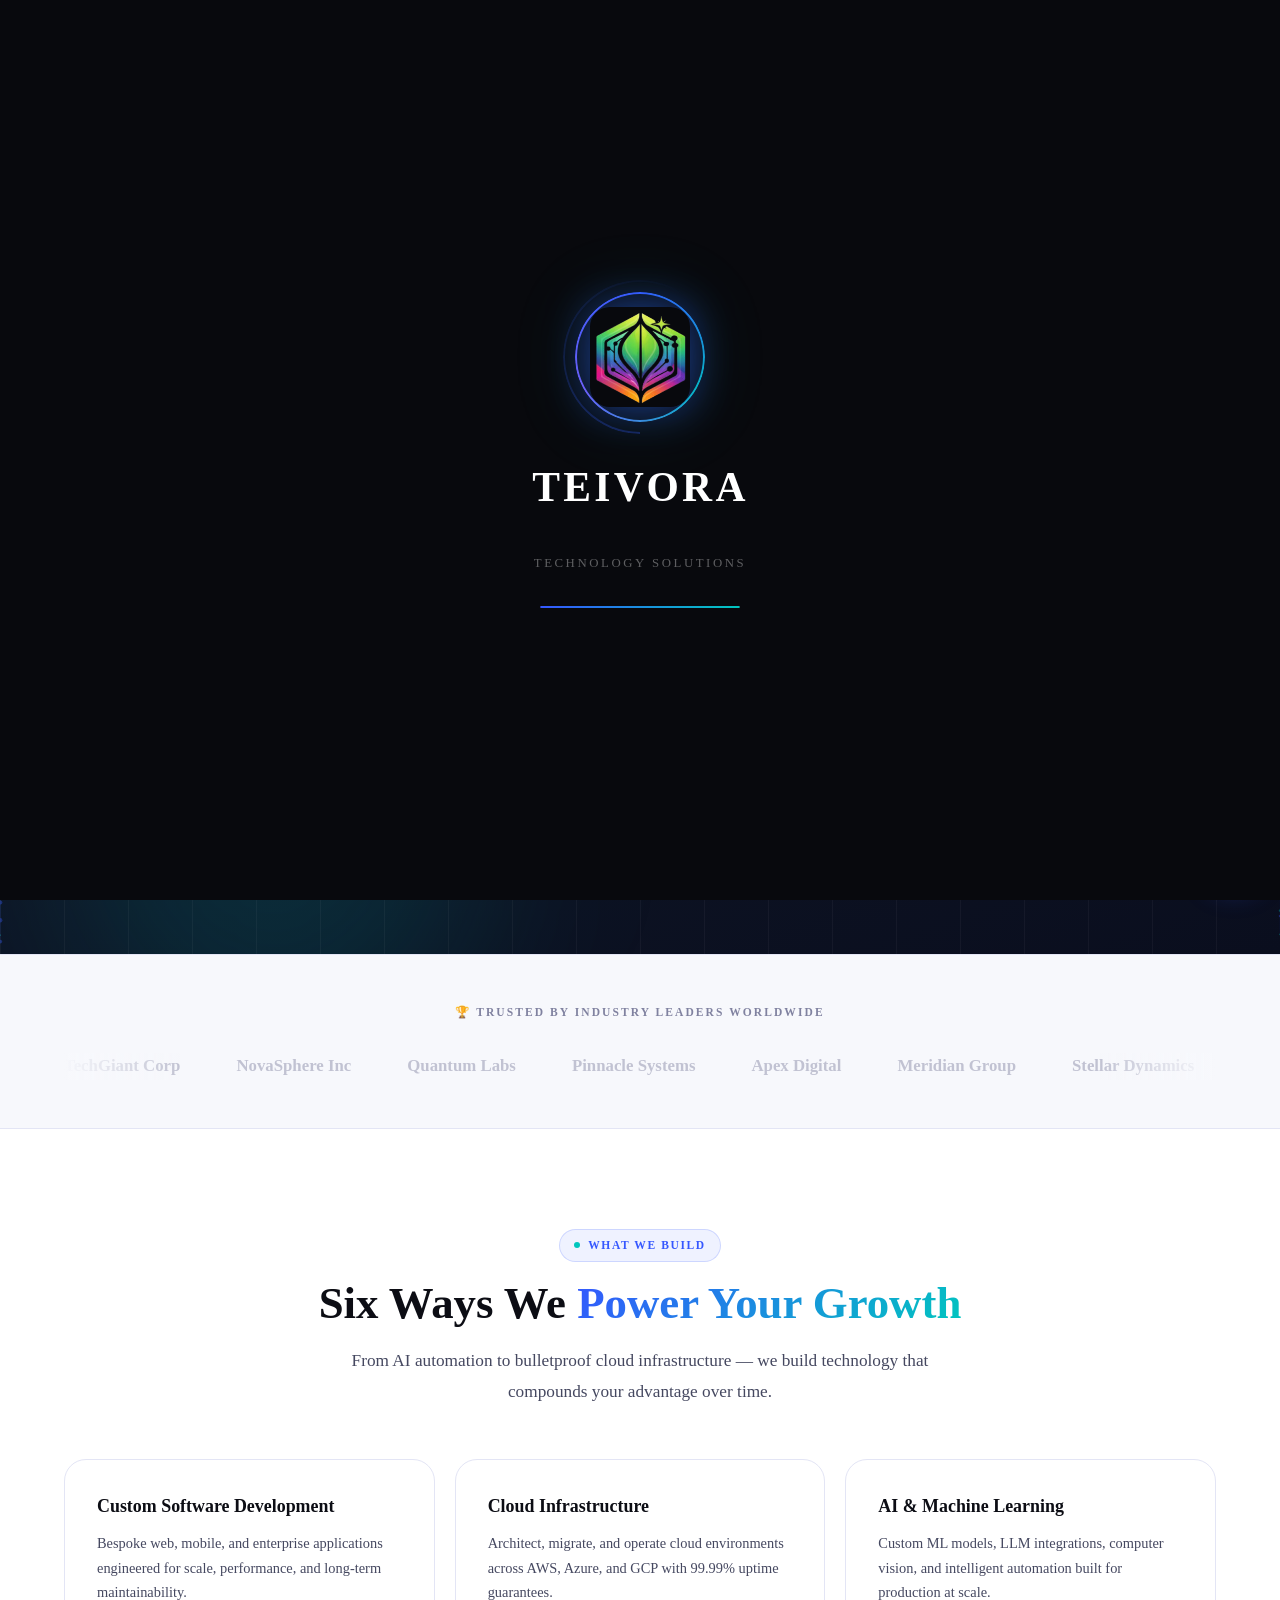
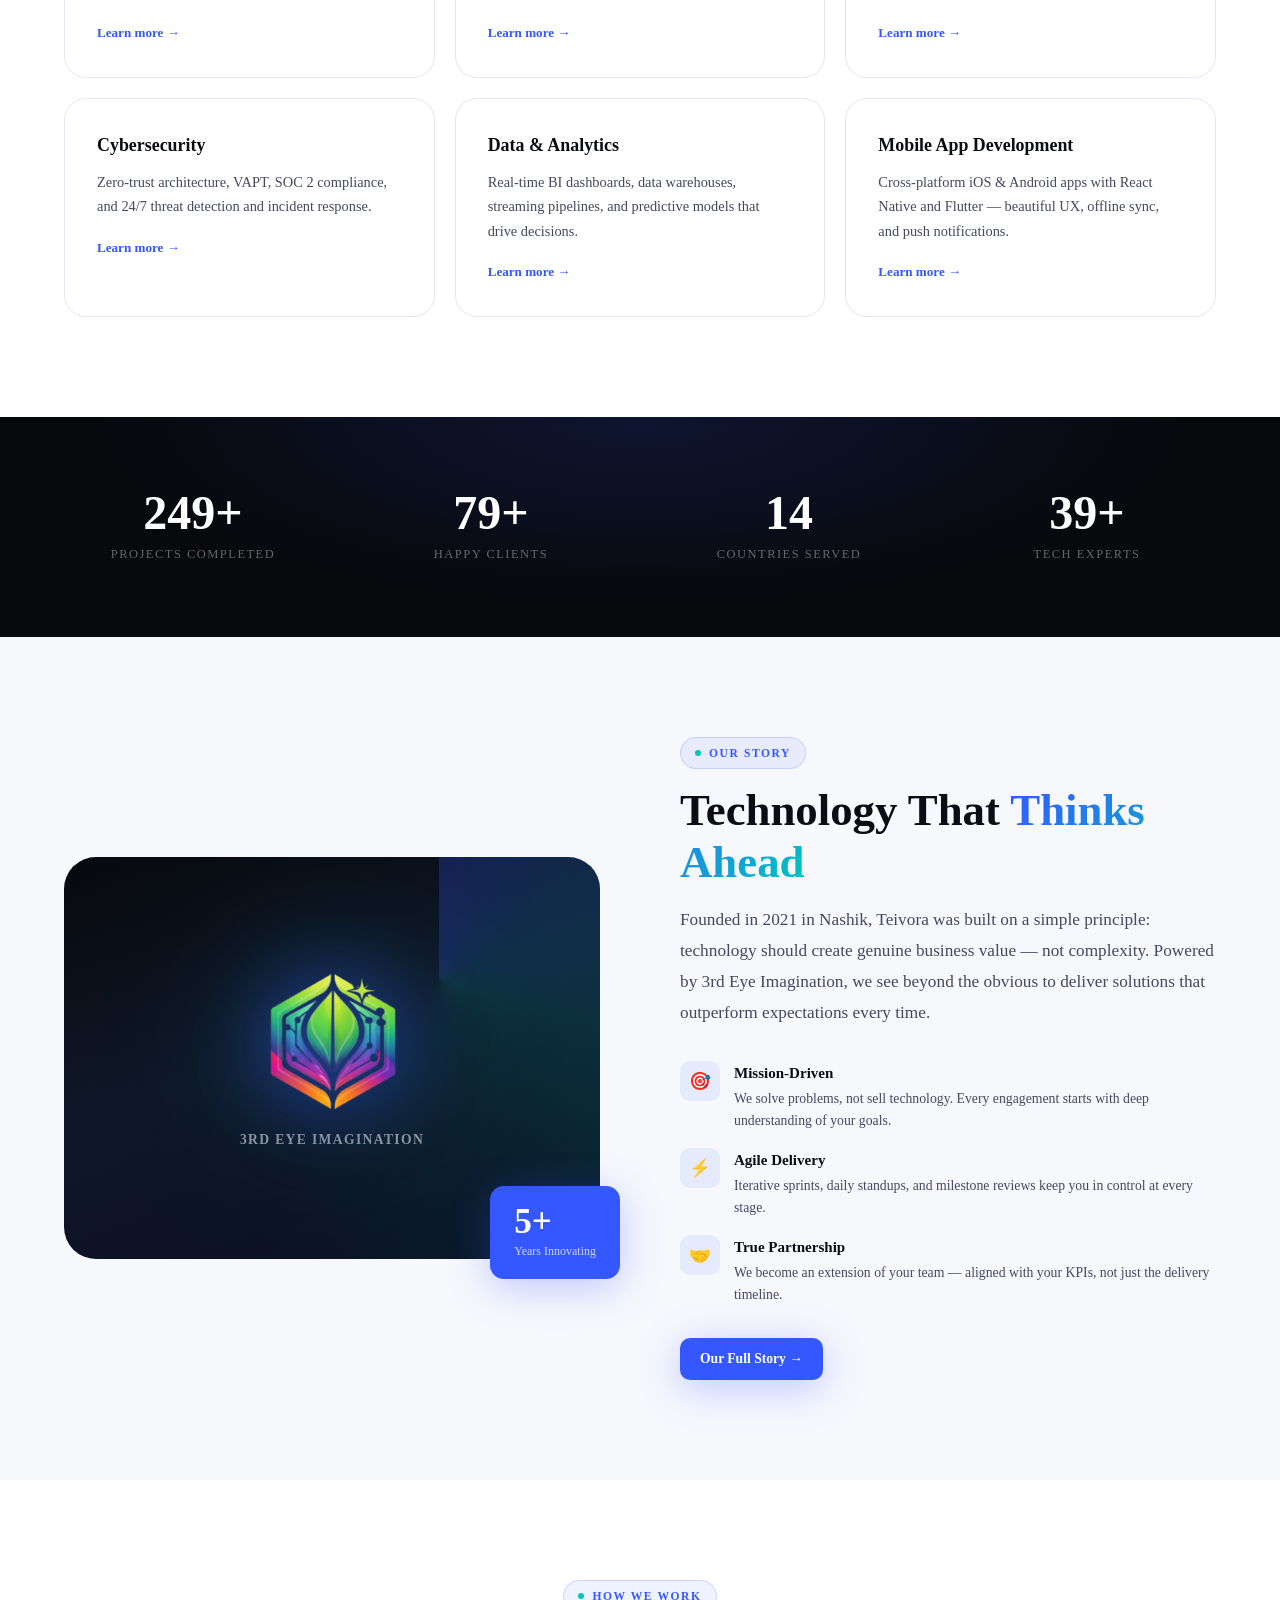
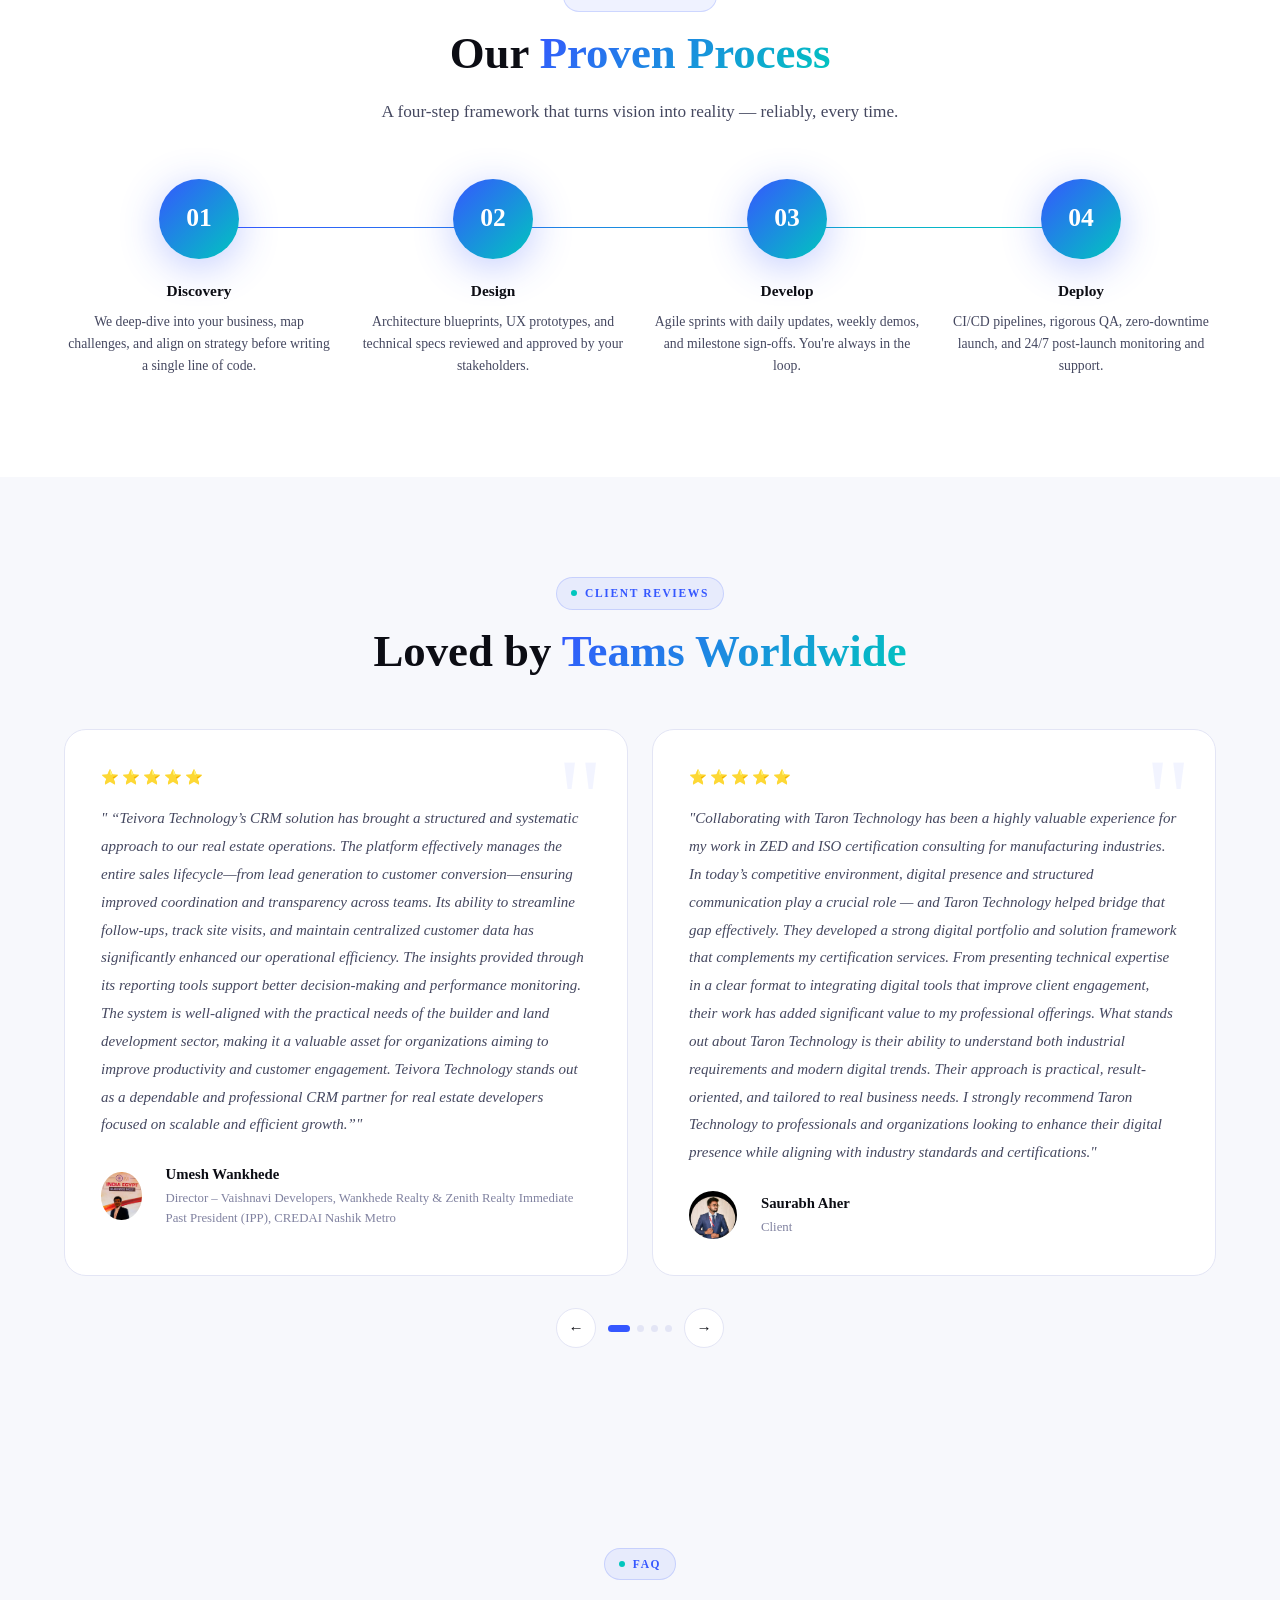
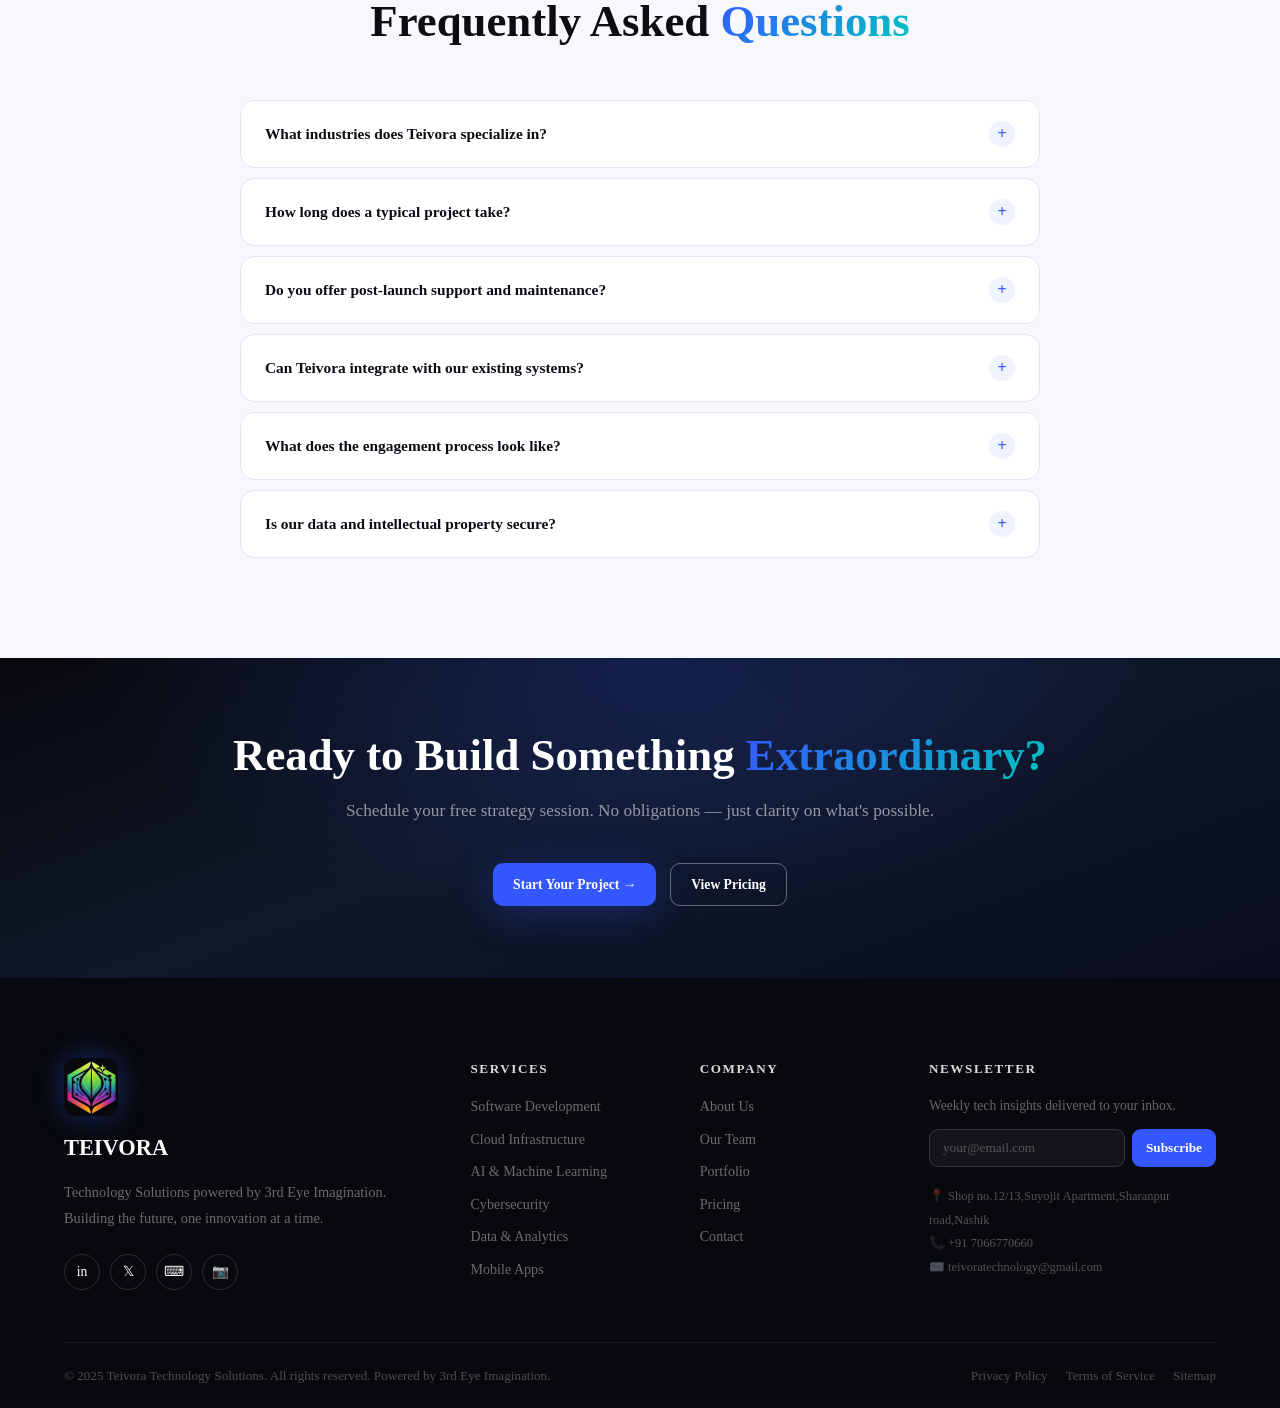
<file: index.html>
<!DOCTYPE html>
<html lang="en" data-theme="light">
<head>
<meta charset="UTF-8">
<meta name="viewport" content="width=device-width,initial-scale=1">
<title>Teivora Technology Solutions — AI · Cloud · Software · Cybersecurity</title>
<meta name="description" content="Teivora Technology Solutions — Powered by 3rd Eye Imagination. AI, Cloud, Cybersecurity and Custom Software Development from Pune, India.">
<meta name="keywords" content="technology solutions, AI, machine learning, cloud, cybersecurity, software development, Pune, India, Teivora">
<meta property="og:title" content="Teivora Technology Solutions">
<meta property="og:description" content="AI-powered technology solutions for modern enterprises.">
<meta property="og:image" content="images/logo.png">
<meta property="og:type" content="website">
<link rel="icon" type="image/x-icon" href="images/logo.ico">
<link rel="shortcut icon" href="images/logo.ico">
<link rel="apple-touch-icon" href="images/logo.ico">
<link rel="icon" href="images/logo.png">
<link rel="stylesheet" href="css/style.css">
</head>
<body>

<!-- SPLASH -->
<div id="splash">
  <div class="sp-logo-ring">
    <div class="sp-ring sp-ring-1"></div>
    <div class="sp-ring sp-ring-2"></div>
    <img src="images/logo.png" alt="Teivora" class="sp-logo-img" loading="eager">
  </div>
  <div class="sp-name">TEIVORA</div>
  <div class="sp-tagline">Technology Solutions</div>
  <div class="sp-bar"><div class="sp-fill"></div></div>
</div>

<!-- SCROLL BAR -->
<div id="scroll-progress"></div>

<!-- CURSORS -->
<div id="cursor-dot"></div>
<div id="cursor-ring"></div>

<!-- NAVBAR -->
<nav class="navbar" id="navbar">
  <a href="index.html" class="nav-logo">
    <div class="logo-img-wrap">
      <img src="images/logo.png" alt="Teivora" loading="lazy">
    </div>
    <div class="logo-text">
      <span class="logo-name">TEIVORA</span>
      <span class="logo-sub">Technology Solutions</span>
    </div>
  </a>
  <div class="nav-links">
    <a href="index.html" class="active">Home</a>
    <a href="pages/services.html">Services</a>
    <a href="pages/about.html">About</a>
    <a href="pages/portfolio.html">Portfolio</a>
    
    <a href="pages/pricing.html">Pricing</a>
    <a href="pages/team.html">Team</a>
    <a href="pages/contact.html">Contact</a>
  </div>
  <div class="nav-actions">
    <button class="btn-theme" title="Toggle theme">🌙</button>
    <a href="pages/contact.html" class="btn btn-primary">Get Started</a>
  </div>
  <button class="hamburger" aria-label="Menu"><span></span><span></span><span></span></button>
</nav>

<!-- MOBILE NAV -->
<nav class="mobile-nav" id="mobile-nav">
  <a href="index.html">Home</a>
  <a href="pages/services.html">Services</a>
  <a href="pages/about.html">About</a>
  <a href="pages/portfolio.html">Portfolio</a>
  
  <a href="pages/pricing.html">Pricing</a>
  <a href="pages/team.html">Team</a>
  <a href="pages/contact.html">Contact</a>
  <div class="mobile-nav-foot">
    <button class="btn-theme">🌙</button>
    <a href="pages/contact.html" class="mobile-nav-cta">Get Started →</a>
  </div>
</nav>

<!-- ═══ HERO ═══ -->
<section class="hero">
  <canvas id="hero-canvas" style="position:absolute;inset:0;width:100%;height:100%"></canvas>
  <div class="hero-mesh">
    <div class="hero-orb orb1"></div>
    <div class="hero-orb orb2"></div>
    <div class="hero-orb orb3"></div>
  </div>
  <div class="hero-grid-overlay"></div>
  <div class="wrap">
    <div class="hero-inner">
      <div class="hero-left">
        <div class="hero-eyebrow"><span class="dot"></span><span>Powered by 3rd Eye Imagination</span></div>
        <h1 class="title" style="color:#fff;margin-bottom:24px">
          Intelligent Tech<br>for a <span class="gr">Smarter Future</span>
        </h1>
        <p class="lead" style="color:rgba(255,255,255,.6);margin-bottom:36px">
          Teivora builds AI systems, cloud infrastructure, and custom software that gives enterprises a decisive competitive edge — faster, cheaper, and more reliably than anyone else.
        </p>
        <div class="hero-btns">
          <a href="pages/services.html" class="btn btn-primary">Explore Services →</a>
          <a href="pages/contact.html" class="btn btn-outline">Talk to an Expert</a>
        </div>
        <div class="hero-stats">
          <div class="hero-stat"><div class="n"><span data-count="250" data-suffix="+">0+</span></div><div class="l">Projects Delivered</div></div>
          <div class="hero-stat"><div class="n"><span data-count="98" data-suffix="%">0%</span></div><div class="l">Client Satisfaction</div></div>
          <div class="hero-stat"><div class="n"><span data-count="12" data-suffix="+">0+</span></div><div class="l">Years Experience</div></div>
          <div class="hero-stat"><div class="n"><span data-count="40" data-suffix="+">0+</span></div><div class="l">Tech Experts</div></div>
        </div>
      </div>
      <div class="hero-visual">
        <div class="iso-scene">
<style>
.iso-scene{position:relative;width:100%;max-width:480px;margin:0 auto;}
.iso-scene svg{width:100%;height:auto;filter:drop-shadow(0 24px 48px rgba(53,87,255,.18));}
@keyframes iso-float{0%,100%{transform:translateY(0)}50%{transform:translateY(-8px)}}
@keyframes iso-pulse{0%,100%{opacity:.7}50%{opacity:1}}
@keyframes iso-beam{0%{stroke-dashoffset:60}100%{stroke-dashoffset:0}}
@keyframes iso-spin{from{transform:rotate(0deg)}to{transform:rotate(360deg)}}
@keyframes iso-blink{0%,100%{opacity:1}50%{opacity:.3}}
.iso-group{animation:iso-float 4s ease-in-out infinite;}
.iso-group-delay{animation:iso-float 4s ease-in-out infinite;animation-delay:-1.5s;}
.iso-beam-line{stroke-dasharray:6 4;animation:iso-beam 1.2s linear infinite;}
.iso-pulse-dot{animation:iso-pulse 2s ease-in-out infinite;}
.iso-blink{animation:iso-blink 1.8s ease-in-out infinite;}
@media(prefers-reduced-motion:reduce){.iso-group,.iso-group-delay,.iso-beam-line,.iso-pulse-dot,.iso-blink{animation:none;}}
</style>
<svg viewBox="0 0 460 420" xmlns="http://www.w3.org/2000/svg" role="img" aria-label="Isometric illustration of a tech infrastructure: servers, cloud, AI brain, and connected devices">

<defs>
  <!-- Server tower face gradients -->
  <linearGradient id="srv-top" x1="0" y1="0" x2="0" y2="1"><stop offset="0%" stop-color="#4a6cf7"/><stop offset="100%" stop-color="#3557ff"/></linearGradient>
  <linearGradient id="srv-left" x1="0" y1="0" x2="1" y2="0"><stop offset="0%" stop-color="#1e3a8a"/><stop offset="100%" stop-color="#2547cc"/></linearGradient>
  <linearGradient id="srv-right" x1="0" y1="0" x2="1" y2="0"><stop offset="0%" stop-color="#1a2f70"/><stop offset="100%" stop-color="#1e3a8a"/></linearGradient>
  <!-- Cloud gradient -->
  <linearGradient id="cloud-g" x1="0" y1="0" x2="1" y2="1"><stop offset="0%" stop-color="#7c5cfc"/><stop offset="100%" stop-color="#4a6cf7"/></linearGradient>
  <!-- Platform base -->
  <linearGradient id="plat-top" x1="0" y1="0" x2="0" y2="1"><stop offset="0%" stop-color="#1e2a5e"/><stop offset="100%" stop-color="#162050"/></linearGradient>
  <linearGradient id="plat-left" x1="0" y1="0" x2="1" y2="0"><stop offset="0%" stop-color="#101840"/><stop offset="100%" stop-color="#162050"/></linearGradient>
  <linearGradient id="plat-right" x1="0" y1="0" x2="0" y2="1"><stop offset="0%" stop-color="#0d1435"/><stop offset="100%" stop-color="#101840"/></linearGradient>
  <!-- Device screen -->
  <linearGradient id="screen-g" x1="0" y1="0" x2="1" y2="1"><stop offset="0%" stop-color="#0d2060"/><stop offset="100%" stop-color="#1a3a90"/></linearGradient>
  <!-- AI glow -->
  <radialGradient id="ai-glow" cx="50%" cy="50%" r="50%"><stop offset="0%" stop-color="#7c5cfc" stop-opacity="0.5"/><stop offset="100%" stop-color="#7c5cfc" stop-opacity="0"/></radialGradient>
  <!-- Grid pattern for platform -->
  <pattern id="grid" width="20" height="11.5" patternUnits="userSpaceOnUse" patternTransform="translate(230,260)">
    <path d="M0 0 L10 5.75 L0 11.5" fill="none" stroke="rgba(255,255,255,0.06)" stroke-width="0.5"/>
    <path d="M20 0 L10 5.75 L20 11.5" fill="none" stroke="rgba(255,255,255,0.06)" stroke-width="0.5"/>
  </pattern>
</defs>

<!-- ─── PLATFORM BASE ─── -->
<g class="iso-group">
<!-- Top face -->
<polygon points="230,258 380,170 380,200 230,288" fill="url(#plat-top)" opacity="0.95"/>
<polygon points="80,170 230,258 230,288 80,200" fill="url(#plat-top)" opacity="0.9"/>
<polygon points="80,170 230,82 380,170 230,258" fill="url(#plat-top)"/>
<!-- Grid overlay on top -->
<polygon points="80,170 230,82 380,170 230,258" fill="url(#grid)" opacity="1"/>
<!-- Left face -->
<polygon points="80,170 80,200 230,288 230,258" fill="url(#plat-left)"/>
<!-- Right face -->
<polygon points="380,170 380,200 230,288 230,258" fill="url(#plat-right)"/>
<!-- Edge highlights -->
<polyline points="80,170 230,82 380,170" fill="none" stroke="rgba(99,130,255,0.4)" stroke-width="0.8"/>
<line x1="80" y1="170" x2="80" y2="200" stroke="rgba(99,130,255,0.25)" stroke-width="0.8"/>
<line x1="380" y1="170" x2="380" y2="200" stroke="rgba(99,130,255,0.25)" stroke-width="0.8"/>
<line x1="80" y1="200" x2="230" y2="288" stroke="rgba(99,130,255,0.2)" stroke-width="0.8"/>
<line x1="380" y1="200" x2="230" y2="288" stroke="rgba(99,130,255,0.2)" stroke-width="0.8"/>
</g>

<!-- ─── SERVER TOWER (center-left) ─── -->
<g class="iso-group" style="animation-delay:0s">
<!-- Server block 1 (bottom) top face -->
<polygon points="155,136 230,92 305,136 230,180" fill="url(#srv-top)"/>
<!-- left face -->
<polygon points="155,136 155,176 230,220 230,180" fill="url(#srv-left)"/>
<!-- right face -->
<polygon points="305,136 305,176 230,220 230,180" fill="url(#srv-right)"/>
<!-- Edge highlights -->
<polyline points="155,136 230,92 305,136" fill="none" stroke="rgba(120,160,255,0.5)" stroke-width="1"/>
<!-- Drive slots top face -->
<line x1="180" y1="118" x2="230" y2="90" stroke="rgba(120,160,255,0.3)" stroke-width="1"/>
<line x1="205" y1="131" x2="255" y2="103" stroke="rgba(120,160,255,0.3)" stroke-width="1"/>
<!-- LED dots on right face -->
<circle cx="272" cy="150" r="2.5" fill="#00ff88" class="iso-blink"/>
<circle cx="265" cy="161" r="2.5" fill="#4a6cf7" class="iso-pulse-dot"/>
<circle cx="258" cy="172" r="2.5" fill="#ff6b35" class="iso-blink" style="animation-delay:.6s"/>

<!-- Server block 2 (middle) -->
<polygon points="155,96 230,52 305,96 230,140" fill="#3d60f0"/>
<polygon points="155,96 155,136 230,180 230,140" fill="#1d3598"/>
<polygon points="305,96 305,136 230,180 230,140" fill="#162d8a"/>
<polyline points="155,96 230,52 305,96" fill="none" stroke="rgba(140,170,255,0.5)" stroke-width="1"/>
<!-- LED row block 2 -->
<circle cx="272" cy="110" r="2.5" fill="#00ff88" class="iso-pulse-dot" style="animation-delay:.3s"/>
<circle cx="265" cy="121" r="2.5" fill="#4a6cf7"/>
<line x1="178" y1="79" x2="225" y2="53" stroke="rgba(120,160,255,0.25)" stroke-width="0.8"/>
<line x1="202" y1="91" x2="248" y2="65" stroke="rgba(120,160,255,0.25)" stroke-width="0.8"/>

<!-- Server block 3 (top) -->
<polygon points="170,64 230,30 290,64 230,98" fill="#5070f8"/>
<polygon points="170,64 170,96 230,130 230,98" fill="#2040b0"/>
<polygon points="290,64 290,96 230,130 230,98" fill="#1a35a0"/>
<polyline points="170,64 230,30 290,64" fill="none" stroke="rgba(160,190,255,0.55)" stroke-width="1"/>
<circle cx="265" cy="80" r="3" fill="#7c5cfc" class="iso-pulse-dot" style="animation-delay:.9s"/>
</g>

<!-- ─── CLOUD BLOCK (top right) ─── -->
<g class="iso-group-delay" style="animation-delay:-2s">
<!-- Isometric cloud represented as rounded layered blocks -->
<!-- Base block -->
<polygon points="310,108 360,80 410,108 360,136" fill="#6040e0"/>
<polygon points="310,108 310,130 360,158 360,136" fill="#3a1fa0"/>
<polygon points="410,108 410,130 360,158 360,136" fill="#2e1890"/>
<!-- Mid block -->
<polygon points="320,88 360,65 400,88 360,111" fill="#7c5cfc"/>
<polygon points="320,88 320,108 360,131 360,111" fill="#4a30c0"/>
<polygon points="400,88 400,108 360,131 360,111" fill="#3d28b0"/>
<!-- Top puff -->
<polygon points="330,72 360,56 390,72 360,88" fill="#9878fd"/>
<polygon points="330,72 330,88 360,104 360,88" fill="#5a40d0"/>
<polygon points="390,72 390,88 360,104 360,88" fill="#4a35c0"/>
<!-- Shine edge -->
<polyline points="330,72 360,56 390,72" fill="none" stroke="rgba(220,200,255,0.5)" stroke-width="1"/>
<!-- Upload arrow symbol (top face) -->
<line x1="360" y1="80" x2="360" y2="68" stroke="rgba(255,255,255,0.5)" stroke-width="1.5" stroke-linecap="round"/>
<polyline points="355,73 360,67 365,73" fill="none" stroke="rgba(255,255,255,0.5)" stroke-width="1.5" stroke-linecap="round" stroke-linejoin="round"/>
<!-- Label -->
<text x="388" y="72" fill="rgba(180,160,255,0.9)" font-size="10" font-family="sans-serif" font-weight="600" letter-spacing="0.5">CLOUD</text>
</g>

<!-- ─── AI BRAIN NODE (left) ─── -->
<g class="iso-group" style="animation-delay:-.8s">
<!-- Glow circle -->
<ellipse cx="130" cy="148" rx="38" ry="22" fill="url(#ai-glow)"/>
<!-- Isometric hexagonal AI node -->
<polygon points="100,140 130,123 160,140 160,164 130,181 100,164" fill="#1a2070" stroke="#7c5cfc" stroke-width="1.5" stroke-linejoin="round"/>
<!-- Inner hex -->
<polygon points="110,143 130,132 150,143 150,161 130,172 110,161" fill="#2a30a0" stroke="rgba(124,92,252,0.4)" stroke-width="1"/>
<!-- Neural lines (emanating) -->
<line x1="100" y1="140" x2="80" y2="128" stroke="#7c5cfc" stroke-width="1" opacity="0.6"/>
<line x1="100" y1="164" x2="78" y2="168" stroke="#7c5cfc" stroke-width="1" opacity="0.5"/>
<line x1="130" y1="123" x2="130" y2="104" stroke="#7c5cfc" stroke-width="1" opacity="0.7"/>
<line x1="160" y1="140" x2="178" y2="130" stroke="#7c5cfc" stroke-width="1" opacity="0.6"/>
<!-- Center dot -->
<circle cx="130" cy="152" r="5" fill="#7c5cfc" class="iso-pulse-dot"/>
<circle cx="130" cy="152" r="9" fill="none" stroke="#7c5cfc" stroke-width="1" opacity="0.4" class="iso-pulse-dot" style="animation-delay:.4s"/>
<!-- Label -->
<text x="120" y="192" fill="rgba(160,140,255,0.9)" font-size="10" font-family="sans-serif" font-weight="600" letter-spacing="0.5">AI / ML</text>
</g>

<!-- ─── DEVICE / LAPTOP (bottom right) ─── -->
<g class="iso-group-delay">
<!-- Screen back -->
<polygon points="290,240 340,212 390,240 340,268" fill="#1a2880"/>
<!-- Screen front (face) -->
<polygon points="290,240 290,266 340,294 340,268" fill="#0f1850"/>
<polygon points="390,240 390,266 340,294 340,268" fill="#0a1240"/>
<!-- Screen content (display) — isometric face of screen -->
<polygon points="298,244 340,220 382,244 340,268" fill="url(#screen-g)"/>
<!-- Chart bars on screen (isometric illusion) -->
<polygon points="316,258 316,248 322,245 322,255" fill="#3557ff" opacity="0.9"/>
<polygon points="327,252 327,240 333,237 333,249" fill="#4a6cf7" opacity="0.9"/>
<polygon points="338,256 338,244 344,241 344,253" fill="#3557ff" opacity="0.9"/>
<polygon points="349,250 349,238 355,235 355,247" fill="#7c5cfc" opacity="0.9"/>
<polygon points="360,254 360,247 366,244 366,251" fill="#4a6cf7" opacity="0.9"/>
<!-- Screen shine edge -->
<polyline points="298,244 340,220 382,244" fill="none" stroke="rgba(100,150,255,0.4)" stroke-width="0.8"/>
<!-- Keyboard base -->
<polygon points="280,266 340,234 400,266 340,298" fill="#0d1848" opacity="0.8"/>
<polygon points="280,266 280,280 340,312 340,298" fill="#080f30"/>
<polygon points="400,266 400,280 340,312 340,298" fill="#060c28"/>
<polyline points="280,266 340,234 400,266" fill="none" stroke="rgba(60,90,200,0.3)" stroke-width="0.8"/>
<!-- Key rows illusion -->
<line x1="295" y1="274" x2="340" y2="250" stroke="rgba(80,120,255,0.2)" stroke-width="1"/>
<line x1="295" y1="282" x2="340" y2="258" stroke="rgba(80,120,255,0.2)" stroke-width="1"/>
</g>

<!-- ─── DATA BEAMS connecting elements ─── -->
<!-- Server to cloud -->
<line class="iso-beam-line" x1="295" y1="92" x2="335" y2="110" stroke="#7c5cfc" stroke-width="1.2" opacity="0.6"/>
<!-- Platform to AI node -->
<line class="iso-beam-line" x1="140" y1="175" x2="148" y2="165" stroke="#4a6cf7" stroke-width="1" opacity="0.5" style="animation-delay:.4s"/>
<!-- Platform to laptop -->
<line class="iso-beam-line" x1="310" y1="205" x2="318" y2="230" stroke="#3557ff" stroke-width="1" opacity="0.5" style="animation-delay:.8s"/>
<!-- Cloud to laptop -->
<line class="iso-beam-line" x1="370" y1="140" x2="370" y2="212" stroke="#7c5cfc" stroke-width="1" opacity="0.45" style="animation-delay:.2s"/>

<!-- ─── FLOATING DATA PARTICLES ─── -->
<circle cx="250" cy="130" r="2" fill="#4a6cf7" class="iso-pulse-dot" style="animation-delay:.2s"/>
<circle cx="310" cy="155" r="1.5" fill="#7c5cfc" class="iso-pulse-dot" style="animation-delay:.7s"/>
<circle cx="180" cy="155" r="1.5" fill="#00ff88" class="iso-blink" style="animation-delay:1s"/>
<circle cx="340" cy="185" r="2" fill="#4a6cf7" class="iso-pulse-dot" style="animation-delay:.4s"/>
<circle cx="270" cy="210" r="1.5" fill="#7c5cfc" class="iso-pulse-dot" style="animation-delay:1.2s"/>

<!-- ─── LABELS ─── -->
<text x="218" y="24" fill="rgba(100,140,255,0.7)" font-size="10" font-family="sans-serif" font-weight="600" letter-spacing="1" text-anchor="middle">SERVER</text>

</svg>
        </div>
      </div>
    </div>
  </div>
</section>

<!-- TRUSTED STRIP -->
<section class="strip">
  <div class="wrap">
    <p class="strip-label">🏆 Trusted by Industry Leaders Worldwide</p>
    <div class="strip-track-wrap">
      <div class="strip-track">
        <div class="strip-item">TechGiant Corp</div><div class="strip-item">NovaSphere Inc</div>
        <div class="strip-item">Quantum Labs</div><div class="strip-item">Pinnacle Systems</div>
        <div class="strip-item">Apex Digital</div><div class="strip-item">Meridian Group</div>
        <div class="strip-item">Stellar Dynamics</div><div class="strip-item">CoreBridge Tech</div>
        <div class="strip-item">FusionWave</div><div class="strip-item">BlueSky Ventures</div>
        <div class="strip-item">TechGiant Corp</div><div class="strip-item">NovaSphere Inc</div>
        <div class="strip-item">Quantum Labs</div><div class="strip-item">Pinnacle Systems</div>
        <div class="strip-item">Apex Digital</div><div class="strip-item">Meridian Group</div>
        <div class="strip-item">Stellar Dynamics</div><div class="strip-item">CoreBridge Tech</div>
        <div class="strip-item">FusionWave</div><div class="strip-item">BlueSky Ventures</div>
      </div>
    </div>
  </div>
</section>

<!-- SERVICES -->
<section class="section" id="services">
  <div class="wrap">
    <div class="tc rv">
      <div class="badge"><span class="badge-dot"></span>What We Build</div>
      <h2 class="title">Six Ways We <span class="gr">Power Your Growth</span></h2>
      <p class="lead" style="margin-top:16px">From AI automation to bulletproof cloud infrastructure — we build technology that compounds your advantage over time.</p>
    </div>
    <div class="svc-grid-main">
      <div class="svc-card rv" style="transition-delay:.05s">
        <div class="svc-bg-img" style="background-image:url('https://images.unsplash.com/photo-1555066931-4365d14bab8c?w=600&q=80')"></div>
      
        <h3>Custom Software Development</h3>
        <p>Bespoke web, mobile, and enterprise applications engineered for scale, performance, and long-term maintainability.</p>
        <a href="pages/services.html" class="svc-link">Learn more →</a>
      </div>
      <div class="svc-card rv" style="transition-delay:.1s">
        <div class="svc-bg-img" style="background-image:url('https://images.unsplash.com/photo-1544197150-b99a580bb7a8?w=600&q=80')"></div>
        
        <h3>Cloud Infrastructure</h3>
        <p>Architect, migrate, and operate cloud environments across AWS, Azure, and GCP with 99.99% uptime guarantees.</p>
        <a href="pages/services.html" class="svc-link">Learn more →</a>
      </div>
      <div class="svc-card rv" style="transition-delay:.15s">
        <div class="svc-bg-img" style="background-image:url('https://images.unsplash.com/photo-1677442135703-1787eea5ce01?w=600&q=80')"></div>
        
        <h3>AI &amp; Machine Learning</h3>
        <p>Custom ML models, LLM integrations, computer vision, and intelligent automation built for production at scale.</p>
        <a href="pages/services.html" class="svc-link">Learn more →</a>
      </div>
      <div class="svc-card rv" style="transition-delay:.2s">
        <div class="svc-bg-img" style="background-image:url('https://images.unsplash.com/photo-1614064641938-3bbee52942c7?w=600&q=80')"></div>
        
        <h3>Cybersecurity</h3>
        <p>Zero-trust architecture, VAPT, SOC 2 compliance, and 24/7 threat detection and incident response.</p>
        <a href="pages/services.html" class="svc-link">Learn more →</a>
      </div>
      <div class="svc-card rv" style="transition-delay:.25s">
        <div class="svc-bg-img" style="background-image:url('https://images.unsplash.com/photo-1551288049-bebda4e38f71?w=600&q=80')"></div>
        
        <h3>Data &amp; Analytics</h3>
        <p>Real-time BI dashboards, data warehouses, streaming pipelines, and predictive models that drive decisions.</p>
        <a href="pages/services.html" class="svc-link">Learn more →</a>
      </div>
      <div class="svc-card rv" style="transition-delay:.3s">
        <div class="svc-bg-img" style="background-image:url('https://images.unsplash.com/photo-1512941937669-90a1b58e7e9c?w=600&q=80')"></div>
        
        <h3>Mobile App Development</h3>
        <p>Cross-platform iOS &amp; Android apps with React Native and Flutter — beautiful UX, offline sync, and push notifications.</p>
        <a href="pages/services.html" class="svc-link">Learn more →</a>
      </div>
    </div>
  </div>
</section>

<!-- NUMBERS -->
<div class="numbers">
  <div class="wrap">
    <div class="numbers-grid">
      <div class="num-item rv"><div class="num-val"><span data-count="250" data-suffix="+">0+</span></div><div class="num-lbl">Projects Completed</div></div>
      <div class="num-item rv" style="transition-delay:.1s"><div class="num-val"><span data-count="80" data-suffix="+">0+</span></div><div class="num-lbl">Happy Clients</div></div>
      <div class="num-item rv" style="transition-delay:.2s"><div class="num-val"><span data-count="15" data-suffix="">0</span></div><div class="num-lbl">Countries Served</div></div>
      <div class="num-item rv" style="transition-delay:.3s"><div class="num-val"><span data-count="40" data-suffix="+">0+</span></div><div class="num-lbl">Tech Experts</div></div>
    </div>
  </div>
</div>

<!-- ABOUT -->
<section class="section" id="about" style="background:var(--c-bg2)">
  <div class="wrap">
    <div class="about-grid">
      <div class="about-visual rv-l">
        <div class="about-main-card">
          <div class="about-logo-glow">
            <img src="images/logo.png" alt="Teivora" loading="lazy">
            <div style="color:rgba(255,255,255,.55);font-size:.85rem;margin-top:14px;font-weight:600;letter-spacing:.1em;text-transform:uppercase">3rd Eye Imagination</div>
          </div>
        </div>
        <div class="about-badge-card"><div class="nb">5+</div><div class="nl">Years Innovating</div></div>
      </div>
      <div class="rv-r">
        <div class="badge"><span class="badge-dot"></span>Our Story</div>
        <h2 class="title">Technology That <span class="gr">Thinks Ahead</span></h2>
        <p class="lead" style="margin-top:16px">Founded in 2021 in Nashik, Teivora was built on a simple principle: technology should create genuine business value — not complexity. Powered by 3rd Eye Imagination, we see beyond the obvious to deliver solutions that outperform expectations every time.</p>
        <div class="about-feats">
          <div class="about-feat"><div class="feat-dot">🎯</div><div><h4>Mission-Driven</h4><p>We solve problems, not sell technology. Every engagement starts with deep understanding of your goals.</p></div></div>
          <div class="about-feat"><div class="feat-dot">⚡</div><div><h4>Agile Delivery</h4><p>Iterative sprints, daily standups, and milestone reviews keep you in control at every stage.</p></div></div>
          <div class="about-feat"><div class="feat-dot">🤝</div><div><h4>True Partnership</h4><p>We become an extension of your team — aligned with your KPIs, not just the delivery timeline.</p></div></div>
        </div>
        <a href="pages/about.html" class="btn btn-primary" style="margin-top:32px">Our Full Story →</a>
      </div>
    </div>
  </div>
</section>

<!-- PROCESS -->
<section class="section">
  <div class="wrap">
    <div class="tc rv">
      <div class="badge"><span class="badge-dot"></span>How We Work</div>
      <h2 class="title">Our <span class="gr">Proven Process</span></h2>
      <p class="lead" style="margin-top:16px">A four-step framework that turns vision into reality — reliably, every time.</p>
    </div>
    <div class="process-grid">
      <div class="proc-card rv" style="transition-delay:.05s"><div class="proc-num">01</div><h4>Discovery</h4><p>We deep-dive into your business, map challenges, and align on strategy before writing a single line of code.</p></div>
      <div class="proc-card rv" style="transition-delay:.1s"><div class="proc-num">02</div><h4>Design</h4><p>Architecture blueprints, UX prototypes, and technical specs reviewed and approved by your stakeholders.</p></div>
      <div class="proc-card rv" style="transition-delay:.15s"><div class="proc-num">03</div><h4>Develop</h4><p>Agile sprints with daily updates, weekly demos, and milestone sign-offs. You're always in the loop.</p></div>
      <div class="proc-card rv" style="transition-delay:.2s"><div class="proc-num">04</div><h4>Deploy</h4><p>CI/CD pipelines, rigorous QA, zero-downtime launch, and 24/7 post-launch monitoring and support.</p></div>
    </div>
  </div>
</section>

<!-- TESTIMONIALS -->
<section class="section" style="background:var(--c-bg2)">
  <div class="wrap">
    <div class="tc rv">
      <div class="badge"><span class="badge-dot"></span>Client Reviews</div>
      <h2 class="title">Loved by <span class="gr">Teams Worldwide</span></h2>
    </div>
    <div class="testi-wrap rv">
      <div class="testi-track">
        <div class="testi-card">
          <div class="stars"><span>⭐</span><span>⭐</span><span>⭐</span><span>⭐</span><span>⭐</span></div>
          <p class="testi-text">"

“Teivora Technology’s CRM solution has brought a structured and systematic approach to our real estate operations. The platform effectively manages the entire sales lifecycle—from lead generation to customer conversion—ensuring improved coordination and transparency across teams.

Its ability to streamline follow-ups, track site visits, and maintain centralized customer data has significantly enhanced our operational efficiency. The insights provided through its reporting tools support better decision-making and performance monitoring.

The system is well-aligned with the practical needs of the builder and land development sector, making it a valuable asset for organizations aiming to improve productivity and customer engagement.

Teivora Technology stands out as a dependable and professional CRM partner for real estate developers focused on scalable and efficient growth.”"</p>
          <div class="testi-author">
            <img src="images/umesh.jpeg" class="testi-img">
            <div>
              <div class="testi-name">Umesh Wankhede</div>
              <div class="testi-role">Director – Vaishnavi Developers, Wankhede Realty & Zenith Realty
Immediate Past President (IPP), CREDAI Nashik Metro</div>
            </div>
          </div>
        </div>

        <div class="testi-card">
          <div class="stars"><span>⭐</span><span>⭐</span><span>⭐</span><span>⭐</span><span>⭐</span></div>
          <p class="testi-text">"Collaborating with Taron Technology has been a highly valuable experience for my work in ZED and ISO certification consulting for manufacturing industries. In today’s competitive environment, digital presence and structured communication play a crucial role — and Taron Technology helped bridge that gap effectively.

They developed a strong digital portfolio and solution framework that complements my certification services. From presenting technical expertise in a clear format to integrating digital tools that improve client engagement, their work has added significant value to my professional offerings.

What stands out about Taron Technology is their ability to understand both industrial requirements and modern digital trends. Their approach is practical, result-oriented, and tailored to real business needs.

I strongly recommend Taron Technology to professionals and organizations looking to enhance their digital presence while aligning with industry standards and certifications."</p>
          <div class="testi-author">
            <img src="images/saurabh.jpeg" class="testi-img">
            <div>
              <div class="testi-name">Saurabh Aher</div>
              <div class="testi-role">Client</div>
            </div>
          </div>
        </div>

        <div class="testi-card">
          <div class="stars"><span>⭐</span><span>⭐</span><span>⭐</span><span>⭐</span><span>⭐</span></div>
          <p class="testi-text">"Working with Teivora Technology was an excellent experience. The team demonstrated strong expertise in AI-driven web development, CRM solutions, and machine learning projects. Their ability to understand business requirements and transform them into practical, scalable solutions is truly impressive.

The AI and ML systems developed significantly improved our workflow efficiency and decision-making process. The CRM solution was well-structured, user-friendly, and tailored perfectly to our needs.

Teivora Technology is highly professional, responsive, and committed to delivering quality work on time. I would highly recommend them to anyone looking for advanced technology solutions, especially in AI, web development, and automation.

— Geeta Fermah, United Kingdom"</p>
          <div class="testi-author">
            <img src="images/geeta.jpeg" class="testi-img">
            <div>
              <div class="testi-name">Geeta Fermah</div>
              <div class="testi-role">Surprise Me UK</div>
            </div>
          </div>
        </div>

        <div class="testi-card">
          <div class="stars"><span>⭐</span><span>⭐</span><span>⭐</span><span>⭐</span><span>⭐</span></div>
          <p class="testi-text">"Working with Teivora Technology has been a wonderful experience. Their expertise in developing smart and efficient digital solutions for the education sector is truly commendable.

They understood our teaching requirements across India and delivered a highly effective platform that made learning more structured, interactive, and accessible. The system has greatly improved our ability to manage students, track progress, and deliver quality education at scale.

Teivora Technology is professional, responsive, and dedicated to delivering solutions that truly make an impact. I would highly recommend them to anyone in the education field looking for advanced and reliable technology solutions.

— Reema Hiwarale, India"</p>
          <div class="testi-author">
            <img src="images/reema.jpeg" class="testi-img">
            <div>
              <div class="testi-name">Reema Hiwrale</div>
              <div class="testi-role">Professional Teacher</div>
            </div>
          </div>
        </div>

        

        <div class="testi-card">
          <div class="stars"><span>⭐</span><span>⭐</span><span>⭐</span><span>⭐</span><span>⭐</span></div>
          <p class="testi-text">"Working with Teivora Technology has been a game-changer for my professional growth. As a Sales Executive at Sahyadri Farms, I wanted a strong digital presence that could represent my skills and experience effectively — and their team delivered exactly that.

They didn’t just create a portfolio; they built a complete digital identity for me. From understanding my background to structuring the portfolio strategically, everything was handled with precision and creativity. The use of modern tools, clean design, and smart presentation has significantly improved how I showcase myself to clients and professionals.

What impressed me the most was their approach — combining technology with practical business thinking. The portfolio they created is not only visually appealing but also highly functional and impactful.

I highly recommend Taron Technology to anyone looking to build a strong digital presence and stand out professionally."</p>
          <div class="testi-author">
            <img src="images/mayur.jpeg" class="testi-img">
            <div>
              <div class="testi-name">Mayur Ahire</div>
              <div class="testi-role">Client</div>
            </div>
          </div>
        </div>

      </div>
    </div>

    <div class="carousel-nav">
      <button class="c-btn c-prev">←</button>
      <div class="c-dots">
        <div class="c-dot on"></div>
        <div class="c-dot"></div>
        <div class="c-dot"></div>
        <div class="c-dot"></div>
      </div>
      <button class="c-btn c-next">→</button>
    </div>
  </div>
</section>

<!-- PORTFOLIO 
<section class="section" id="portfolio">
  <div class="wrap">
    <div class="tc rv">
      <div class="badge"><span class="badge-dot"></span>Our Work</div>
      <h2 class="title">Projects That <span class="gr">Define Excellence</span></h2>
    </div>
    <div class="port-grid">
      <div class="port-card rv"><div class="port-bg" style="background:linear-gradient(135deg,#0f1728,#3557ff)"></div><div class="port-icon">🤖</div><div class="port-overlay"></div><div class="port-info"><span class="port-tag">AI / ML</span><h3>Predictive Analytics Platform</h3></div></div>
      <div class="port-card rv" style="transition-delay:.08s"><div class="port-bg" style="background:linear-gradient(135deg,#0f2040,#00c6be)"></div><div class="port-icon">☁️</div><div class="port-overlay"></div><div class="port-info"><span class="port-tag">Cloud</span><h3>Multi-Cloud Migration</h3></div></div>
      <div class="port-card rv" style="transition-delay:.16s"><div class="port-bg" style="background:linear-gradient(135deg,#0f1f18,#22c55e)"></div><div class="port-icon">🛡️</div><div class="port-overlay"></div><div class="port-info"><span class="port-tag">Security</span><h3>Zero-Trust Architecture</h3></div></div>
      <div class="port-card rv" style="transition-delay:.24s"><div class="port-bg" style="background:linear-gradient(135deg,#1a0f3c,#7c5cfc)"></div><div class="port-icon">📱</div><div class="port-overlay"></div><div class="port-info"><span class="port-tag">Mobile</span><h3>FinTech Super App</h3></div></div>
      <div class="port-card rv" style="transition-delay:.32s"><div class="port-bg" style="background:linear-gradient(135deg,#1a1000,#f59e0b)"></div><div class="port-icon">📊</div><div class="port-overlay"></div><div class="port-info"><span class="port-tag">Analytics</span><h3>Real-Time BI Dashboard</h3></div></div>
      <div class="port-card rv" style="transition-delay:.4s"><div class="port-bg" style="background:linear-gradient(135deg,#001520,#3557ff)"></div><div class="port-icon">💻</div><div class="port-overlay"></div><div class="port-info"><span class="port-tag">Software</span><h3>Enterprise ERP Suite</h3></div></div>
    </div>
    <div class="tc" style="margin-top:40px"><a href="pages/portfolio.html" class="btn btn-primary">View All Projects →</a></div>
  </div>
</section>
-->
<!-- FAQ -->
<section class="section" style="background:var(--c-bg2)">
  <div class="wrap">
    <div class="tc rv">
      <div class="badge"><span class="badge-dot"></span>FAQ</div>
      <h2 class="title">Frequently Asked <span class="gr">Questions</span></h2>
    </div>
    <div class="faq-list">
      <div class="faq-item rv"><button class="faq-q">What industries does Teivora specialize in?<span class="faq-ic">+</span></button><div class="faq-body"><p class="faq-text">We serve FinTech, HealthTech, E-Commerce, Manufacturing, Education, and Government sectors across India and 15 other countries. Our teams have deep domain expertise to meet sector-specific compliance requirements.</p></div></div>
      <div class="faq-item rv"><button class="faq-q">How long does a typical project take?<span class="faq-ic">+</span></button><div class="faq-body"><p class="faq-text">A typical MVP takes 6–12 weeks. Enterprise-scale digital transformations span 3–12 months. We provide detailed roadmaps with clear milestones after the discovery sprint so you always know exactly where things stand.</p></div></div>
      <div class="faq-item rv"><button class="faq-q">Do you offer post-launch support and maintenance?<span class="faq-ic">+</span></button><div class="faq-body"><p class="faq-text">Yes — all projects include a dedicated support period. We offer Starter (48hr SLA), Professional (4hr SLA), and Enterprise (1hr SLA) support tiers with proactive monitoring and regular performance reviews.</p></div></div>
      <div class="faq-item rv"><button class="faq-q">Can Teivora integrate with our existing systems?<span class="faq-ic">+</span></button><div class="faq-body"><p class="faq-text">Integration is a core strength. We've built connectors for SAP, Salesforce, HubSpot, AWS, Azure, Stripe, and hundreds of custom legacy systems. We follow API-first design principles for maximum interoperability.</p></div></div>
      <div class="faq-item rv"><button class="faq-q">What does the engagement process look like?<span class="faq-ic">+</span></button><div class="faq-body"><p class="faq-text">We begin with a free 30-minute discovery call, then propose a tailored solution with timeline and investment. After agreement we kick off a formal discovery sprint, then move to design, development, QA, and launch.</p></div></div>
      <div class="faq-item rv"><button class="faq-q">Is our data and intellectual property secure?<span class="faq-ic">+</span></button><div class="faq-body"><p class="faq-text">Security is non-negotiable. All engagements are covered by strict NDAs. We use encrypted channels, role-based access, and SOC 2-aligned practices. All IP developed for your project belongs exclusively to you.</p></div></div>
    </div>
  </div>
</section>

<!-- CTA BANNER -->
<section style="background:var(--grd-hero);padding:72px 0;position:relative;overflow:hidden;text-align:center">
  <div style="position:absolute;inset:0;background:radial-gradient(ellipse at 50% 0%,rgba(53,87,255,.2),transparent 60%)"></div>
  <div class="wrap rv" style="position:relative;z-index:1">
    <h2 class="title" style="color:#fff;margin-bottom:14px">Ready to Build Something <span class="gr">Extraordinary?</span></h2>
    <p class="lead" style="color:rgba(255,255,255,.55);margin:0 auto 36px">Schedule your free strategy session. No obligations — just clarity on what's possible.</p>
    <div style="display:flex;gap:14px;justify-content:center;flex-wrap:wrap">
      <a href="pages/contact.html" class="btn btn-primary">Start Your Project →</a>
      <a href="pages/pricing.html" class="btn btn-outline">View Pricing</a>
    </div>
  </div>
</section>

<!-- FOOTER -->
<footer>
  <div class="wrap">
    <div class="foot-grid">
     <div class="foot-brand">
    <img src="images/logo.png" alt="Teivora" style="width:54px;border-radius:12px;margin-bottom:14px;box-shadow:0 0 28px rgba(53,87,255,.4)" loading="lazy">

    <h3>TEIVORA</h3>

    <p>Technology Solutions powered by 3rd Eye Imagination. Building the future, one innovation at a time.</p>

    <div class="foot-soc">
        <a href="https://www.linkedin.com/in/teivora-technology-624a3b401/" target="_blank" class="fsoc" aria-label="LinkedIn">in</a>

        <a href="https://x.com/teivora75224" target="_blank" class="fsoc" aria-label="Twitter">𝕏</a>

        <a href="https://github.com/yourprofile" target="_blank" class="fsoc" aria-label="GitHub">⌨</a>

        <a href="https://instagram.com/yourprofile" target="_blank" class="fsoc" aria-label="Instagram">📷</a>
    </div>
</div>
      <div class="foot-col">
        <h4>Services</h4>
        <div class="foot-links">
          <a href="pages/services.html">Software Development</a>
          <a href="pages/services.html">Cloud Infrastructure</a>
          <a href="pages/services.html">AI &amp; Machine Learning</a>
          <a href="pages/services.html">Cybersecurity</a>
          <a href="pages/services.html">Data &amp; Analytics</a>
          <a href="pages/services.html">Mobile Apps</a>
        </div>
      </div>
      <div class="foot-col">
        <h4>Company</h4>
        <div class="foot-links">
          <a href="pages/about.html">About Us</a>
          <a href="pages/team.html">Our Team</a>
          <a href="pages/portfolio.html">Portfolio</a>
          
          <a href="pages/pricing.html">Pricing</a>
          <a href="pages/contact.html">Contact</a>
        </div>
      </div>
      <div class="foot-col">
        <h4>Newsletter</h4>
        <p style="color:rgba(255,255,255,.38);font-size:.85rem;margin-bottom:4px">Weekly tech insights delivered to your inbox.</p>
        <form class="nl-form" onsubmit="this.querySelector('.nl-btn').textContent='✓ Done!';this.querySelector('.nl-in').value='';event.preventDefault()">
          <input type="email" class="nl-in" placeholder="your@email.com" required>
          <button type="submit" class="nl-btn">Subscribe</button>
        </form>
        <div style="margin-top:18px;color:rgba(255,255,255,.3);font-size:.78rem;line-height:1.9">
          📍 Shop no.12/13,Suyojit Apartment,Sharanpur road,Nashik<br>
          📞 +91 7066770660<br>
          ✉️ teivoratechnology@gmail.com
        </div>
      </div>
    </div>
  </div>
  <div class="wrap">
    <div class="foot-bottom">
      <p>© 2025 Teivora Technology Solutions. All rights reserved. Powered by 3rd Eye Imagination.</p>
      <div class="foot-bottom-links">
        <a href="#">Privacy Policy</a>
        <a href="#">Terms of Service</a>
        <a href="#">Sitemap</a>
      </div>
    </div>
  </div>
</footer>

<!-- BACK TO TOP -->
<button id="btt" aria-label="Back to top">↑</button>

<!-- WHATSAPP -->
<a id="wa-btn" href="https://wa.me/917076770660?text=Hi%20Teivora%2C%20I%27d%20like%20to%20discuss%20a%20project" target="_blank" rel="noopener" aria-label="WhatsApp">💬</a>

<!-- CHAT -->
<div id="chat-widget">
  <div class="chat-box">
    <div class="chat-head">
      <div class="chat-av">🤖</div>
      <div class="chat-head-info">
        <h4>Teivora Support</h4>
        <p class="chat-online">Online now</p>
      </div>
    </div>
    <div class="chat-msgs">
      <div class="cmsg bot">👋 Hi! Welcome to Teivora. How can I help you today?</div>
    </div>
    <div class="chat-row">
      <input type="text" class="chat-in" placeholder="Type a message…">
      <button class="chat-send">➤</button>
    </div>
  </div>
  <button class="chat-btn-wrap" aria-label="Open chat">💬</button>
</div>

<!-- COOKIE -->
<div id="cookie" class="hide">
  <div class="ck-text"><strong>🍪 We use cookies</strong> to personalise content, analyse traffic, and improve your experience. See our <a href="#" style="color:var(--c-blue)">Cookie Policy</a>.</div>
  <div class="ck-btns">
    <button class="ck-ok">Accept All</button>
    <button class="ck-no">Decline</button>
  </div>
</div>

<script src="js/main.js"></script>
</body>
</html>
</file>
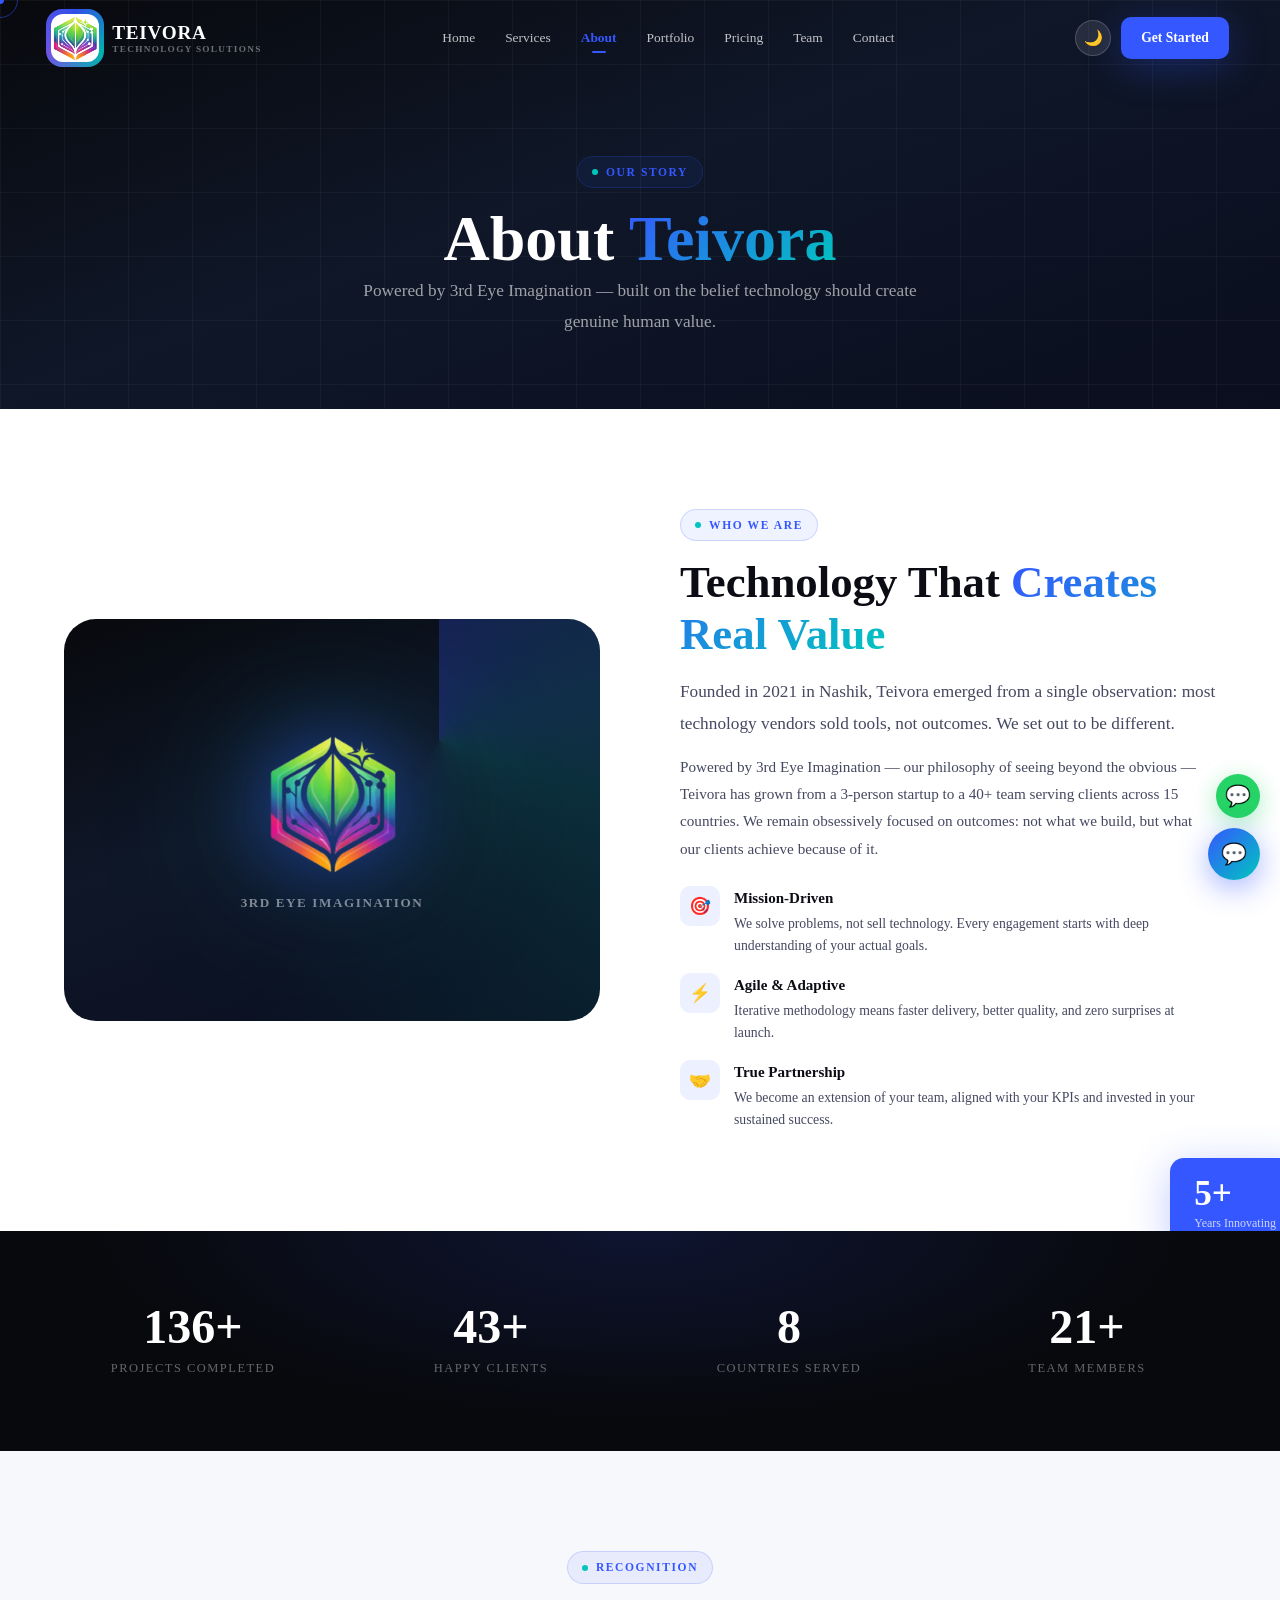
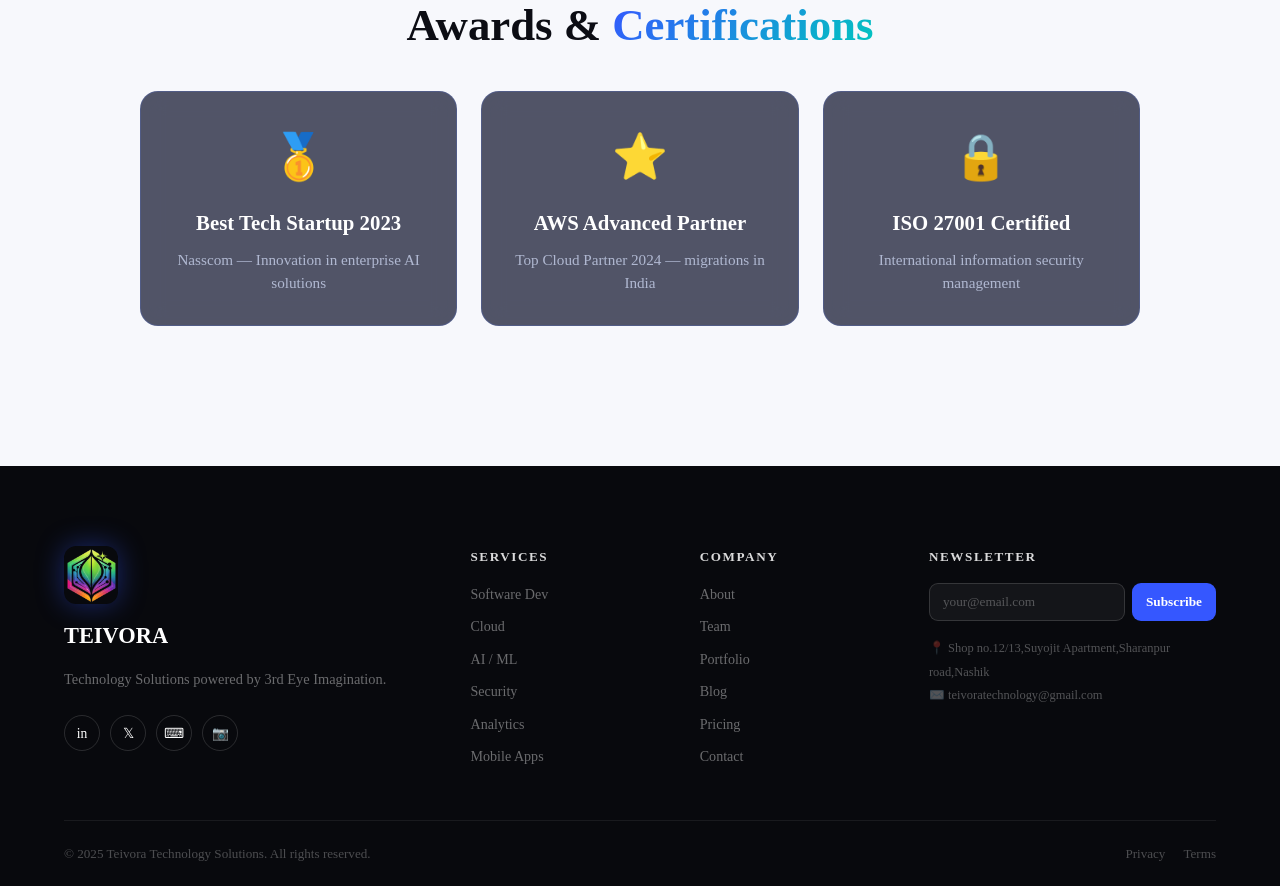
<file: pages/about.html>
<!DOCTYPE html>
<html lang="en" data-theme="light">
<head>
<meta charset="UTF-8"><meta name="viewport" content="width=device-width,initial-scale=1">
<title>About Us — Teivora Technology Solutions</title>
<link rel="icon" href="../images/logo.png">
<link rel="stylesheet" href="../css/style.css">

</head>
<body>
<div id="scroll-progress"></div>
<div id="cursor-dot"></div>
<div id="cursor-ring"></div>
<nav class="navbar" id="navbar">
  <a href="../index.html" class="nav-logo">
    <div class="logo-img-wrap">
      <img src="../images/logo.png" alt="Teivora" loading="lazy">
    </div>
    <div class="logo-text">
      <span class="logo-name">TEIVORA</span>
      <span class="logo-sub">Technology Solutions</span>
    </div>
  </a>
  <div class="nav-links">
    <a href="../index.html">Home</a>
    <a href="services.html">Services</a>
    <a href="about.html" class="active">About</a>
    <a href="portfolio.html">Portfolio</a>
    
    <a href="pricing.html">Pricing</a>
    <a href="team.html">Team</a>
    <a href="contact.html">Contact</a>
  </div>
  <div class="nav-actions">
    <button class="btn-theme">🌙</button>
    <a href="contact.html" class="btn btn-primary">Get Started</a>
  </div>
  <button class="hamburger" aria-label="Menu"><span></span><span></span><span></span></button>
</nav>
<nav class="mobile-nav" id="mobile-nav">
  <a href="../index.html">Home</a>
  <a href="services.html">Services</a>
  <a href="about.html">About</a>
  <a href="portfolio.html">Portfolio</a>
  
  <a href="pricing.html">Pricing</a>
  <a href="team.html">Team</a>
  <a href="contact.html">Contact</a>
  <div class="mobile-nav-foot">
    <button class="btn-theme">🌙</button>
    <a href="contact.html" class="mobile-nav-cta">Get Started →</a>
  </div>
</nav>

<div class="page-hero">
  <div class="wrap">
    <div class="badge" style="margin:0 auto 16px"><span class="badge-dot"></span>Our Story</div>
    <h1 class="title" style="color:#fff">About <span class="gr">Teivora</span></h1>
    <p class="lead" style="color:rgba(255,255,255,.6)">Powered by 3rd Eye Imagination — built on the belief technology should create genuine human value.</p>
  </div>
</div>

<section class="section">
  <div class="wrap">
    <div class="about-grid">
      <div class="rv-l">
        <div class="about-main-card">
          <div class="about-logo-glow">
            <img src="../images/logo.png" alt="Teivora" loading="lazy">
            <div style="color:rgba(255,255,255,.5);font-size:.82rem;margin-top:14px;font-weight:600;letter-spacing:.12em;text-transform:uppercase">3rd Eye Imagination</div>
          </div>
        </div>
        <div class="about-badge-card"><div class="nb">5+</div><div class="nl">Years Innovating</div></div>
      </div>
      <div class="rv-r">
        <div class="badge"><span class="badge-dot"></span>Who We Are</div>
        <h2 class="title">Technology That <span class="gr">Creates Real Value</span></h2>
        <p class="lead" style="margin-top:16px">Founded in 2021 in Nashik, Teivora emerged from a single observation: most technology vendors sold tools, not outcomes. We set out to be different.</p>
        <p style="color:var(--c-text2);margin-top:14px;line-height:1.8;font-size:.95rem">Powered by 3rd Eye Imagination — our philosophy of seeing beyond the obvious — Teivora has grown from a 3-person startup to a 40+ team serving clients across 15 countries. We remain obsessively focused on outcomes: not what we build, but what our clients achieve because of it.</p>
        <div class="about-feats" style="margin-top:24px">
          <div class="about-feat"><div class="feat-dot">🎯</div><div><h4>Mission-Driven</h4><p>We solve problems, not sell technology. Every engagement starts with deep understanding of your actual goals.</p></div></div>
          <div class="about-feat"><div class="feat-dot">⚡</div><div><h4>Agile & Adaptive</h4><p>Iterative methodology means faster delivery, better quality, and zero surprises at launch.</p></div></div>
          <div class="about-feat"><div class="feat-dot">🤝</div><div><h4>True Partnership</h4><p>We become an extension of your team, aligned with your KPIs and invested in your sustained success.</p></div></div>
        </div>
      </div>
    </div>
  </div>
</section>

<div class="numbers">
  <div class="wrap">
    <div class="numbers-grid">
      <div class="num-item rv"><div class="num-val"><span data-count="250" data-suffix="+">0+</span></div><div class="num-lbl">Projects Completed</div></div>
      <div class="num-item rv"><div class="num-val"><span data-count="80" data-suffix="+">0+</span></div><div class="num-lbl">Happy Clients</div></div>
      <div class="num-item rv"><div class="num-val"><span data-count="15">0</span></div><div class="num-lbl">Countries Served</div></div>
      <div class="num-item rv"><div class="num-val"><span data-count="40" data-suffix="+">0+</span></div><div class="num-lbl">Team Members</div></div>
    </div>
  </div>
</div>

<section class="section" style="background:var(--c-bg2)">
  <div class="wrap tc">
    <div class="badge" style="margin:0 auto 16px"><span class="badge-dot"></span>Recognition</div>
    <h2 class="title">Awards &amp; <span class="gr">Certifications</span></h2>
  <div class="awards-section">
  <div class="awards-grid">
    
    <div class="award-card">
      <div class="icon">🥇</div>
      <h3>Best Tech Startup 2023</h3>
      <p>Nasscom — Innovation in enterprise AI solutions</p>
    </div>

    <div class="award-card">
      <div class="icon">⭐</div>
      <h3>AWS Advanced Partner</h3>
      <p>Top Cloud Partner 2024 — migrations in India</p>
    </div>

    <div class="award-card">
      <div class="icon">🔒</div>
      <h3>ISO 27001 Certified</h3>
      <p>International information security management</p>
    </div>

  </div>
</div>
  </div>
</section>

<footer>
  <div class="wrap">
    <div class="foot-grid">
      <div class="foot-brand">
        <img src="../images/logo.png" alt="Teivora" style="width:54px;border-radius:12px;margin-bottom:14px;box-shadow:0 0 28px rgba(53,87,255,.4)" loading="lazy">
        <h3>TEIVORA</h3>
        <p>Technology Solutions powered by 3rd Eye Imagination.</p>
        <div class="foot-soc">
        <a href="https://www.linkedin.com/in/teivora-technology-624a3b401/" target="_blank" class="fsoc" aria-label="LinkedIn">in</a>

        <a href="https://x.com/teivora75224" target="_blank" class="fsoc" aria-label="Twitter">𝕏</a>

        <a href="https://github.com/yourprofile" target="_blank" class="fsoc" aria-label="GitHub">⌨</a>

        <a href="https://instagram.com/yourprofile" target="_blank" class="fsoc" aria-label="Instagram">📷</a>
    </div>
      </div>
      <div class="foot-col"><h4>Services</h4><div class="foot-links">
        <a href="services.html">Software Dev</a><a href="services.html">Cloud</a>
        <a href="services.html">AI / ML</a><a href="services.html">Security</a>
        <a href="services.html">Analytics</a><a href="services.html">Mobile Apps</a>
      </div></div>
      <div class="foot-col"><h4>Company</h4><div class="foot-links">
        <a href="about.html">About</a><a href="team.html">Team</a>
        <a href="portfolio.html">Portfolio</a><a href="blog.html">Blog</a>
        <a href="pricing.html">Pricing</a><a href="contact.html">Contact</a>
      </div></div>
      <div class="foot-col"><h4>Newsletter</h4>
        <form class="nl-form" onsubmit="this.querySelector('.nl-btn').textContent='✓ Done!';this.querySelector('.nl-in').value='';event.preventDefault()">
          <input type="email" class="nl-in" placeholder="your@email.com" required>
          <button type="submit" class="nl-btn">Subscribe</button>
        </form>
        <div style="margin-top:16px;color:rgba(255,255,255,.3);font-size:.78rem;line-height:1.9">
           📍 Shop no.12/13,Suyojit Apartment,Sharanpur road,Nashik<br>✉️ teivoratechnology@gmail.com
        </div>
      </div>
    </div>
  </div>
  <div class="wrap">
    <div class="foot-bottom">
      <p>© 2025 Teivora Technology Solutions. All rights reserved.</p>
      <div class="foot-bottom-links"><a href="#">Privacy</a><a href="#">Terms</a></div>
    </div>
  </div>
</footer>
<button id="btt" aria-label="Back to top">↑</button>
<a id="wa-btn" href="https://wa.me/917076770660" target="_blank" rel="noopener" aria-label="WhatsApp">💬</a>
<div id="chat-widget">
  <div class="chat-box">
    <div class="chat-head"><div class="chat-av">🤖</div><div class="chat-head-info"><h4>Teivora Support</h4><p class="chat-online">Online now</p></div></div>
    <div class="chat-msgs"><div class="cmsg bot">👋 Hi! How can I help you today?</div></div>
    <div class="chat-row"><input type="text" class="chat-in" placeholder="Type a message…"><button class="chat-send">➤</button></div>
  </div>
  <button class="chat-btn-wrap" aria-label="Open chat">💬</button>
</div>
<div id="cookie" class="hide">
  <div class="ck-text"><strong>🍪 Cookies</strong> help us improve your experience.</div>
  <div class="ck-btns"><button class="ck-ok">Accept</button><button class="ck-no">Decline</button></div>
</div>
<script src="../js/main.js"></script>
</body>
</html>
</file>
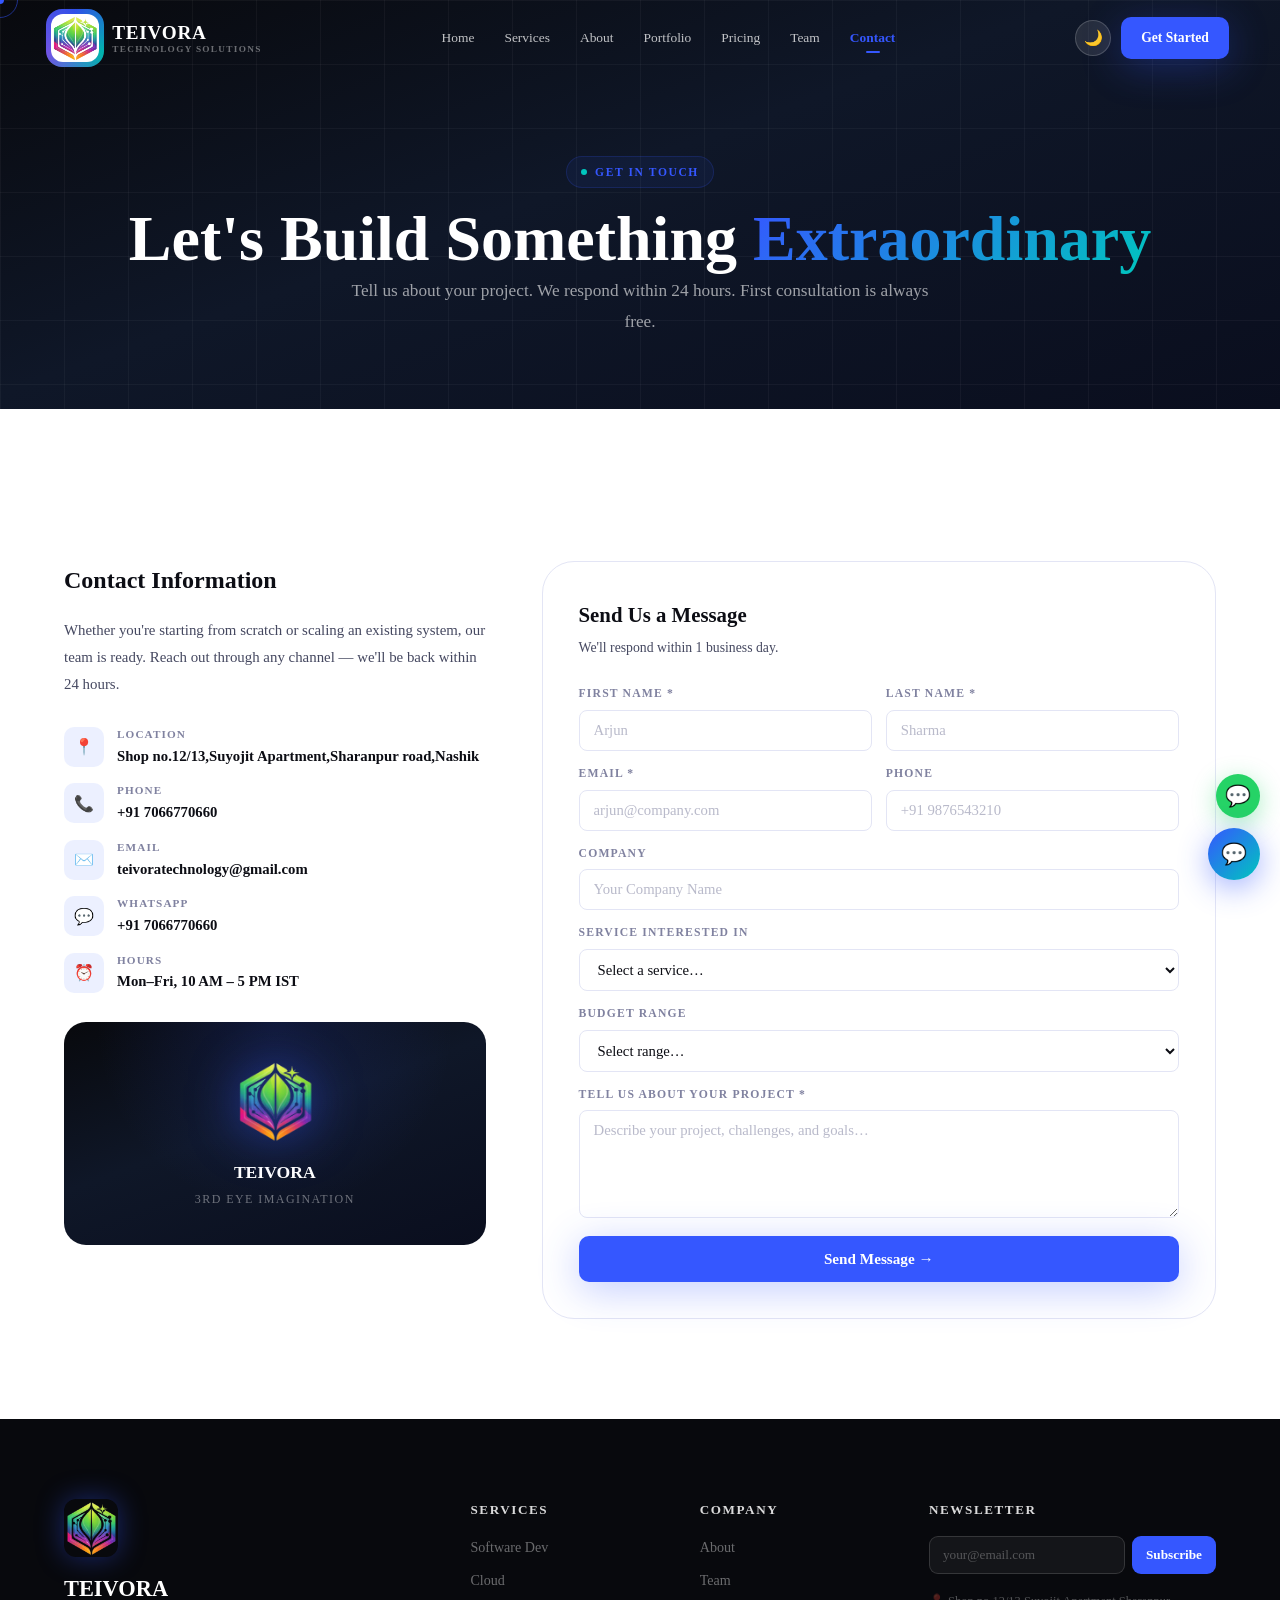
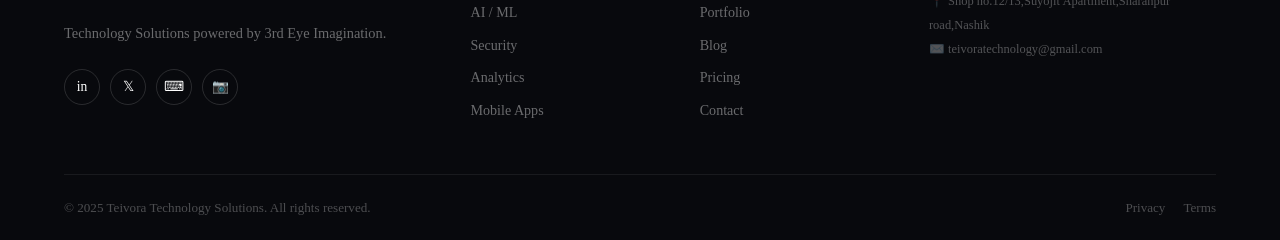
<file: pages/contact.html>
<!DOCTYPE html>
<html lang="en" data-theme="light">
<head>
<meta charset="UTF-8"><meta name="viewport" content="width=device-width,initial-scale=1">
<title>Contact Us — Teivora Technology Solutions</title>
<link rel="icon" href="../images/logo.png">
<link rel="stylesheet" href="../css/style.css">

</head>
<body>
<div id="scroll-progress"></div>
<div id="cursor-dot"></div>
<div id="cursor-ring"></div>
<nav class="navbar" id="navbar">
  <a href="../index.html" class="nav-logo">
    <div class="logo-img-wrap">
      <img src="../images/logo.png" alt="Teivora" loading="lazy">
    </div>
    <div class="logo-text">
      <span class="logo-name">TEIVORA</span>
      <span class="logo-sub">Technology Solutions</span>
    </div>
  </a>
  <div class="nav-links">
    <a href="../index.html">Home</a>
    <a href="services.html">Services</a>
    <a href="about.html">About</a>
    <a href="portfolio.html">Portfolio</a>
    
    <a href="pricing.html">Pricing</a>
    <a href="team.html">Team</a>
    <a href="contact.html" class="active">Contact</a>
  </div>
  <div class="nav-actions">
    <button class="btn-theme">🌙</button>
    <a href="contact.html" class="btn btn-primary">Get Started</a>
  </div>
  <button class="hamburger" aria-label="Menu"><span></span><span></span><span></span></button>
</nav>
<nav class="mobile-nav" id="mobile-nav">
  <a href="../index.html">Home</a>
  <a href="services.html">Services</a>
  <a href="about.html">About</a>
  <a href="portfolio.html">Portfolio</a>
  
  <a href="pricing.html">Pricing</a>
  <a href="team.html">Team</a>
  <a href="contact.html">Contact</a>
  <div class="mobile-nav-foot">
    <button class="btn-theme">🌙</button>
    <a href="contact.html" class="mobile-nav-cta">Get Started →</a>
  </div>
</nav>

<div class="page-hero">
  <div class="wrap">
    <div class="badge" style="margin:0 auto 16px"><span class="badge-dot"></span>Get in Touch</div>
    <h1 class="title" style="color:#fff">Let&#39;s Build Something <span class="gr">Extraordinary</span></h1>
    <p class="lead" style="color:rgba(255,255,255,.6)">Tell us about your project. We respond within 24 hours. First consultation is always free.</p>
  </div>
</div>

<section class="section">
  <div class="wrap">
    <div class="contact-grid">
      <div class="rv-l">
        <h3 style="font-size:1.5rem;font-weight:700;margin-bottom:18px">Contact Information</h3>
        <p style="color:var(--c-text2);line-height:1.8;margin-bottom:28px;font-size:.93rem">Whether you&#39;re starting from scratch or scaling an existing system, our team is ready. Reach out through any channel — we&#39;ll be back within 24 hours.</p>
        <div class="c-methods">
          <div class="c-method"><div class="c-method-ic">📍</div><div><div class="c-method-lbl">Location</div><div class="c-method-val">Shop no.12/13,Suyojit Apartment,Sharanpur road,Nashik</div></div></div>
          <div class="c-method"><div class="c-method-ic">📞</div><div><div class="c-method-lbl">Phone</div><div class="c-method-val">+91 7066770660</div></div></div>
          <div class="c-method"><div class="c-method-ic">✉️</div><div><div class="c-method-lbl">Email</div><div class="c-method-val">teivoratechnology@gmail.com</div></div></div>
          <div class="c-method"><div class="c-method-ic">💬</div><div><div class="c-method-lbl">WhatsApp</div><div class="c-method-val">+91 7066770660</div></div></div>
          <div class="c-method"><div class="c-method-ic">⏰</div><div><div class="c-method-lbl">Hours</div><div class="c-method-val">Mon–Fri, 10 AM – 5 PM IST</div></div></div>
        </div>
        <div style="background:var(--grd-hero);border-radius:var(--radius-lg);padding:36px;margin-top:24px;text-align:center;position:relative;overflow:hidden">
          <div style="position:absolute;inset:0;background:radial-gradient(ellipse at 50% 0%,rgba(53,87,255,.15),transparent 60%)"></div>
          <div style="position:relative;z-index:1">
            <img src="../images/logo.png" alt="Teivora" style="width:80px;margin:0 auto 14px;border-radius:14px;filter:drop-shadow(0 0 24px rgba(53,87,255,.6))" loading="lazy">
            <div style="color:#fff;font-family:var(--f-display);font-weight:800;font-size:1.1rem">TEIVORA</div>
            <div style="color:rgba(255,255,255,.4);font-size:.75rem;letter-spacing:.12em;text-transform:uppercase;margin-top:4px">3rd Eye Imagination</div>
          </div>
        </div>
      </div>
      <div class="rv-r">
        <div class="form-box">
          <h3 style="font-size:1.3rem;font-weight:800;margin-bottom:6px">Send Us a Message</h3>
          <p style="color:var(--c-text2);font-size:.86rem;margin-bottom:26px">We&#39;ll respond within 1 business day.</p>
          <form id="contact-form">
            <div class="form-row">
              <div class="fg"><label class="flabel">First Name *</label><input type="text" class="finput" placeholder="Arjun" required></div>
              <div class="fg"><label class="flabel">Last Name *</label><input type="text" class="finput" placeholder="Sharma" required></div>
              <div class="fg"><label class="flabel">Email *</label><input type="email" class="finput" placeholder="arjun@company.com" required></div>
              <div class="fg"><label class="flabel">Phone</label><input type="tel" class="finput" placeholder="+91 9876543210"></div>
              <div class="fg span2"><label class="flabel">Company</label><input type="text" class="finput" placeholder="Your Company Name"></div>
              <div class="fg span2"><label class="flabel">Service Interested In</label>
                <select class="finput">
                  <option value="">Select a service…</option>
                  <option>Custom Software Development</option>
                  <option>Cloud Infrastructure</option>
                  <option>AI &amp; Machine Learning</option>
                  <option>Cybersecurity</option>
                  <option>Data &amp; Analytics</option>
                  <option>Mobile App Development</option>
                  <option>Multiple / Not Sure</option>
                </select>
              </div>
              <div class="fg span2"><label class="flabel">Budget Range</label>
                <select class="finput">
                  <option value="">Select range…</option>
                  <option>Under ₹5 Lakhs</option>
                  <option>₹5 – 20 Lakhs</option>
                  <option>₹20 – 50 Lakhs</option>
                  <option>₹50 Lakhs – 1 Crore</option>
                  <option>1 Crore+</option>
                </select>
              </div>
              <div class="fg span2"><label class="flabel">Tell Us About Your Project *</label><textarea class="finput" placeholder="Describe your project, challenges, and goals…" required></textarea></div>
            </div>
            <button type="submit" class="btn btn-primary" style="width:100%;justify-content:center;margin-top:18px;padding:14px;font-size:.95rem">Send Message →</button>
          </form>
          <div id="form-ok" class="form-ok">
            <div class="ok-ic">🎉</div>
            <h3 style="font-size:1.3rem;font-weight:800;margin-bottom:8px">Message Sent!</h3>
            <p style="color:var(--c-text2)">Thank you for reaching out. Our team will review your message and respond within 24 hours.</p>
          </div>
        </div>
      </div>
    </div>
  </div>
</section>

<footer>
  <div class="wrap">
    <div class="foot-grid">
      <div class="foot-brand">
        <img src="../images/logo.png" alt="Teivora" style="width:54px;border-radius:12px;margin-bottom:14px;box-shadow:0 0 28px rgba(53,87,255,.4)" loading="lazy">
        <h3>TEIVORA</h3>
        <p>Technology Solutions powered by 3rd Eye Imagination.</p>
        <div class="foot-soc">
        <a href="https://www.linkedin.com/in/teivora-technology-624a3b401/" target="_blank" class="fsoc" aria-label="LinkedIn">in</a>

        <a href="https://x.com/teivora75224" target="_blank" class="fsoc" aria-label="Twitter">𝕏</a>

        <a href="https://github.com/yourprofile" target="_blank" class="fsoc" aria-label="GitHub">⌨</a>

        <a href="https://instagram.com/yourprofile" target="_blank" class="fsoc" aria-label="Instagram">📷</a>
    </div>
      </div>
      <div class="foot-col"><h4>Services</h4><div class="foot-links">
        <a href="services.html">Software Dev</a><a href="services.html">Cloud</a>
        <a href="services.html">AI / ML</a><a href="services.html">Security</a>
        <a href="services.html">Analytics</a><a href="services.html">Mobile Apps</a>
      </div></div>
      <div class="foot-col"><h4>Company</h4><div class="foot-links">
        <a href="about.html">About</a><a href="team.html">Team</a>
        <a href="portfolio.html">Portfolio</a><a href="blog.html">Blog</a>
        <a href="pricing.html">Pricing</a><a href="contact.html">Contact</a>
      </div></div>
      <div class="foot-col"><h4>Newsletter</h4>
        <form class="nl-form" onsubmit="this.querySelector('.nl-btn').textContent='✓ Done!';this.querySelector('.nl-in').value='';event.preventDefault()">
          <input type="email" class="nl-in" placeholder="your@email.com" required>
          <button type="submit" class="nl-btn">Subscribe</button>
        </form>
        <div style="margin-top:16px;color:rgba(255,255,255,.3);font-size:.78rem;line-height:1.9">
          📍 Shop no.12/13,Suyojit Apartment,Sharanpur road,Nashik<br>✉️ teivoratechnology@gmail.com
        </div>
      </div>
    </div>
  </div>
  <div class="wrap">
    <div class="foot-bottom">
      <p>© 2025 Teivora Technology Solutions. All rights reserved.</p>
      <div class="foot-bottom-links"><a href="#">Privacy</a><a href="#">Terms</a></div>
    </div>
  </div>
</footer>
<button id="btt" aria-label="Back to top">↑</button>
<a id="wa-btn" href="https://wa.me/917076770660" target="_blank" rel="noopener" aria-label="WhatsApp">💬</a>
<div id="chat-widget">
  <div class="chat-box">
    <div class="chat-head"><div class="chat-av">🤖</div><div class="chat-head-info"><h4>Teivora Support</h4><p class="chat-online">Online now</p></div></div>
    <div class="chat-msgs"><div class="cmsg bot">👋 Hi! How can I help you today?</div></div>
    <div class="chat-row"><input type="text" class="chat-in" placeholder="Type a message…"><button class="chat-send">➤</button></div>
  </div>
  <button class="chat-btn-wrap" aria-label="Open chat">💬</button>
</div>
<div id="cookie" class="hide">
  <div class="ck-text"><strong>🍪 Cookies</strong> help us improve your experience.</div>
  <div class="ck-btns"><button class="ck-ok">Accept</button><button class="ck-no">Decline</button></div>
</div>
<script src="../js/main.js"></script>
</body>
</html>
</file>
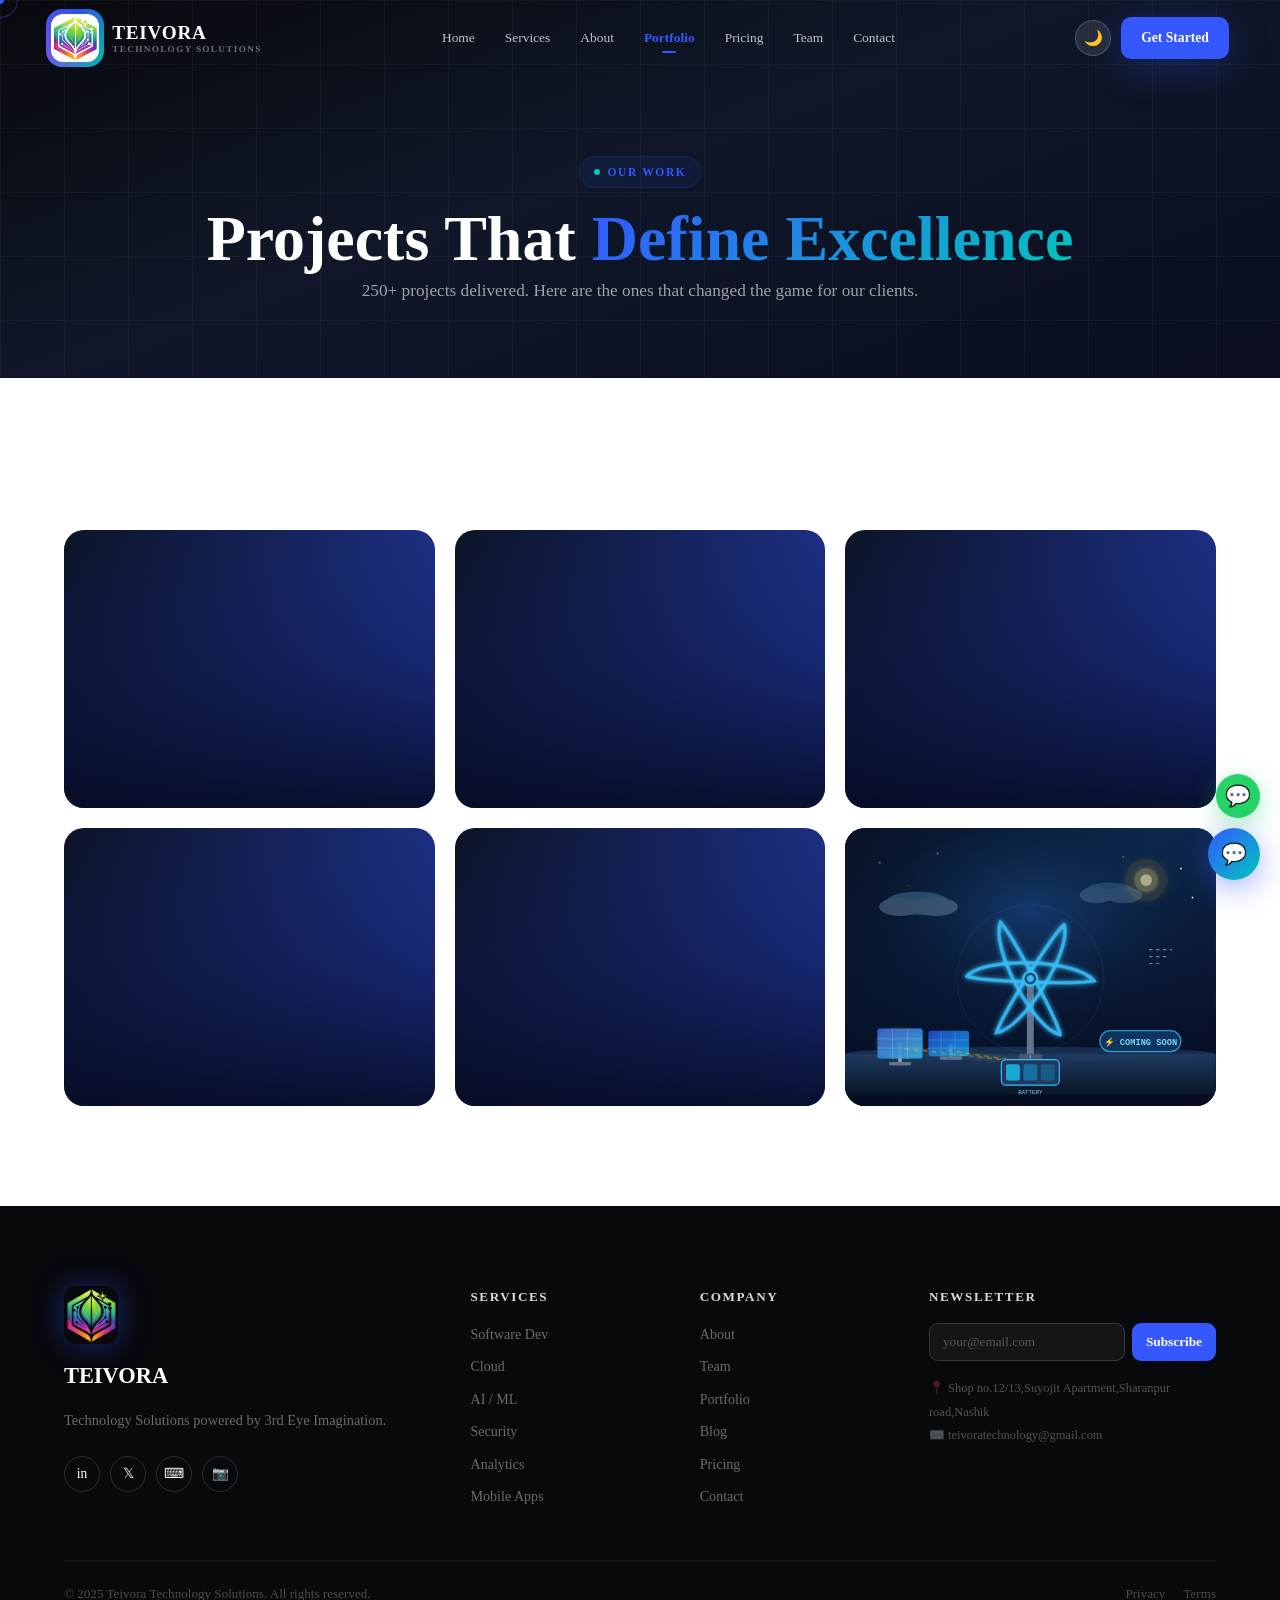
<file: pages/portfolio.html>
<!DOCTYPE html>
<html lang="en" data-theme="light">
<head>
<meta charset="UTF-8"><meta name="viewport" content="width=device-width,initial-scale=1">
<title>Portfolio — Teivora Technology Solutions</title>
<link rel="icon" href="../images/logo.png">
<link rel="stylesheet" href="../css/style.css">
<style>
/* Project card image background overrides */
.port-bg {
  position: absolute;
  inset: 0;
  background-size: cover !important;
  background-position: center !important;
  background-repeat: no-repeat !important;
  transition: transform 0.5s ease;
}
.port-card:hover .port-bg {
  transform: scale(1.07);
}
.port-overlay {
  position: absolute;
  inset: 0;
  background: linear-gradient(to top, rgba(5,10,30,0.92) 0%, rgba(5,10,30,0.55) 50%, rgba(5,10,30,0.25) 100%);
  z-index: 1;
}
.port-card {
  overflow: hidden;
  position: relative;
}
.port-info {
  position: relative;
  z-index: 2;
}
</style>
</head>
<body>
<div id="scroll-progress"></div>
<div id="cursor-dot"></div>
<div id="cursor-ring"></div>
<nav class="navbar" id="navbar">
  <a href="../index.html" class="nav-logo">
    <div class="logo-img-wrap">
      <img src="../images/logo.png" alt="Teivora" loading="lazy">
    </div>
    <div class="logo-text">
      <span class="logo-name">TEIVORA</span>
      <span class="logo-sub">Technology Solutions</span>
    </div>
  </a>
  <div class="nav-links">
    <a href="../index.html">Home</a>
    <a href="services.html">Services</a>
    <a href="about.html">About</a>
    <a href="portfolio.html" class="active">Portfolio</a>
    
    <a href="pricing.html">Pricing</a>
    <a href="team.html">Team</a>
    <a href="contact.html">Contact</a>
  </div>
  <div class="nav-actions">
    <button class="btn-theme">🌙</button>
    <a href="contact.html" class="btn btn-primary">Get Started</a>
  </div>
  <button class="hamburger" aria-label="Menu"><span></span><span></span><span></span></button>
</nav>
<nav class="mobile-nav" id="mobile-nav">
  <a href="../index.html">Home</a>
  <a href="services.html">Services</a>
  <a href="about.html">About</a>
  <a href="portfolio.html">Portfolio</a>
  <a href="blog.html">Blog</a>
  <a href="pricing.html">Pricing</a>
  <a href="team.html">Team</a>
  <a href="contact.html">Contact</a>
  <div class="mobile-nav-foot">
    <button class="btn-theme">🌙</button>
    <a href="contact.html" class="mobile-nav-cta">Get Started →</a>
  </div>
</nav>

<div class="page-hero">
  <div class="wrap">
    <div class="badge" style="margin:0 auto 16px"><span class="badge-dot"></span>Our Work</div>
    <h1 class="title" style="color:#fff">Projects That <span class="gr">Define Excellence</span></h1>
    <p class="lead" style="color:rgba(255,255,255,.6)">250+ projects delivered. Here are the ones that changed the game for our clients.</p>
  </div>
</div>

<section class="section">
  <div class="wrap">
  <!--  <div style="display:flex;gap:8px;flex-wrap:wrap;margin-bottom:40px;" class="filter-row rv">
      <button class="ftag on" data-cat="all">All Projects</button>
      <button class="ftag" data-cat="ai">AI / ML</button>
      <button class="ftag" data-cat="cloud">Cloud</button>
      <button class="ftag" data-cat="security">Security</button>
      <button class="ftag" data-cat="mobile">Mobile</button>
      <button class="ftag" data-cat="analytics">Analytics</button>
      <button class="ftag" data-cat="electronics">Electronics</button>
      <button class="ftag" data-cat="live">Live Projects</button>
    </div> -->
    <div class="port-grid">
     <!-- <div class="port-card rv" data-cat="ai"><div class="port-bg" style="background:linear-gradient(135deg,#0f1728,#3557ff)"></div><div class="port-icon">🤖</div><div class="port-overlay"></div><div class="port-info"><span class="port-tag">AI / ML</span><h3>Predictive Analytics Platform — 60% forecast improvement</h3></div></div>
      <div class="port-card rv" data-cat="cloud" style="transition-delay:.08s"><div class="port-bg" style="background:linear-gradient(135deg,#0f2040,#00c6be)"></div><div class="port-icon">☁️</div><div class="port-overlay"></div><div class="port-info"><span class="port-tag">Cloud</span><h3>Multi-Cloud Migration — 40% cost reduction, zero downtime</h3></div></div>
      <div class="port-card rv" data-cat="security" style="transition-delay:.16s"><div class="port-bg" style="background:linear-gradient(135deg,#0f1f18,#22c55e)"></div><div class="port-icon">🛡️</div><div class="port-overlay"></div><div class="port-info"><span class="port-tag">Security</span><h3>Zero-Trust Architecture — SOC 2 Type II certified</h3></div></div>
      <div class="port-card rv" data-cat="mobile" style="transition-delay:.24s"><div class="port-bg" style="background:linear-gradient(135deg,#1a0f3c,#7c5cfc)"></div><div class="port-icon">📱</div><div class="port-overlay"></div><div class="port-info"><span class="port-tag">Mobile</span><h3>FinTech Super App — 2M+ users in 6 months</h3></div></div>
      <div class="port-card rv" data-cat="analytics" style="transition-delay:.32s"><div class="port-bg" style="background:linear-gradient(135deg,#1a1000,#f59e0b)"></div><div class="port-icon">📊</div><div class="port-overlay"></div><div class="port-info"><span class="port-tag">Analytics</span><h3>Real-Time BI Dashboard — 35% revenue growth Q1</h3></div></div>
      <div class="port-card rv" data-cat="ai" style="transition-delay:.4s"><div class="port-bg" style="background:linear-gradient(135deg,#001520,#3557ff)"></div><div class="port-icon">🧠</div><div class="port-overlay"></div><div class="port-info"><span class="port-tag">AI / ML</span><h3>NLP Customer Intelligence — 3M tickets resolved monthly</h3></div></div>
      <div class="port-card rv" data-cat="cloud" style="transition-delay:.48s"><div class="port-bg" style="background:linear-gradient(135deg,#0f1f0f,#22c55e)"></div><div class="port-icon">⚙️</div><div class="port-overlay"></div><div class="port-info"><span class="port-tag">Cloud</span><h3>Kubernetes Platform — 99.99% uptime, 5× scale</h3></div></div>
      <div class="port-card rv" data-cat="mobile" style="transition-delay:.56s"><div class="port-bg" style="background:linear-gradient(135deg,#1a0f00,#f59e0b)"></div><div class="port-icon">🏥</div><div class="port-overlay"></div><div class="port-info"><span class="port-tag">Mobile</span><h3>HealthTech Platform — 500K patients served monthly</h3></div></div>
      <div class="port-card rv" data-cat="analytics" style="transition-delay:.64s"><div class="port-bg" style="background:linear-gradient(135deg,#0f0f2a,#7c5cfc)"></div><div class="port-icon">🔬</div><div class="port-overlay"></div><div class="port-info"><span class="port-tag">Analytics</span><h3>Supply Chain Intelligence — $12M annual savings</h3></div></div>
-->
      <!-- Live Projects -->
      <a href="https://wankhede-crm.netlify.app/" target="_blank" rel="noopener" class="port-card rv" data-cat="live" style="transition-delay:.72s;text-decoration:none"><div class="port-bg" style="background:url('https://images.unsplash.com/photo-1486325212027-8081e485255e?w=800&q=80') center/cover no-repeat;"></div><div class="port-overlay"></div><div class="port-info"><span class="port-tag">Live · CRM</span><h3>Builder Sector CRM — Wankhede Real Estate Solution <span style="font-size:.75em;opacity:.7">↗ Live</span></h3></div></a>

      <a href="https://teivora-crm.netlify.app/" target="_blank" rel="noopener" class="port-card rv" data-cat="live" style="transition-delay:.80s;text-decoration:none"><div class="port-bg" style="background:url('https://images.unsplash.com/photo-1551288049-bebda4e38f71?w=800&q=80') center/cover no-repeat;"></div><div class="port-overlay"></div><div class="port-info"><span class="port-tag">Live · CRM</span><h3>Teivora CRM — Universal Customer Management Platform <span style="font-size:.75em;opacity:.7">↗ Live</span></h3></div></a>

      <a href="https://teivora-community.netlify.app/" target="_blank" rel="noopener" class="port-card rv" data-cat="live" style="transition-delay:.88s;text-decoration:none"><div class="port-bg" style="background:url('https://images.unsplash.com/photo-1522202176988-66273c2fd55f?w=800&q=80') center/cover no-repeat;"></div><div class="port-overlay"></div><div class="port-info"><span class="port-tag">Live · Community</span><h3>Teivora Community — Developer & Client Collaboration Hub <span style="font-size:.75em;opacity:.7">↗ Live</span></h3></div></a>

      <!-- Placeholder cards (links to be added later) -->
      <!-- <div class="port-card rv" data-cat="ai" style="transition-delay:.96s"><div class="port-bg" style="background:url('https://images.unsplash.com/photo-1677442135703-1787eea5ce01?w=800&q=80') center/cover no-repeat;"></div><div class="port-overlay"></div><div class="port-info"><span class="port-tag">AI / ML</span><h3>Coming Soon — AI-Powered Project</h3></div></div>-->

      <a href="https://abchealthcare.netlify.app/" target="_blank" rel="noopener" class="port-card rv" data-cat="live" style="transition-delay:1.04s;text-decoration:none"><div class="port-bg" style="background:url('https://images.unsplash.com/photo-1519494026892-80bbd2d6fd0d?w=800&q=80') center/cover no-repeat;"></div><div class="port-overlay"></div><div class="port-info"><span class="port-tag">Live · Healthcare</span><h3>Hospital Management System — ABC Healthcare Solution <span style="font-size:.75em;opacity:.7">↗ Live</span></h3></div></a>

      <a href="https://tarontechnology.com/" target="_blank" rel="noopener" class="port-card rv" data-cat="live" style="transition-delay:1.12s;text-decoration:none"><div class="port-bg" style="background:url('https://images.unsplash.com/photo-1467232004584-a241de8bcf5d?w=800&q=80') center/cover no-repeat;"></div><div class="port-overlay"></div><div class="port-info"><span class="port-tag">Live · Website</span><h3>Taron Technology — Official Company Website <span style="font-size:.75em;opacity:.7">↗ Live</span></h3></div></a>

      <!-- VAWT Electronics Card -->
      <div class="port-card rv vawt-card" data-cat="electronics" onclick="document.getElementById('vawt-modal').classList.add('open')" style="transition-delay:1.20s;position:relative;overflow:hidden;min-height:260px;cursor:pointer;">
        <div class="port-bg" style="background:linear-gradient(135deg,#0a1628,#0f3460,#16213e)"></div>
        <div class="port-overlay"></div>

        <!-- Animated SVG Scene -->
        <div class="vawt-scene" style="position:absolute;inset:0;display:flex;align-items:center;justify-content:center;z-index:1;pointer-events:none;">
          <svg viewBox="0 0 320 220" width="100%" height="100%" xmlns="http://www.w3.org/2000/svg" style="position:absolute;inset:0;">
            <defs>
              <radialGradient id="skyGlow" cx="50%" cy="40%" r="60%">
                <stop offset="0%" stop-color="#1a4a8a" stop-opacity="0.6"/>
                <stop offset="100%" stop-color="#0a1628" stop-opacity="0"/>
              </radialGradient>
              <linearGradient id="groundGrad" x1="0" y1="0" x2="0" y2="1">
                <stop offset="0%" stop-color="#1e3a5f"/>
                <stop offset="100%" stop-color="#0a1628"/>
              </linearGradient>
              <linearGradient id="panelGrad" x1="0" y1="0" x2="1" y2="1">
                <stop offset="0%" stop-color="#1d4ed8"/>
                <stop offset="100%" stop-color="#0ea5e9"/>
              </linearGradient>
              <linearGradient id="sunGlow" cx="50%" cy="50%" r="50%" id="sunGrad" gradientUnits="objectBoundingBox">
                <stop offset="0%" stop-color="#fbbf24"/>
                <stop offset="100%" stop-color="#f59e0b" stop-opacity="0"/>
              </linearGradient>
              <filter id="glow">
                <feGaussianBlur stdDeviation="2.5" result="coloredBlur"/>
                <feMerge><feMergeNode in="coloredBlur"/><feMergeNode in="SourceGraphic"/></feMerge>
              </filter>
              <filter id="softGlow">
                <feGaussianBlur stdDeviation="4" result="coloredBlur"/>
                <feMerge><feMergeNode in="coloredBlur"/><feMergeNode in="SourceGraphic"/></feMerge>
              </filter>
            </defs>

            <!-- Sky glow -->
            <ellipse cx="160" cy="80" rx="140" ry="90" fill="url(#skyGlow)"/>

            <!-- Stars -->
            <circle cx="30" cy="20" r="1" fill="white" opacity="0.6"><animate attributeName="opacity" values="0.6;0.2;0.6" dur="2.1s" repeatCount="indefinite"/></circle>
            <circle cx="80" cy="12" r="1" fill="white" opacity="0.5"><animate attributeName="opacity" values="0.5;0.1;0.5" dur="1.7s" repeatCount="indefinite"/></circle>
            <circle cx="240" cy="15" r="1" fill="white" opacity="0.7"><animate attributeName="opacity" values="0.7;0.2;0.7" dur="2.5s" repeatCount="indefinite"/></circle>
            <circle cx="290" cy="25" r="1" fill="white" opacity="0.4"><animate attributeName="opacity" values="0.4;0.8;0.4" dur="1.9s" repeatCount="indefinite"/></circle>
            <circle cx="55" cy="40" r="0.8" fill="white" opacity="0.5"><animate attributeName="opacity" values="0.5;0.1;0.5" dur="3s" repeatCount="indefinite"/></circle>
            <circle cx="300" cy="50" r="0.8" fill="white" opacity="0.4"><animate attributeName="opacity" values="0.4;0.9;0.4" dur="2.3s" repeatCount="indefinite"/></circle>

            <!-- Sun/Moon glow -->
            <circle cx="260" cy="35" r="18" fill="#fbbf24" opacity="0.12" filter="url(#softGlow)"/>
            <circle cx="260" cy="35" r="10" fill="#fde68a" opacity="0.25" filter="url(#glow)"/>
            <circle cx="260" cy="35" r="5" fill="#fef3c7" opacity="0.5"/>

            <!-- Ground -->
            <rect x="0" y="185" width="320" height="35" fill="url(#groundGrad)" rx="0"/>
            <ellipse cx="160" cy="185" rx="160" ry="6" fill="#1e3a5f" opacity="0.7"/>

            <!-- Clouds -->
            <g opacity="0.25">
              <ellipse cx="60" cy="55" rx="28" ry="10" fill="#7dd3fc"/>
              <ellipse cx="45" cy="58" rx="18" ry="8" fill="#bae6fd"/>
              <ellipse cx="75" cy="58" rx="20" ry="8" fill="#bae6fd"/>
              <animateTransform attributeName="transform" type="translate" values="0,0;8,0;0,0" dur="8s" repeatCount="indefinite"/>
            </g>
            <g opacity="0.18">
              <ellipse cx="230" cy="45" rx="22" ry="8" fill="#7dd3fc"/>
              <ellipse cx="218" cy="48" rx="14" ry="7" fill="#bae6fd"/>
              <ellipse cx="242" cy="48" rx="16" ry="7" fill="#bae6fd"/>
              <animateTransform attributeName="transform" type="translate" values="0,0;-6,0;0,0" dur="11s" repeatCount="indefinite"/>
            </g>

            <!-- ===== SOLAR PANELS (left side) ===== -->
            <g transform="translate(28, 148)">
              <!-- Panel stand -->
              <rect x="18" y="28" width="3" height="18" fill="#94a3b8" rx="1"/>
              <rect x="10" y="44" width="19" height="3" fill="#64748b" rx="1"/>
              <!-- Panel body -->
              <rect x="0" y="15" width="39" height="26" fill="url(#panelGrad)" rx="2" opacity="0.9"/>
              <!-- Panel grid lines -->
              <line x1="13" y1="15" x2="13" y2="41" stroke="#93c5fd" stroke-width="0.5" opacity="0.5"/>
              <line x1="26" y1="15" x2="26" y2="41" stroke="#93c5fd" stroke-width="0.5" opacity="0.5"/>
              <line x1="0" y1="24" x2="39" y2="24" stroke="#93c5fd" stroke-width="0.5" opacity="0.5"/>
              <line x1="0" y1="32" x2="39" y2="32" stroke="#93c5fd" stroke-width="0.5" opacity="0.5"/>
              <!-- Panel shine -->
              <rect x="0" y="15" width="39" height="26" fill="white" rx="2" opacity="0">
                <animate attributeName="opacity" values="0;0.12;0" dur="3s" repeatCount="indefinite"/>
              </rect>
              <!-- Solar glow when "charging" -->
              <ellipse cx="19" cy="28" rx="22" ry="15" fill="#fbbf24" opacity="0">
                <animate attributeName="opacity" values="0;0.07;0" dur="3s" repeatCount="indefinite"/>
              </ellipse>
            </g>

            <!-- ===== SECOND SOLAR PANEL ===== -->
            <g transform="translate(72, 155)">
              <rect x="18" y="22" width="3" height="12" fill="#94a3b8" rx="1"/>
              <rect x="10" y="32" width="19" height="3" fill="#64748b" rx="1"/>
              <rect x="0" y="10" width="35" height="22" fill="url(#panelGrad)" rx="2" opacity="0.85"/>
              <line x1="11" y1="10" x2="11" y2="32" stroke="#93c5fd" stroke-width="0.5" opacity="0.5"/>
              <line x1="23" y1="10" x2="23" y2="32" stroke="#93c5fd" stroke-width="0.5" opacity="0.5"/>
              <line x1="0" y1="18" x2="35" y2="18" stroke="#93c5fd" stroke-width="0.5" opacity="0.5"/>
              <line x1="0" y1="25" x2="35" y2="25" stroke="#93c5fd" stroke-width="0.5" opacity="0.5"/>
              <rect x="0" y="10" width="35" height="22" fill="white" rx="2" opacity="0">
                <animate attributeName="opacity" values="0;0.1;0" dur="4s" begin="1s" repeatCount="indefinite"/>
              </rect>
            </g>

            <!-- Energy flow lines solar → battery -->
            <g opacity="0.5" filter="url(#glow)">
              <line x1="47" y1="180" x2="155" y2="192" stroke="#fbbf24" stroke-width="1" stroke-dasharray="4,4">
                <animate attributeName="stroke-dashoffset" values="0;-16" dur="1s" repeatCount="indefinite"/>
              </line>
              <line x1="89" y1="182" x2="155" y2="192" stroke="#fbbf24" stroke-width="1" stroke-dasharray="4,4">
                <animate attributeName="stroke-dashoffset" values="0;-16" dur="1s" begin="0.3s" repeatCount="indefinite"/>
              </line>
            </g>

            <!-- ===== VAWT TURBINE (center) ===== -->
            <!-- Tower -->
            <rect x="157" y="110" width="6" height="80" fill="#64748b" rx="2"/>
            <rect x="150" y="185" width="20" height="5" fill="#475569" rx="2"/>

            <!-- VAWT Rotor blades — spinning around center axis -->
            <g transform="translate(160, 120)" filter="url(#glow)">
              <!-- 3 helical blades of VAWT, offset 120° each -->
              <animateTransform attributeName="transform" type="rotate" from="0 0 0" to="360 0 0" dur="3s" repeatCount="indefinite" additive="sum"/>
              <!-- Blade 1 -->
              <path d="M0,-55 C18,-40 18,40 0,55 C-4,40 -4,-40 0,-55" fill="none" stroke="#38bdf8" stroke-width="3" stroke-linecap="round" opacity="0.9"/>
              <!-- Blade 2 (120°) -->
              <g transform="rotate(120)">
                <path d="M0,-55 C18,-40 18,40 0,55 C-4,40 -4,-40 0,-55" fill="none" stroke="#38bdf8" stroke-width="3" stroke-linecap="round" opacity="0.9"/>
              </g>
              <!-- Blade 3 (240°) -->
              <g transform="rotate(240)">
                <path d="M0,-55 C18,-40 18,40 0,55 C-4,40 -4,-40 0,-55" fill="none" stroke="#38bdf8" stroke-width="3" stroke-linecap="round" opacity="0.9"/>
              </g>
              <!-- Center hub -->
              <circle r="6" fill="#1e3a5f" stroke="#38bdf8" stroke-width="2"/>
              <circle r="3" fill="#38bdf8"/>
            </g>

            <!-- Turbine glow ring -->
            <circle cx="160" cy="120" r="60" fill="none" stroke="#38bdf8" stroke-width="0.5" opacity="0">
              <animate attributeName="opacity" values="0;0.2;0" dur="3s" repeatCount="indefinite"/>
              <animate attributeName="r" values="55;65;55" dur="3s" repeatCount="indefinite"/>
            </circle>

            <!-- Energy flow turbine → battery -->
            <line x1="160" y1="185" x2="160" y2="193" stroke="#38bdf8" stroke-width="1.5" stroke-dasharray="3,3" opacity="0.7">
              <animate attributeName="stroke-dashoffset" values="0;-12" dur="0.8s" repeatCount="indefinite"/>
            </line>

            <!-- ===== BATTERY / INVERTER BOX ===== -->
            <g transform="translate(135, 190)">
              <rect x="0" y="0" width="50" height="22" rx="4" fill="#1e3a5f" stroke="#38bdf8" stroke-width="1"/>
              <rect x="4" y="4" width="12" height="14" rx="2" fill="#0ea5e9" opacity="0.7"/>
              <rect x="19" y="4" width="12" height="14" rx="2" fill="#0ea5e9" opacity="0.5"/>
              <rect x="34" y="4" width="12" height="14" rx="2" fill="#0ea5e9" opacity="0.3"/>
              <!-- Battery level animate -->
              <rect x="4" y="4" width="12" height="14" rx="2" fill="#22d3ee" opacity="0">
                <animate attributeName="opacity" values="0;0.6;0" dur="2s" repeatCount="indefinite"/>
              </rect>
              <text x="25" y="30" text-anchor="middle" fill="#7dd3fc" font-size="5" font-family="monospace">BATTERY</text>
            </g>

            <!-- ===== SMALL WIND INDICATOR (right) ===== -->
            <g transform="translate(258, 95)" opacity="0.5">
              <animateTransform attributeName="transform" type="translate" values="258,95;265,95;258,95" dur="4s" repeatCount="indefinite"/>
              <line x1="0" y1="0" x2="20" y2="0" stroke="#bae6fd" stroke-width="1" stroke-dasharray="3,3"/>
              <line x1="0" y1="6" x2="16" y2="6" stroke="#bae6fd" stroke-width="1" stroke-dasharray="3,3"/>
              <line x1="0" y1="12" x2="12" y2="12" stroke="#bae6fd" stroke-width="1" stroke-dasharray="3,3"/>
            </g>

            <!-- "Coming Soon" pulse badge -->
            <g transform="translate(220,165)">
              <rect x="0" y="0" width="70" height="18" rx="9" fill="#0f3460" stroke="#38bdf8" stroke-width="1">
                <animate attributeName="stroke-opacity" values="1;0.3;1" dur="1.5s" repeatCount="indefinite"/>
              </rect>
              <text x="35" y="12.5" text-anchor="middle" fill="#7dd3fc" font-size="7.5" font-family="monospace" font-weight="bold">⚡ COMING SOON</text>
            </g>
          </svg>
        </div>

        <div class="port-info" style="position:absolute;bottom:0;left:0;right:0;z-index:3;padding:18px 20px 20px;">
          <span class="port-tag" style="background:rgba(14,165,233,.2);color:#38bdf8;border:1px solid rgba(56,189,248,.3);">Electronics · Green Energy</span>
          <h3 style="color:#fff;margin-top:8px;font-size:1rem;line-height:1.4;">VAWT — Vertical Axis Wind Turbine & Solar Hybrid System <span style="font-size:.72em;opacity:.55">Coming Soon</span></h3>
        </div>
      </div>

    </div>
  </div>
</section>

<footer>
  <div class="wrap">
    <div class="foot-grid">
      <div class="foot-brand">
        <img src="../images/logo.png" alt="Teivora" style="width:54px;border-radius:12px;margin-bottom:14px;box-shadow:0 0 28px rgba(53,87,255,.4)" loading="lazy">
        <h3>TEIVORA</h3>
        <p>Technology Solutions powered by 3rd Eye Imagination.</p>
        <div class="foot-soc">
        <a href="https://www.linkedin.com/in/teivora-technology-624a3b401/" target="_blank" class="fsoc" aria-label="LinkedIn">in</a>

        <a href="https://x.com/teivora75224" target="_blank" class="fsoc" aria-label="Twitter">𝕏</a>

        <a href="https://github.com/yourprofile" target="_blank" class="fsoc" aria-label="GitHub">⌨</a>

        <a href="https://instagram.com/yourprofile" target="_blank" class="fsoc" aria-label="Instagram">📷</a>
    </div>
      </div>
      <div class="foot-col"><h4>Services</h4><div class="foot-links">
        <a href="services.html">Software Dev</a><a href="services.html">Cloud</a>
        <a href="services.html">AI / ML</a><a href="services.html">Security</a>
        <a href="services.html">Analytics</a><a href="services.html">Mobile Apps</a>
      </div></div>
      <div class="foot-col"><h4>Company</h4><div class="foot-links">
        <a href="about.html">About</a><a href="team.html">Team</a>
        <a href="portfolio.html">Portfolio</a><a href="blog.html">Blog</a>
        <a href="pricing.html">Pricing</a><a href="contact.html">Contact</a>
      </div></div>
      <div class="foot-col"><h4>Newsletter</h4>
        <form class="nl-form" onsubmit="this.querySelector('.nl-btn').textContent='✓ Done!';this.querySelector('.nl-in').value='';event.preventDefault()">
          <input type="email" class="nl-in" placeholder="your@email.com" required>
          <button type="submit" class="nl-btn">Subscribe</button>
        </form>
        <div style="margin-top:16px;color:rgba(255,255,255,.3);font-size:.78rem;line-height:1.9">
            📍 Shop no.12/13,Suyojit Apartment,Sharanpur road,Nashik<br>✉️ teivoratechnology@gmail.com
        </div>
      </div>
    </div>
  </div>
  <div class="wrap">
    <div class="foot-bottom">
      <p>© 2025 Teivora Technology Solutions. All rights reserved.</p>
      <div class="foot-bottom-links"><a href="#">Privacy</a><a href="#">Terms</a></div>
    </div>
  </div>
</footer>
<button id="btt" aria-label="Back to top">↑</button>
<a id="wa-btn" href="https://wa.me/917076770660" target="_blank" rel="noopener" aria-label="WhatsApp">💬</a>
<div id="chat-widget">
  <div class="chat-box">
    <div class="chat-head"><div class="chat-av">🤖</div><div class="chat-head-info"><h4>Teivora Support</h4><p class="chat-online">Online now</p></div></div>
    <div class="chat-msgs"><div class="cmsg bot">👋 Hi! How can I help you today?</div></div>
    <div class="chat-row"><input type="text" class="chat-in" placeholder="Type a message…"><button class="chat-send">➤</button></div>
  </div>
  <button class="chat-btn-wrap" aria-label="Open chat">💬</button>
</div>
<div id="cookie" class="hide">
  <div class="ck-text"><strong>🍪 Cookies</strong> help us improve your experience.</div>
  <div class="ck-btns"><button class="ck-ok">Accept</button><button class="ck-no">Decline</button></div>
</div>
<script src="../js/main.js"></script>

<!-- VAWT Document Modal -->
<style>
#vawt-modal{display:none;position:fixed;inset:0;z-index:9999;align-items:center;justify-content:center;padding:20px;}
#vawt-modal.open{display:flex;}
#vawt-modal .modal-backdrop{position:absolute;inset:0;background:rgba(5,10,25,.85);backdrop-filter:blur(8px);}
#vawt-modal .modal-box{position:relative;z-index:2;background:linear-gradient(135deg,#0a1628,#0f2040);border:1px solid rgba(56,189,248,.25);border-radius:20px;max-width:720px;width:100%;max-height:88vh;overflow:hidden;display:flex;flex-direction:column;box-shadow:0 0 60px rgba(56,189,248,.15),0 30px 80px rgba(0,0,0,.6);}
#vawt-modal .modal-head{display:flex;align-items:center;gap:14px;padding:22px 26px 18px;border-bottom:1px solid rgba(56,189,248,.15);background:rgba(14,52,96,.4);}
#vawt-modal .modal-head-icon{width:48px;height:48px;border-radius:12px;background:linear-gradient(135deg,#0f3460,#0ea5e9);display:flex;align-items:center;justify-content:center;font-size:22px;flex-shrink:0;box-shadow:0 0 20px rgba(56,189,248,.3);}
#vawt-modal .modal-head h2{color:#fff;font-size:1.05rem;font-weight:700;margin:0 0 4px;line-height:1.3;}
#vawt-modal .modal-head p{color:#7dd3fc;font-size:.78rem;margin:0;}
#vawt-modal .modal-close{margin-left:auto;background:rgba(56,189,248,.1);border:1px solid rgba(56,189,248,.2);color:#7dd3fc;width:34px;height:34px;border-radius:50%;font-size:18px;cursor:pointer;display:flex;align-items:center;justify-content:center;transition:all .2s;flex-shrink:0;}
#vawt-modal .modal-close:hover{background:rgba(56,189,248,.25);color:#fff;}
#vawt-modal .modal-body{overflow-y:auto;padding:28px 26px;flex:1;}
#vawt-modal .modal-body::-webkit-scrollbar{width:5px;}
#vawt-modal .modal-body::-webkit-scrollbar-track{background:rgba(255,255,255,.03);}
#vawt-modal .modal-body::-webkit-scrollbar-thumb{background:rgba(56,189,248,.3);border-radius:10px;}
#vawt-modal .doc-badge{display:inline-flex;align-items:center;gap:6px;background:rgba(14,165,233,.15);border:1px solid rgba(56,189,248,.3);color:#38bdf8;padding:5px 12px;border-radius:20px;font-size:.74rem;font-weight:600;margin-bottom:20px;letter-spacing:.04em;}
#vawt-modal .doc-badge span{width:7px;height:7px;border-radius:50%;background:#38bdf8;animation:blink 1.4s infinite;}
#vawt-modal .doc-title{color:#fff;font-size:1.25rem;font-weight:800;margin:0 0 6px;line-height:1.3;}
#vawt-modal .doc-subtitle{color:#7dd3fc;font-size:.82rem;margin:0 0 24px;}
#vawt-modal .doc-section{margin-bottom:22px;}
#vawt-modal .doc-section-label{color:#38bdf8;font-size:.72rem;font-weight:700;letter-spacing:.1em;text-transform:uppercase;margin-bottom:10px;display:flex;align-items:center;gap:6px;}
#vawt-modal .doc-section-label::after{content:'';flex:1;height:1px;background:rgba(56,189,248,.2);}
#vawt-modal .doc-text{color:rgba(255,255,255,.75);font-size:.88rem;line-height:1.75;margin:0;}
#vawt-modal .doc-keywords{display:flex;flex-wrap:wrap;gap:8px;margin-top:8px;}
#vawt-modal .doc-kw{background:rgba(56,189,248,.1);border:1px solid rgba(56,189,248,.2);color:#7dd3fc;padding:4px 12px;border-radius:20px;font-size:.75rem;}
#vawt-modal .doc-highlights{display:grid;grid-template-columns:repeat(auto-fit,minmax(160px,1fr));gap:12px;margin-top:6px;}
#vawt-modal .doc-hl{background:rgba(14,52,96,.5);border:1px solid rgba(56,189,248,.15);border-radius:12px;padding:14px;text-align:center;}
#vawt-modal .doc-hl .hl-icon{font-size:22px;margin-bottom:6px;}
#vawt-modal .doc-hl .hl-val{color:#38bdf8;font-weight:700;font-size:.95rem;}
#vawt-modal .doc-hl .hl-label{color:rgba(255,255,255,.45);font-size:.7rem;margin-top:2px;}
#vawt-modal .modal-foot{padding:16px 26px;border-top:1px solid rgba(56,189,248,.12);display:flex;justify-content:flex-end;gap:10px;background:rgba(10,22,40,.5);}
#vawt-modal .btn-outline{background:transparent;border:1px solid rgba(56,189,248,.3);color:#7dd3fc;padding:9px 20px;border-radius:10px;font-size:.84rem;cursor:pointer;transition:all .2s;}
#vawt-modal .btn-outline:hover{background:rgba(56,189,248,.1);}
#vawt-modal .btn-solid{background:linear-gradient(135deg,#0ea5e9,#3557ff);border:none;color:#fff;padding:9px 22px;border-radius:10px;font-size:.84rem;font-weight:600;cursor:pointer;transition:all .2s;box-shadow:0 4px 16px rgba(14,165,233,.3);}
#vawt-modal .btn-solid:hover{opacity:.88;transform:translateY(-1px);}
@keyframes blink{0%,100%{opacity:1;}50%{opacity:.3;}}
@media(max-width:600px){#vawt-modal .modal-head h2{font-size:.92rem;}#vawt-modal .modal-body{padding:20px 16px;}#vawt-modal .doc-highlights{grid-template-columns:1fr 1fr;}}
</style>

<div id="vawt-modal">
  <div class="modal-backdrop" onclick="document.getElementById('vawt-modal').classList.remove('open')"></div>
  <div class="modal-box">
    <div class="modal-head">
      <div class="modal-head-icon">💨</div>
      <div>
        <h2>VAWT — Hybrid Solar &amp; Wind Energy System</h2>
        <p>Electronics · Green Energy · Research Project</p>
      </div>
      <button class="modal-close" onclick="document.getElementById('vawt-modal').classList.remove('open')">✕</button>
    </div>
    <div class="modal-body">
      <div class="doc-badge"><span></span> Project Documentation</div>
      <p class="doc-title">Vertical Axis Wind Turbines and Solar Power Generation Hybrid System</p>
      <p class="doc-subtitle">Optimized hybrid renewable energy plant — minimizing cost, maximizing output</p>

      <div class="doc-highlights">
        <div class="doc-hl"><div class="hl-icon">🌀</div><div class="hl-val">VAWT</div><div class="hl-label">Wind Turbines</div></div>
        <div class="doc-hl"><div class="hl-icon">☀️</div><div class="hl-val">PV Modules</div><div class="hl-label">Solar Photovoltaic</div></div>
        <div class="doc-hl"><div class="hl-icon">🔋</div><div class="hl-val">Battery</div><div class="hl-label">Storage System</div></div>
        <div class="doc-hl"><div class="hl-icon">⚡</div><div class="hl-val">Inverter</div><div class="hl-label">AC/DC Conversion</div></div>
      </div>

      <div class="doc-section" style="margin-top:24px;">
        <div class="doc-section-label">Abstract</div>
        <p class="doc-text">Although solar and wind energy are two of the most viable renewable energy sources, little research has been done on operating both energy sources alongside one another in order to take advantage of their complementary characters. In this project, we develop an optimal design for a hybrid solar-wind energy plant, where the variables that are optimized over include the number of photovoltaic modules, the wind turbine height, the number of wind turbines, and the turbine rotor diameter, and the goal is to minimize costs.</p>
      </div>

      <div class="doc-section">
        <div class="doc-section-label">Overview</div>
        <p class="doc-text">This project deals with the detailed design of a hybrid model combining solar and wind energy, using a battery as its storage system. The purpose is to generate electricity without using non-renewable resources, eliminating pollution. Since standalone renewable energy generation systems have inherent disadvantages, they need to be overcome by hybrid systems. Wind and solar energy are particularly popular owing to their abundant availability and convertibility to electrical energy.</p>
      </div>

      <div class="doc-section">
        <div class="doc-section-label">System Design</div>
        <p class="doc-text">This work covers the realization of a hybrid energy system for multiple applications, which runs under a designed circuitry to utilize both solar and wind power. A specialized circuitry is designed for more efficient results, along with inverters to convert the electrical energy as per demand — delivering clean power to any connected load.</p>
      </div>

      <div class="doc-section">
        <div class="doc-section-label">Keywords</div>
        <div class="doc-keywords">
          <span class="doc-kw">Hybrid System</span>
          <span class="doc-kw">Renewable Energy</span>
          <span class="doc-kw">Photovoltaic</span>
          <span class="doc-kw">Wind Turbine</span>
          <span class="doc-kw">VAWT</span>
          <span class="doc-kw">Battery Storage</span>
          <span class="doc-kw">Inverter</span>
          <span class="doc-kw">Energy Sources</span>
        </div>
      </div>
    </div>
    <div class="modal-foot">
      <button class="btn-outline" onclick="document.getElementById('vawt-modal').classList.remove('open')">Close</button>
      <button class="btn-solid">🚀 Coming Soon</button>
    </div>
  </div>
</div>

</body>
</html>
</file>
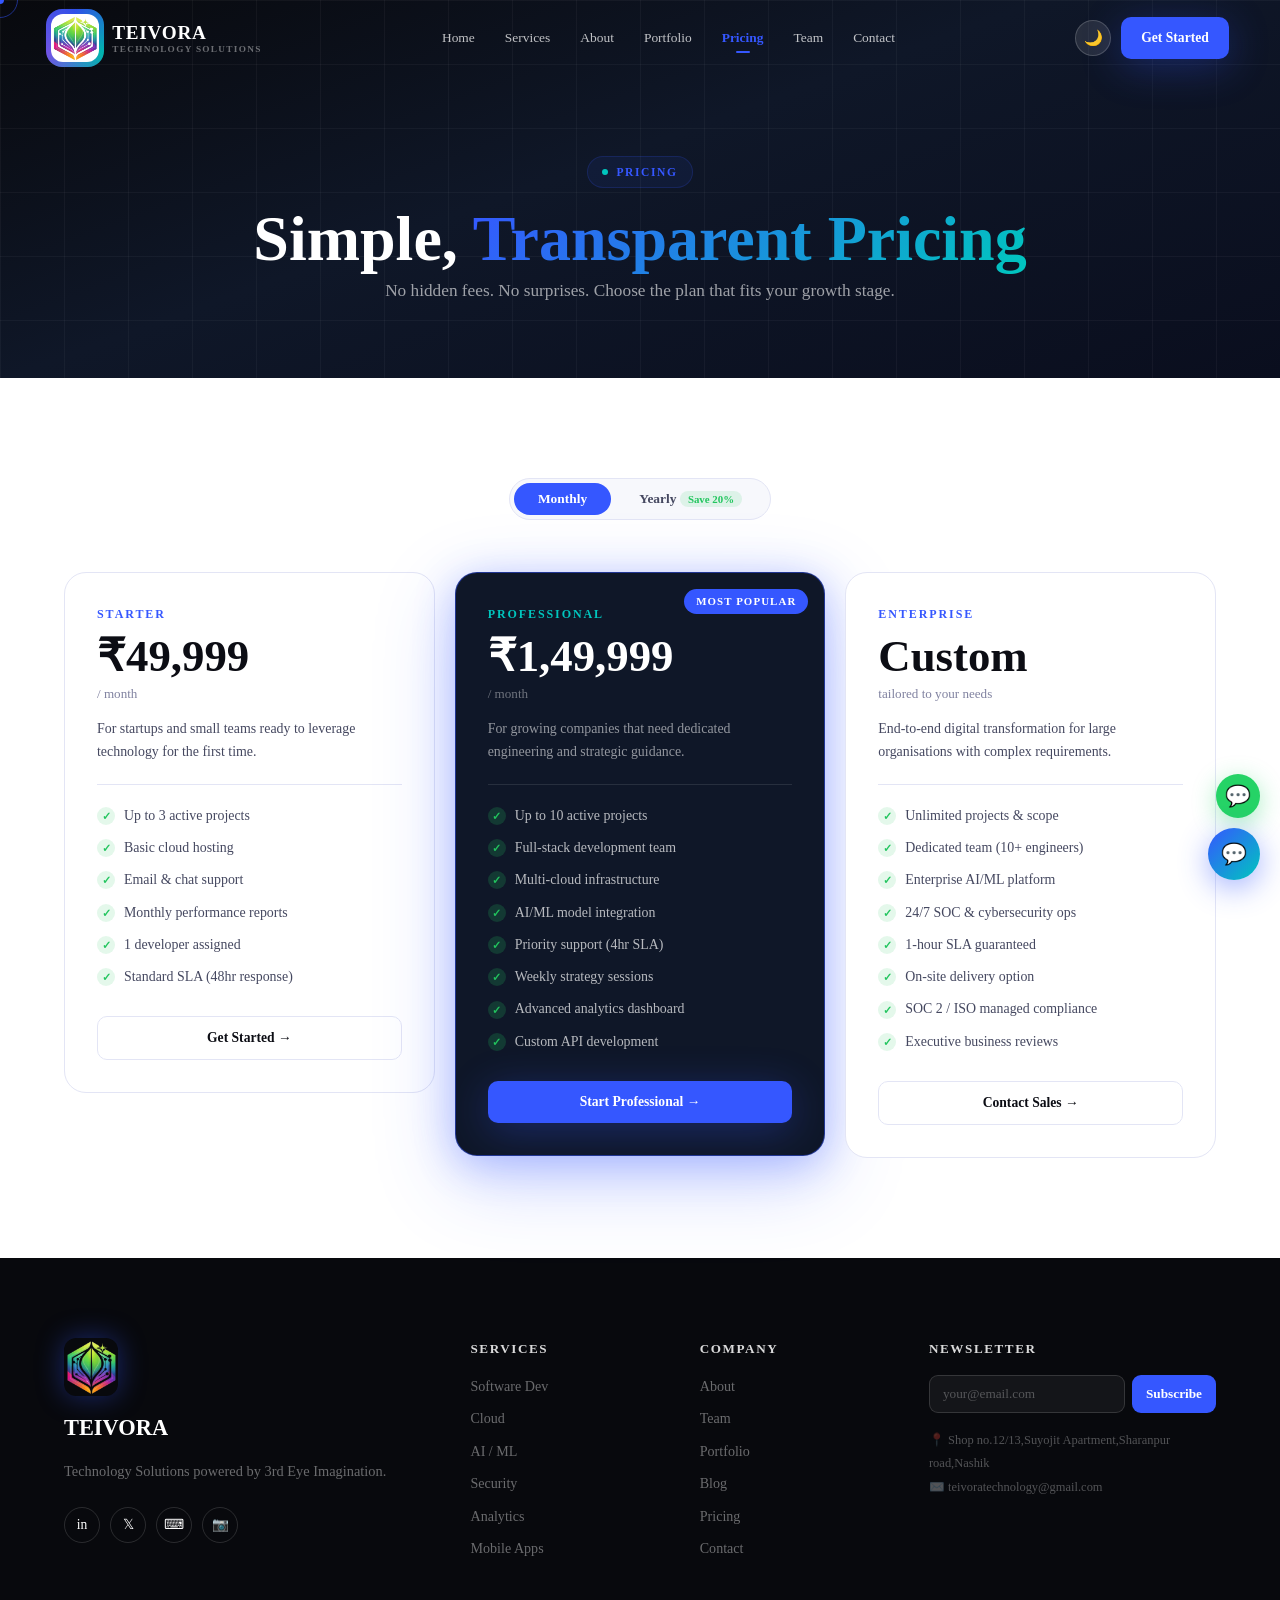
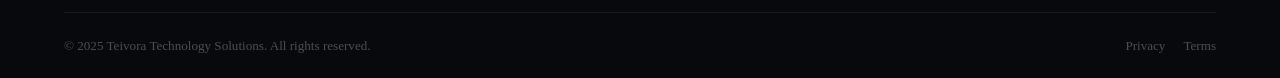
<file: pages/pricing.html>
<!DOCTYPE html>
<html lang="en" data-theme="light">
<head>
<meta charset="UTF-8"><meta name="viewport" content="width=device-width,initial-scale=1">
<title>Pricing — Teivora Technology Solutions</title>
<link rel="icon" href="../images/logo.png">
<link rel="stylesheet" href="../css/style.css">

</head>
<body>
<div id="scroll-progress"></div>
<div id="cursor-dot"></div>
<div id="cursor-ring"></div>
<nav class="navbar" id="navbar">
  <a href="../index.html" class="nav-logo">
    <div class="logo-img-wrap">
      <img src="../images/logo.png" alt="Teivora" loading="lazy">
    </div>
    <div class="logo-text">
      <span class="logo-name">TEIVORA</span>
      <span class="logo-sub">Technology Solutions</span>
    </div>
  </a>
  <div class="nav-links">
    <a href="../index.html">Home</a>
    <a href="services.html">Services</a>
    <a href="about.html">About</a>
    <a href="portfolio.html">Portfolio</a>
    
    <a href="pricing.html" class="active">Pricing</a>
    <a href="team.html">Team</a>
    <a href="contact.html">Contact</a>
  </div>
  <div class="nav-actions">
    <button class="btn-theme">🌙</button>
    <a href="contact.html" class="btn btn-primary">Get Started</a>
  </div>
  <button class="hamburger" aria-label="Menu"><span></span><span></span><span></span></button>
</nav>
<nav class="mobile-nav" id="mobile-nav">
  <a href="../index.html">Home</a>
  <a href="services.html">Services</a>
  <a href="about.html">About</a>
  <a href="portfolio.html">Portfolio</a>

  <a href="pricing.html">Pricing</a>
  <a href="team.html">Team</a>
  <a href="contact.html">Contact</a>
  <div class="mobile-nav-foot">
    <button class="btn-theme">🌙</button>
    <a href="contact.html" class="mobile-nav-cta">Get Started →</a>
  </div>
</nav>

<div class="page-hero">
  <div class="wrap">
    <div class="badge" style="margin:0 auto 16px"><span class="badge-dot"></span>Pricing</div>
    <h1 class="title" style="color:#fff">Simple, <span class="gr">Transparent Pricing</span></h1>
    <p class="lead" style="color:rgba(255,255,255,.6)">No hidden fees. No surprises. Choose the plan that fits your growth stage.</p>
  </div>
</div>

<section class="section">
  <div class="wrap">
    <div style="display:flex;justify-content:center;margin-bottom:52px">
      <div style="background:var(--c-bg2);border:1px solid var(--c-border);border-radius:99px;padding:4px;display:inline-flex;gap:4px">
        <button id="monthly-btn" class="price-toggle-btn" data-mode="monthly" onclick="setPricing('monthly')" style="padding:8px 24px;border-radius:99px;font-weight:700;font-size:.84rem;background:var(--c-blue);color:#fff;border:none;cursor:pointer;font-family:var(--f-sans);transition:all .3s">Monthly</button>
        <button id="yearly-btn" class="price-toggle-btn" data-mode="yearly" onclick="setPricing('yearly')" style="padding:8px 24px;border-radius:99px;font-weight:700;font-size:.84rem;color:var(--c-text2);border:none;cursor:pointer;font-family:var(--f-sans);background:transparent;transition:all .3s">Yearly <span style="background:rgba(34,197,94,.12);color:#22c55e;padding:2px 8px;border-radius:99px;font-size:.68rem;font-weight:800">Save 20%</span></button>
      </div>
    </div>
    <div class="price-grid">
      <div class="price-card rv">
        <div class="p-tier">Starter</div>
        <div class="p-price" id="starter-price">₹49,999</div>
        <div class="p-per" id="starter-per">/ month</div>
        <div class="p-desc">For startups and small teams ready to leverage technology for the first time.</div>
        <hr class="p-div">
        <div class="p-feats">
          <div class="p-feat">Up to 3 active projects</div>
          <div class="p-feat">Basic cloud hosting</div>
          <div class="p-feat">Email & chat support</div>
          <div class="p-feat">Monthly performance reports</div>
          <div class="p-feat">1 developer assigned</div>
          <div class="p-feat">Standard SLA (48hr response)</div>
        </div>
        <a href="contact.html" class="btn btn-outline" style="width:100%;justify-content:center;border-color:var(--c-border);color:var(--c-text)">Get Started →</a>
      </div>
      <div class="price-card featured rv" style="transition-delay:.1s">
        <div class="pop-badge">Most Popular</div>
        <div class="p-tier">Professional</div>
        <div class="p-price" id="pro-price">₹1,49,999</div>
        <div class="p-per" id="pro-per">/ month</div>
        <div class="p-desc" style="color:rgba(255,255,255,.55)">For growing companies that need dedicated engineering and strategic guidance.</div>
        <hr class="p-div">
        <div class="p-feats">
          <div class="p-feat">Up to 10 active projects</div>
          <div class="p-feat">Full-stack development team</div>
          <div class="p-feat">Multi-cloud infrastructure</div>
          <div class="p-feat">AI/ML model integration</div>
          <div class="p-feat">Priority support (4hr SLA)</div>
          <div class="p-feat">Weekly strategy sessions</div>
          <div class="p-feat">Advanced analytics dashboard</div>
          <div class="p-feat">Custom API development</div>
        </div>
        <a href="contact.html" class="btn btn-primary" style="width:100%;justify-content:center">Start Professional →</a>
      </div>
      <div class="price-card rv" style="transition-delay:.2s">
        <div class="p-tier">Enterprise</div>
        <div class="p-price">Custom</div>
        <div class="p-per">tailored to your needs</div>
        <div class="p-desc">End-to-end digital transformation for large organisations with complex requirements.</div>
        <hr class="p-div">
        <div class="p-feats">
          <div class="p-feat">Unlimited projects & scope</div>
          <div class="p-feat">Dedicated team (10+ engineers)</div>
          <div class="p-feat">Enterprise AI/ML platform</div>
          <div class="p-feat">24/7 SOC & cybersecurity ops</div>
          <div class="p-feat">1-hour SLA guaranteed</div>
          <div class="p-feat">On-site delivery option</div>
          <div class="p-feat">SOC 2 / ISO managed compliance</div>
          <div class="p-feat">Executive business reviews</div>
        </div>
        <a href="contact.html" class="btn btn-outline" style="width:100%;justify-content:center;border-color:var(--c-border);color:var(--c-text)">Contact Sales →</a>
      </div>
    </div>
  </div>
</section>

<footer>
  <div class="wrap">
    <div class="foot-grid">
      <div class="foot-brand">
        <img src="../images/logo.png" alt="Teivora" style="width:54px;border-radius:12px;margin-bottom:14px;box-shadow:0 0 28px rgba(53,87,255,.4)" loading="lazy">
        <h3>TEIVORA</h3>
        <p>Technology Solutions powered by 3rd Eye Imagination.</p>
        <div class="foot-soc">
        <a href="https://www.linkedin.com/in/teivora-technology-624a3b401/" target="_blank" class="fsoc" aria-label="LinkedIn">in</a>

        <a href="https://x.com/teivora75224" target="_blank" class="fsoc" aria-label="Twitter">𝕏</a>

        <a href="https://github.com/yourprofile" target="_blank" class="fsoc" aria-label="GitHub">⌨</a>

        <a href="https://instagram.com/yourprofile" target="_blank" class="fsoc" aria-label="Instagram">📷</a>
    </div>
      </div>
      <div class="foot-col"><h4>Services</h4><div class="foot-links">
        <a href="services.html">Software Dev</a><a href="services.html">Cloud</a>
        <a href="services.html">AI / ML</a><a href="services.html">Security</a>
        <a href="services.html">Analytics</a><a href="services.html">Mobile Apps</a>
      </div></div>
      <div class="foot-col"><h4>Company</h4><div class="foot-links">
        <a href="about.html">About</a><a href="team.html">Team</a>
        <a href="portfolio.html">Portfolio</a><a href="blog.html">Blog</a>
        <a href="pricing.html">Pricing</a><a href="contact.html">Contact</a>
      </div></div>
      <div class="foot-col"><h4>Newsletter</h4>
        <form class="nl-form" onsubmit="this.querySelector('.nl-btn').textContent='✓ Done!';this.querySelector('.nl-in').value='';event.preventDefault()">
          <input type="email" class="nl-in" placeholder="your@email.com" required>
          <button type="submit" class="nl-btn">Subscribe</button>
        </form>
        <div style="margin-top:16px;color:rgba(255,255,255,.3);font-size:.78rem;line-height:1.9">
           📍 Shop no.12/13,Suyojit Apartment,Sharanpur road,Nashik<br>✉️ teivoratechnology@gmail.com
        </div>
      </div>
    </div>
  </div>
  <div class="wrap">
    <div class="foot-bottom">
      <p>© 2025 Teivora Technology Solutions. All rights reserved.</p>
      <div class="foot-bottom-links"><a href="#">Privacy</a><a href="#">Terms</a></div>
    </div>
  </div>
</footer>
<button id="btt" aria-label="Back to top">↑</button>
<a id="wa-btn" href="https://wa.me/917076770660" target="_blank" rel="noopener" aria-label="WhatsApp">💬</a>
<div id="chat-widget">
  <div class="chat-box">
    <div class="chat-head"><div class="chat-av">🤖</div><div class="chat-head-info"><h4>Teivora Support</h4><p class="chat-online">Online now</p></div></div>
    <div class="chat-msgs"><div class="cmsg bot">👋 Hi! How can I help you today?</div></div>
    <div class="chat-row"><input type="text" class="chat-in" placeholder="Type a message…"><button class="chat-send">➤</button></div>
  </div>
  <button class="chat-btn-wrap" aria-label="Open chat">💬</button>
</div>
<div id="cookie" class="hide">
  <div class="ck-text"><strong>🍪 Cookies</strong> help us improve your experience.</div>
  <div class="ck-btns"><button class="ck-ok">Accept</button><button class="ck-no">Decline</button></div>
</div>
<script src="../js/main.js"></script>
</body>
</html>
</file>
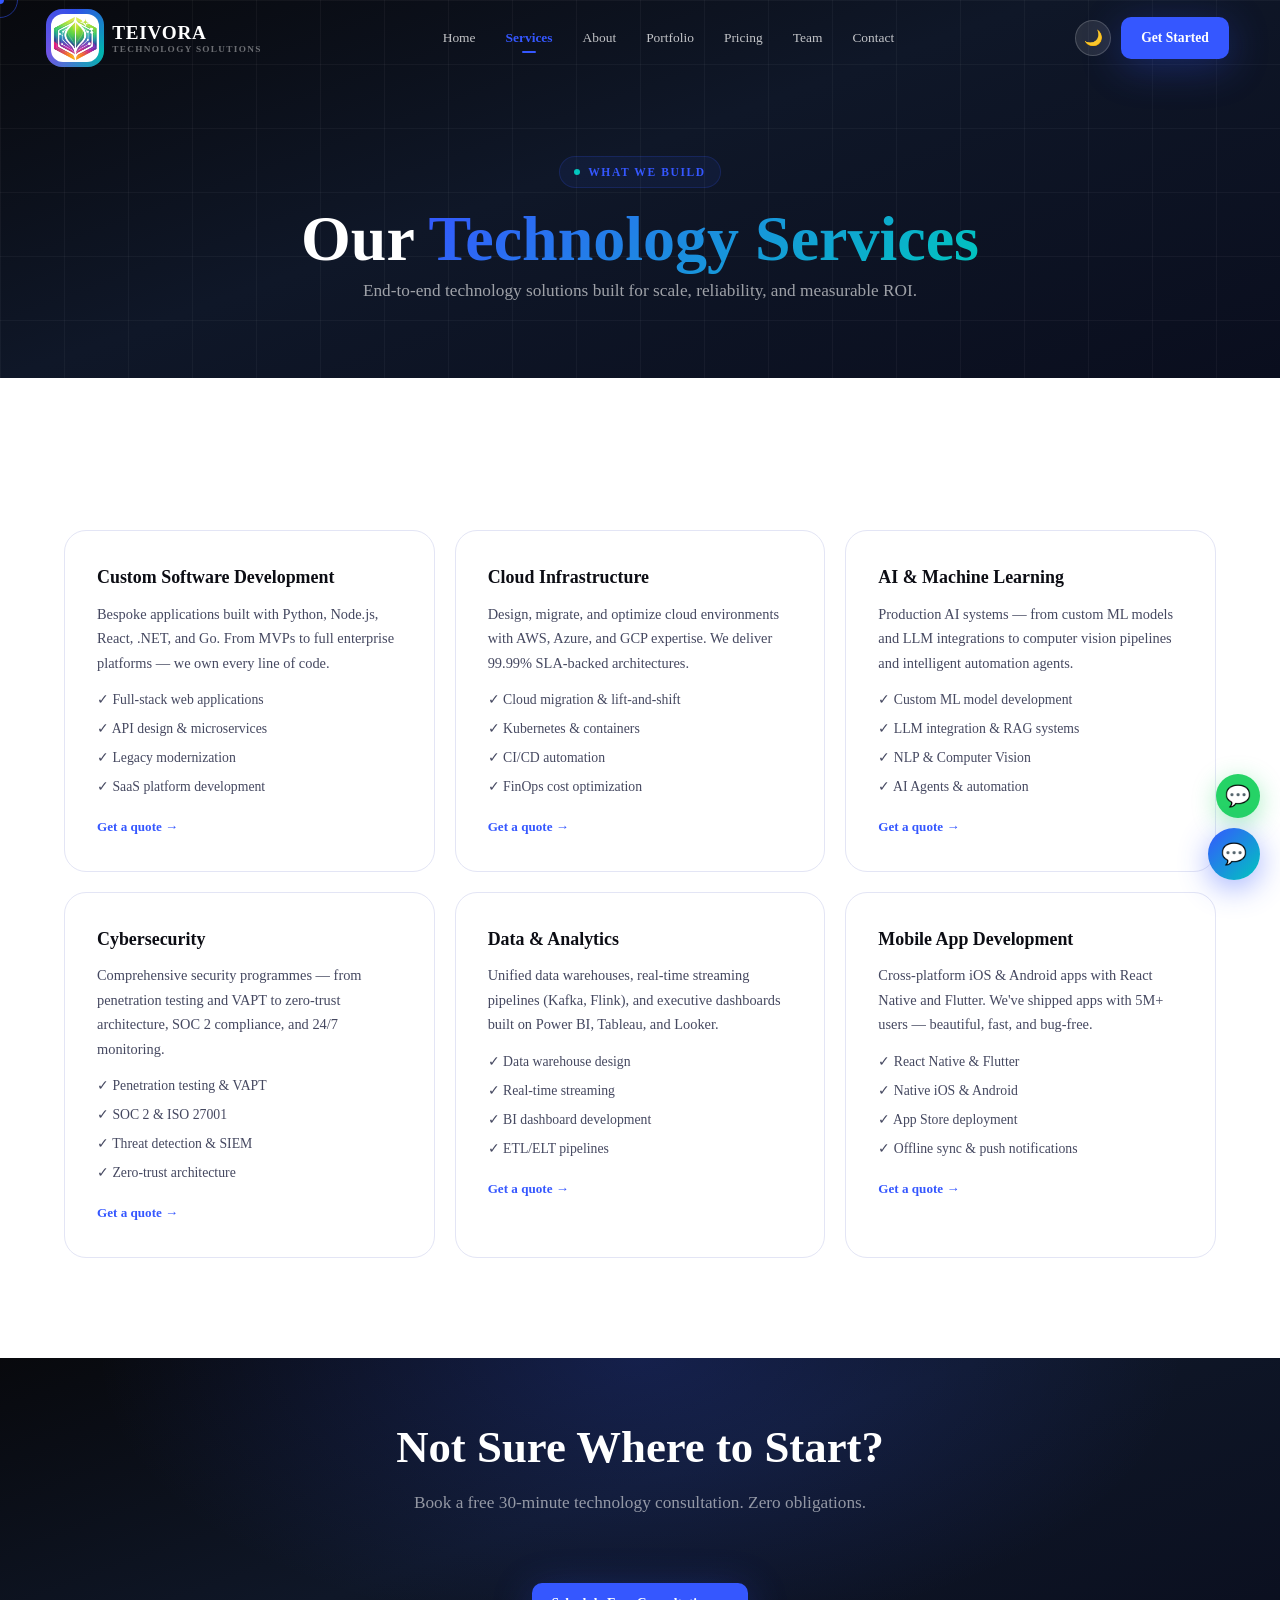
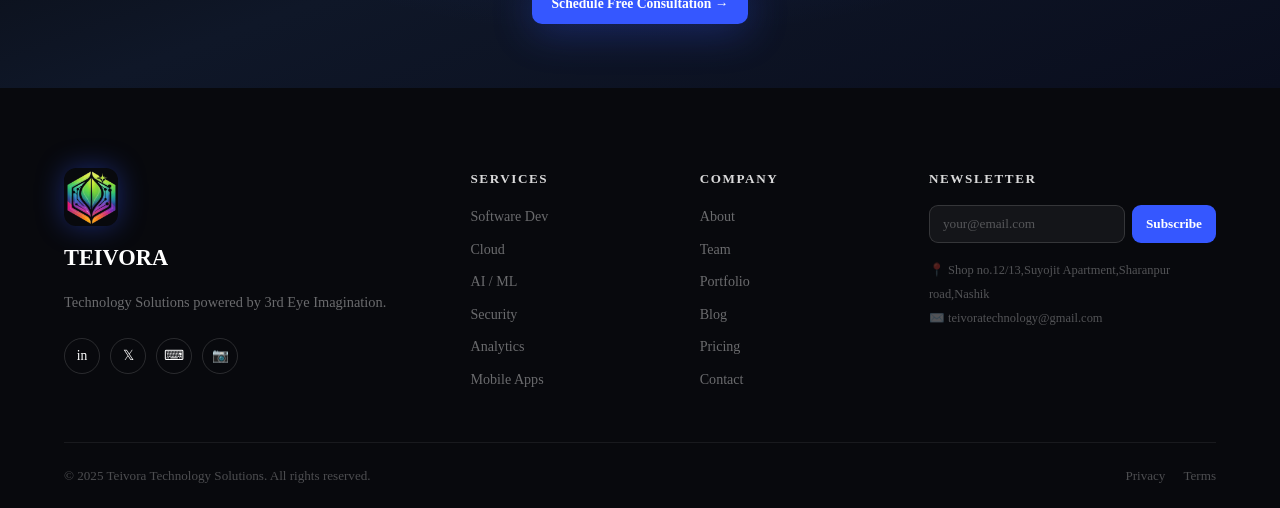
<file: pages/services.html>
<!DOCTYPE html>
<html lang="en" data-theme="light">
<head>
<meta charset="UTF-8"><meta name="viewport" content="width=device-width,initial-scale=1">
<title>Services — Teivora Technology Solutions</title>
<link rel="icon" href="../images/logo.png">
<link rel="stylesheet" href="../css/style.css">

</head>
<body>
<div id="scroll-progress"></div>
<div id="cursor-dot"></div>
<div id="cursor-ring"></div>
<nav class="navbar" id="navbar">
  <a href="../index.html" class="nav-logo">
    <div class="logo-img-wrap">
      <img src="../images/logo.png" alt="Teivora" loading="lazy">
    </div>
    <div class="logo-text">
      <span class="logo-name">TEIVORA</span>
      <span class="logo-sub">Technology Solutions</span>
    </div>
  </a>
  <div class="nav-links">
    <a href="../index.html">Home</a>
    <a href="services.html" class="active">Services</a>
    <a href="about.html">About</a>
    <a href="portfolio.html">Portfolio</a>
  
    <a href="pricing.html">Pricing</a>
    <a href="team.html">Team</a>
    <a href="contact.html">Contact</a>
  </div>
  <div class="nav-actions">
    <button class="btn-theme">🌙</button>
    <a href="contact.html" class="btn btn-primary">Get Started</a>
  </div>
  <button class="hamburger" aria-label="Menu"><span></span><span></span><span></span></button>
</nav>
<nav class="mobile-nav" id="mobile-nav">
  <a href="../index.html">Home</a>
  <a href="services.html">Services</a>
  <a href="about.html">About</a>
  <a href="portfolio.html">Portfolio</a>
  
  <a href="pricing.html">Pricing</a>
  <a href="team.html">Team</a>
  <a href="contact.html">Contact</a>
  <div class="mobile-nav-foot">
    <button class="btn-theme">🌙</button>
    <a href="contact.html" class="mobile-nav-cta">Get Started →</a>
  </div>
</nav>

<div class="page-hero">
  <div class="wrap">
    <div class="badge" style="margin:0 auto 16px"><span class="badge-dot"></span>What We Build</div>
    <h1 class="title" style="color:#fff">Our <span class="gr">Technology Services</span></h1>
    <p class="lead" style="color:rgba(255,255,255,.6)">End-to-end technology solutions built for scale, reliability, and measurable ROI.</p>
  </div>
</div>

<section class="section">
  <div class="wrap">
    <div class="svc-grid-main">
      <div class="svc-card rv">
        
        <h3>Custom Software Development</h3>
        <p>Bespoke applications built with Python, Node.js, React, .NET, and Go. From MVPs to full enterprise platforms — we own every line of code.</p>
        <ul style="margin-top:14px;display:flex;flex-direction:column;gap:7px">
          <li style="font-size:.86rem;color:var(--c-text2)">✓ Full-stack web applications</li>
          <li style="font-size:.86rem;color:var(--c-text2)">✓ API design & microservices</li>
          <li style="font-size:.86rem;color:var(--c-text2)">✓ Legacy modernization</li>
          <li style="font-size:.86rem;color:var(--c-text2)">✓ SaaS platform development</li>
        </ul>
        <a href="contact.html" class="svc-link">Get a quote →</a>
      </div>
      <div class="svc-card rv" style="transition-delay:.07s">
     
        <h3>Cloud Infrastructure</h3>
        <p>Design, migrate, and optimize cloud environments with AWS, Azure, and GCP expertise. We deliver 99.99% SLA-backed architectures.</p>
        <ul style="margin-top:14px;display:flex;flex-direction:column;gap:7px">
          <li style="font-size:.86rem;color:var(--c-text2)">✓ Cloud migration & lift-and-shift</li>
          <li style="font-size:.86rem;color:var(--c-text2)">✓ Kubernetes & containers</li>
          <li style="font-size:.86rem;color:var(--c-text2)">✓ CI/CD automation</li>
          <li style="font-size:.86rem;color:var(--c-text2)">✓ FinOps cost optimization</li>
        </ul>
        <a href="contact.html" class="svc-link">Get a quote →</a>
      </div>
      <div class="svc-card rv" style="transition-delay:.14s">
       
        <h3>AI &amp; Machine Learning</h3>
        <p>Production AI systems — from custom ML models and LLM integrations to computer vision pipelines and intelligent automation agents.</p>
        <ul style="margin-top:14px;display:flex;flex-direction:column;gap:7px">
          <li style="font-size:.86rem;color:var(--c-text2)">✓ Custom ML model development</li>
          <li style="font-size:.86rem;color:var(--c-text2)">✓ LLM integration & RAG systems</li>
          <li style="font-size:.86rem;color:var(--c-text2)">✓ NLP & Computer Vision</li>
          <li style="font-size:.86rem;color:var(--c-text2)">✓ AI Agents & automation</li>
        </ul>
        <a href="contact.html" class="svc-link">Get a quote →</a>
      </div>
      <div class="svc-card rv" style="transition-delay:.21s">
       
        <h3>Cybersecurity</h3>
        <p>Comprehensive security programmes — from penetration testing and VAPT to zero-trust architecture, SOC 2 compliance, and 24/7 monitoring.</p>
        <ul style="margin-top:14px;display:flex;flex-direction:column;gap:7px">
          <li style="font-size:.86rem;color:var(--c-text2)">✓ Penetration testing & VAPT</li>
          <li style="font-size:.86rem;color:var(--c-text2)">✓ SOC 2 & ISO 27001</li>
          <li style="font-size:.86rem;color:var(--c-text2)">✓ Threat detection & SIEM</li>
          <li style="font-size:.86rem;color:var(--c-text2)">✓ Zero-trust architecture</li>
        </ul>
        <a href="contact.html" class="svc-link">Get a quote →</a>
      </div>
      <div class="svc-card rv" style="transition-delay:.28s">
  
        <h3>Data &amp; Analytics</h3>
        <p>Unified data warehouses, real-time streaming pipelines (Kafka, Flink), and executive dashboards built on Power BI, Tableau, and Looker.</p>
        <ul style="margin-top:14px;display:flex;flex-direction:column;gap:7px">
          <li style="font-size:.86rem;color:var(--c-text2)">✓ Data warehouse design</li>
          <li style="font-size:.86rem;color:var(--c-text2)">✓ Real-time streaming</li>
          <li style="font-size:.86rem;color:var(--c-text2)">✓ BI dashboard development</li>
          <li style="font-size:.86rem;color:var(--c-text2)">✓ ETL/ELT pipelines</li>
        </ul>
        <a href="contact.html" class="svc-link">Get a quote →</a>
      </div>
      <div class="svc-card rv" style="transition-delay:.35s">
        
        <h3>Mobile App Development</h3>
        <p>Cross-platform iOS & Android apps with React Native and Flutter. We've shipped apps with 5M+ users — beautiful, fast, and bug-free.</p>
        <ul style="margin-top:14px;display:flex;flex-direction:column;gap:7px">
          <li style="font-size:.86rem;color:var(--c-text2)">✓ React Native & Flutter</li>
          <li style="font-size:.86rem;color:var(--c-text2)">✓ Native iOS & Android</li>
          <li style="font-size:.86rem;color:var(--c-text2)">✓ App Store deployment</li>
          <li style="font-size:.86rem;color:var(--c-text2)">✓ Offline sync & push notifications</li>
        </ul>
        <a href="contact.html" class="svc-link">Get a quote →</a>
      </div>
    </div>
  </div>
</section>

<section style="background:var(--grd-hero);padding:64px 0;text-align:center;position:relative;overflow:hidden">
  <div style="position:absolute;inset:0;background:radial-gradient(ellipse at 50% 0%,rgba(53,87,255,.2),transparent 60%)"></div>
  <div class="wrap rv" style="position:relative;z-index:1">
    <h2 class="title" style="color:#fff;margin-bottom:14px">Not Sure Where to Start?</h2>
    <p class="lead" style="color:rgba(255,255,255,.55);margin:0 auto 32px">Book a free 30-minute technology consultation. Zero obligations.</p>
    <a href="contact.html" class="btn btn-primary">Schedule Free Consultation →</a>
  </div>
</section>

<footer>
  <div class="wrap">
    <div class="foot-grid">
      <div class="foot-brand">
        <img src="../images/logo.png" alt="Teivora" style="width:54px;border-radius:12px;margin-bottom:14px;box-shadow:0 0 28px rgba(53,87,255,.4)" loading="lazy">
        <h3>TEIVORA</h3>
        <p>Technology Solutions powered by 3rd Eye Imagination.</p>
        <div class="foot-soc">
        <a href="https://www.linkedin.com/in/teivora-technology-624a3b401/" target="_blank" class="fsoc" aria-label="LinkedIn">in</a>

        <a href="https://x.com/teivora75224" target="_blank" class="fsoc" aria-label="Twitter">𝕏</a>

        <a href="https://github.com/yourprofile" target="_blank" class="fsoc" aria-label="GitHub">⌨</a>

        <a href="https://instagram.com/yourprofile" target="_blank" class="fsoc" aria-label="Instagram">📷</a>
    </div>
      </div>
      <div class="foot-col"><h4>Services</h4><div class="foot-links">
        <a href="services.html">Software Dev</a><a href="services.html">Cloud</a>
        <a href="services.html">AI / ML</a><a href="services.html">Security</a>
        <a href="services.html">Analytics</a><a href="services.html">Mobile Apps</a>
      </div></div>
      <div class="foot-col"><h4>Company</h4><div class="foot-links">
        <a href="about.html">About</a><a href="team.html">Team</a>
        <a href="portfolio.html">Portfolio</a><a href="blog.html">Blog</a>
        <a href="pricing.html">Pricing</a><a href="contact.html">Contact</a>
      </div></div>
      <div class="foot-col"><h4>Newsletter</h4>
        <form class="nl-form" onsubmit="this.querySelector('.nl-btn').textContent='✓ Done!';this.querySelector('.nl-in').value='';event.preventDefault()">
          <input type="email" class="nl-in" placeholder="your@email.com" required>
          <button type="submit" class="nl-btn">Subscribe</button>
        </form>
        <div style="margin-top:16px;color:rgba(255,255,255,.3);font-size:.78rem;line-height:1.9">
            📍 Shop no.12/13,Suyojit Apartment,Sharanpur road,Nashik<br>✉️ teivoratechnology@gmail.com
        </div>
      </div>
    </div>
  </div>
  <div class="wrap">
    <div class="foot-bottom">
      <p>© 2025 Teivora Technology Solutions. All rights reserved.</p>
      <div class="foot-bottom-links"><a href="#">Privacy</a><a href="#">Terms</a></div>
    </div>
  </div>
</footer>
<button id="btt" aria-label="Back to top">↑</button>
<a id="wa-btn" href="https://wa.me/917076770660" target="_blank" rel="noopener" aria-label="WhatsApp">💬</a>
<div id="chat-widget">
  <div class="chat-box">
    <div class="chat-head"><div class="chat-av">🤖</div><div class="chat-head-info"><h4>Teivora Support</h4><p class="chat-online">Online now</p></div></div>
    <div class="chat-msgs"><div class="cmsg bot">👋 Hi! How can I help you today?</div></div>
    <div class="chat-row"><input type="text" class="chat-in" placeholder="Type a message…"><button class="chat-send">➤</button></div>
  </div>
  <button class="chat-btn-wrap" aria-label="Open chat">💬</button>
</div>
<div id="cookie" class="hide">
  <div class="ck-text"><strong>🍪 Cookies</strong> help us improve your experience.</div>
  <div class="ck-btns"><button class="ck-ok">Accept</button><button class="ck-no">Decline</button></div>
</div>
<script src="../js/main.js"></script>
</body>
</html>
</file>
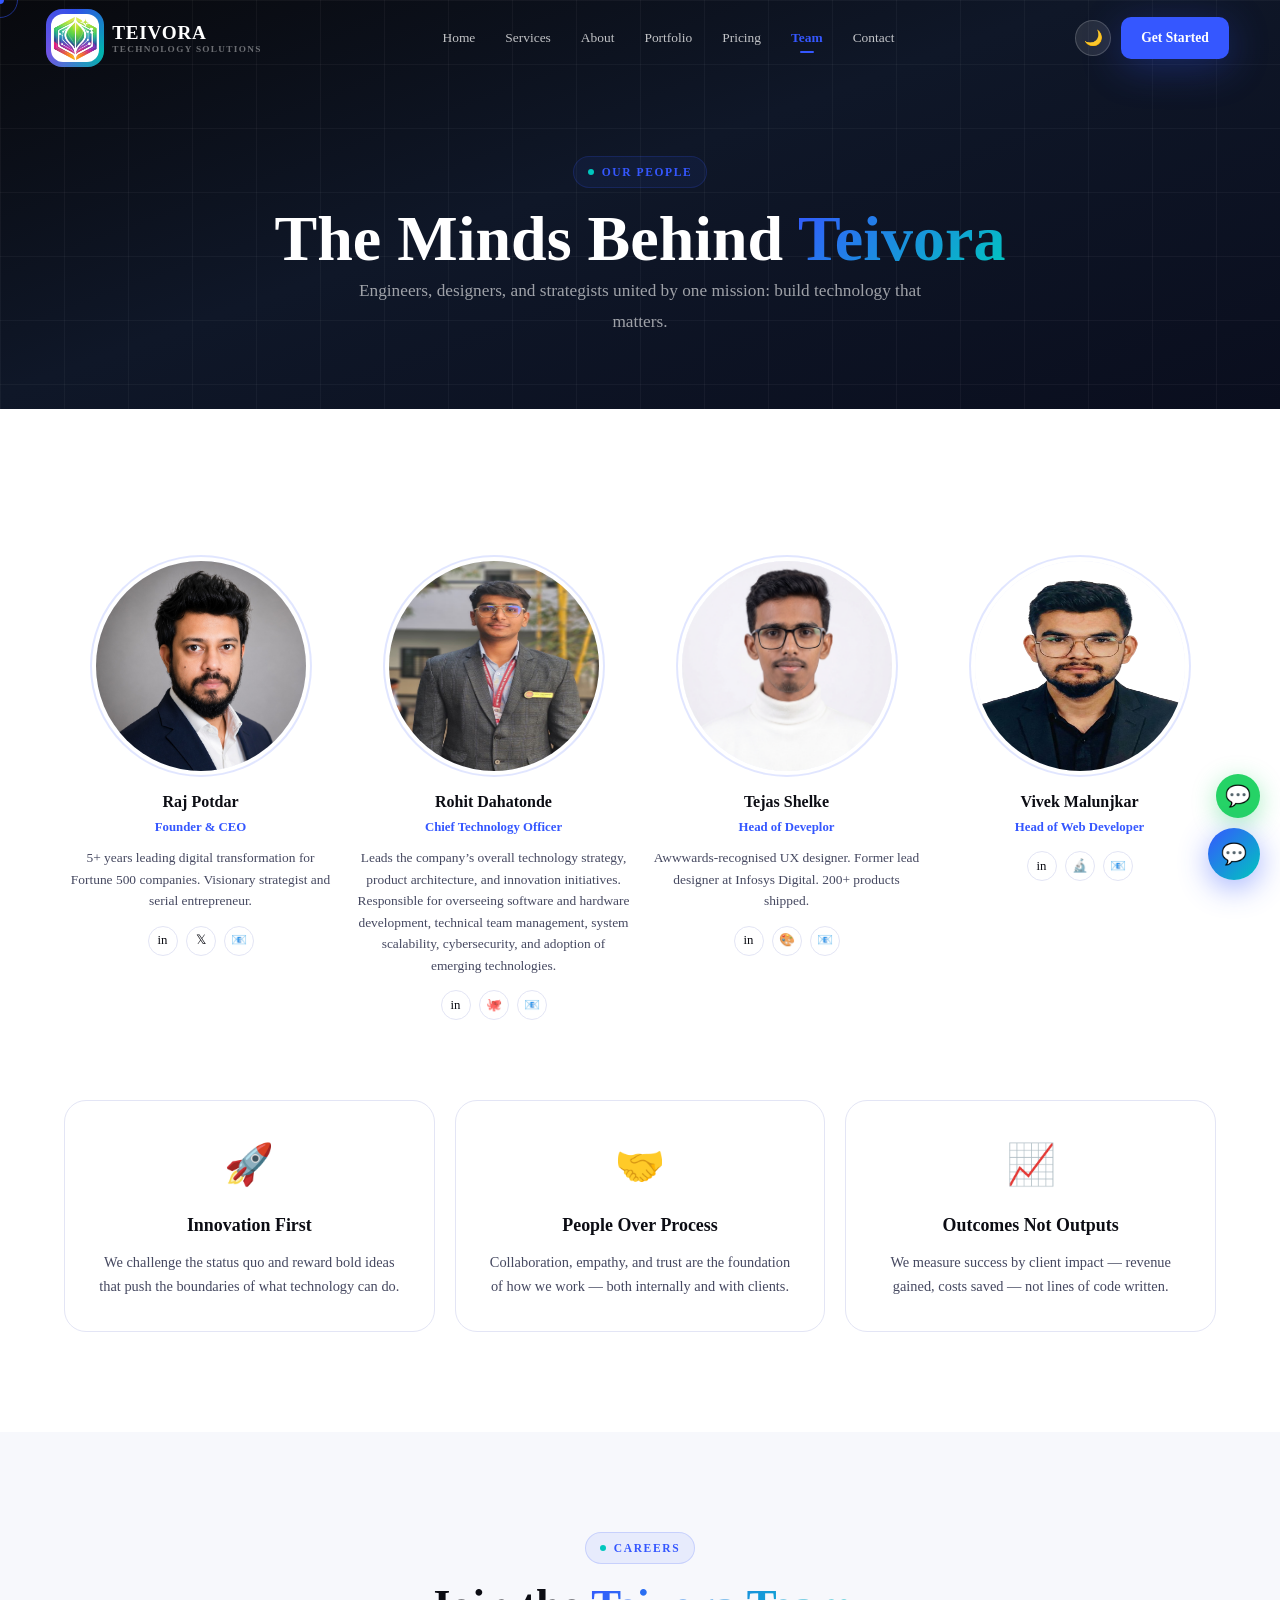
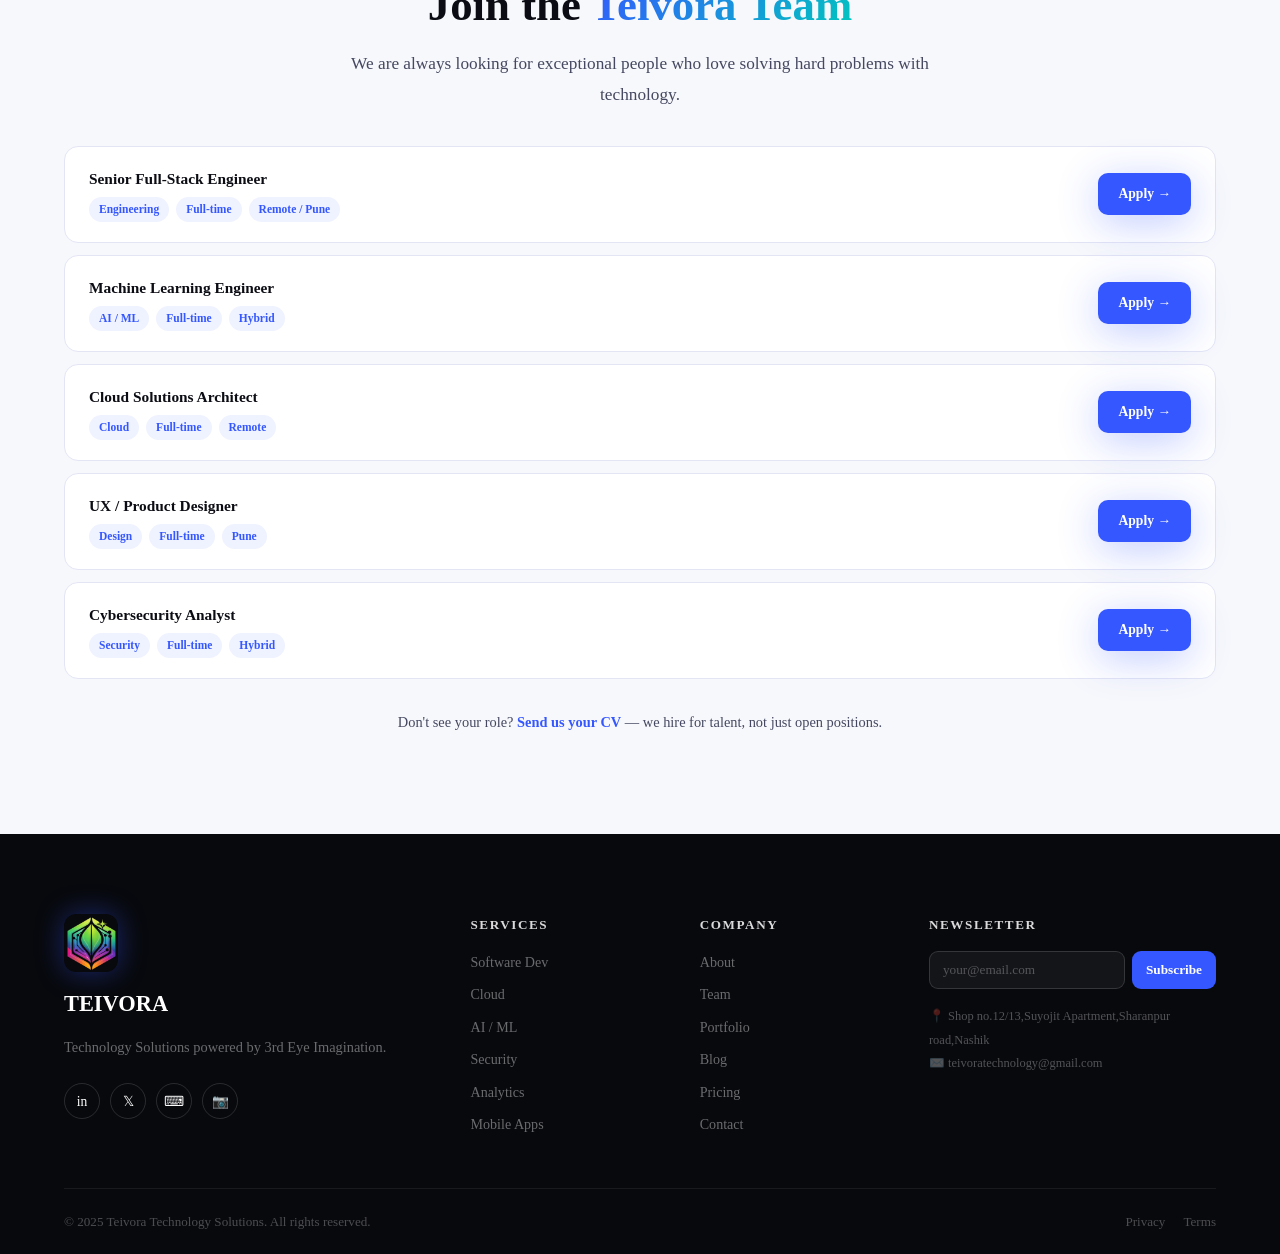
<file: pages/team.html>
<!DOCTYPE html>
<html lang="en" data-theme="light">

<head>
  <meta charset="UTF-8">
  <meta name="viewport" content="width=device-width,initial-scale=1">
  <title>Team & Careers — Teivora Technology Solutions</title>
  <link rel="icon" href="../images/logo.png">
  <link rel="stylesheet" href="../css/style.css">

</head>

<body>
  <div id="scroll-progress"></div>
  <div id="cursor-dot"></div>
  <div id="cursor-ring"></div>
  <nav class="navbar" id="navbar">
    <a href="../index.html" class="nav-logo">
      <div class="logo-img-wrap">
        <img src="../images/logo.png" alt="Teivora" loading="lazy">
      </div>
      <div class="logo-text">
        <span class="logo-name">TEIVORA</span>
        <span class="logo-sub">Technology Solutions</span>
      </div>
    </a>
    <div class="nav-links">
      <a href="../index.html">Home</a>
      <a href="services.html">Services</a>
      <a href="about.html">About</a>
      <a href="portfolio.html">Portfolio</a>
      
      <a href="pricing.html">Pricing</a>
      <a href="team.html" class="active">Team</a>
      <a href="contact.html">Contact</a>
    </div>
    <div class="nav-actions">
      <button class="btn-theme">🌙</button>
      <a href="contact.html" class="btn btn-primary">Get Started</a>
    </div>
    <button class="hamburger" aria-label="Menu"><span></span><span></span><span></span></button>
  </nav>
  <nav class="mobile-nav" id="mobile-nav">
    <a href="../index.html">Home</a>
    <a href="services.html">Services</a>
    <a href="about.html">About</a>
    <a href="portfolio.html">Portfolio</a>
    
    <a href="pricing.html">Pricing</a>
    <a href="team.html">Team</a>
    <a href="contact.html">Contact</a>
    <div class="mobile-nav-foot">
      <button class="btn-theme">🌙</button>
      <a href="contact.html" class="mobile-nav-cta">Get Started →</a>
    </div>
  </nav>

  <div class="page-hero">
    <div class="wrap">
      <div class="badge" style="margin:0 auto 16px"><span class="badge-dot"></span>Our People</div>
      <h1 class="title" style="color:#fff">The Minds Behind <span class="gr">Teivora</span></h1>
      <p class="lead" style="color:rgba(255,255,255,.6)">Engineers, designers, and strategists united by one mission:
        build technology that matters.</p>
    </div>
  </div>

  <section class="section">
    <div class="wrap">
      <div class="team-grid">
        <div class="team-card rv">
          <img src="/images/raj.jpeg" alt="Raj Potdar" class="team-av">
          <div class="team-name">Raj Potdar</div>
          <div class="team-role">Founder &amp; CEO</div>
          <div class="team-bio">5+ years leading digital transformation for Fortune 500 companies. Visionary strategist
            and serial entrepreneur.</div>
          <div class="team-soc"><a href="#">in</a><a href="#">𝕏</a><a href="#">📧</a></div>
        </div>
        <div class="team-card rv" style="transition-delay:.08s">
          <img src="/images/rohit.jpeg" alt="Rohit Dahatonde" class="team-av">
          <div class="team-name">Rohit Dahatonde</div>
          <div class="team-role">Chief Technology Officer</div>
          <div class="team-bio">Leads the company’s overall technology strategy, product architecture, and innovation
            initiatives. Responsible for overseeing software and hardware development, technical team management, system
            scalability, cybersecurity, and adoption of emerging technologies. </div>
          <div class="team-soc"><a href="#">in</a><a href="#">🐙</a><a href="#">📧</a></div>
        </div>
        <div class="team-card rv" style="transition-delay:.16s">
           <img src="/images/tejas.png" alt="Raj Potdar" class="team-av">
          <div class="team-name">Tejas Shelke</div>
          <div class="team-role">Head of Deveplor</div>
          <div class="team-bio">Awwwards-recognised UX designer. Former lead designer at Infosys Digital. 200+ products
            shipped.</div>
          <div class="team-soc"><a href="#">in</a><a href="#">🎨</a><a href="#">📧</a></div>
        </div>
        <div class="team-card rv" style="transition-delay:.24s">
          <img src="/images/vivek.png" alt="Vivek Malunjkar" class="team-av">
          <div class="team-name">Vivek Malunjkar</div>
          <div class="team-role">Head of Web Developer</div>
          <div class="team-bio">
          </div>
          <div class="team-soc"><a href="#">in</a><a href="#">🔬</a><a href="#">📧</a></div>
        </div>
      </div>

      <div style="display:grid;grid-template-columns:repeat(3,1fr);gap:20px;margin-top:80px" class="rv">
        <div class="svc-card" style="text-align:center">
          <div style="font-size:2.5rem;margin-bottom:14px">🚀</div>
          <h3>Innovation First</h3>
          <p>We challenge the status quo and reward bold ideas that push the boundaries of what technology can do.</p>
        </div>
        <div class="svc-card" style="text-align:center">
          <div style="font-size:2.5rem;margin-bottom:14px">🤝</div>
          <h3>People Over Process</h3>
          <p>Collaboration, empathy, and trust are the foundation of how we work — both internally and with clients.</p>
        </div>
        <div class="svc-card" style="text-align:center">
          <div style="font-size:2.5rem;margin-bottom:14px">📈</div>
          <h3>Outcomes Not Outputs</h3>
          <p>We measure success by client impact — revenue gained, costs saved — not lines of code written.</p>
        </div>
      </div>
    </div>
  </section>

  <section class="section" style="background:var(--c-bg2)">
    <div class="wrap">
      <div class="tc rv">
        <div class="badge" style="margin:0 auto 16px"><span class="badge-dot"></span>Careers</div>
        <h2 class="title">Join the <span class="gr">Teivora Team</span></h2>
        <p class="lead" style="margin:16px auto 0">We are always looking for exceptional people who love solving hard
          problems with technology.</p>
      </div>
      <div class="jobs-list" style="margin-top:36px">
        <div class="job-row rv">
          <div>
            <div class="job-title">Senior Full-Stack Engineer</div>
            <div class="job-tags"><span class="jtag">Engineering</span><span class="jtag">Full-time</span><span
                class="jtag">Remote / Pune</span></div>
          </div><a href="contact.html" class="btn btn-primary" style="flex-shrink:0">Apply →</a>
        </div>
        <div class="job-row rv">
          <div>
            <div class="job-title">Machine Learning Engineer</div>
            <div class="job-tags"><span class="jtag">AI / ML</span><span class="jtag">Full-time</span><span
                class="jtag">Hybrid</span></div>
          </div><a href="contact.html" class="btn btn-primary" style="flex-shrink:0">Apply →</a>
        </div>
        <div class="job-row rv">
          <div>
            <div class="job-title">Cloud Solutions Architect</div>
            <div class="job-tags"><span class="jtag">Cloud</span><span class="jtag">Full-time</span><span
                class="jtag">Remote</span></div>
          </div><a href="contact.html" class="btn btn-primary" style="flex-shrink:0">Apply →</a>
        </div>
        <div class="job-row rv">
          <div>
            <div class="job-title">UX / Product Designer</div>
            <div class="job-tags"><span class="jtag">Design</span><span class="jtag">Full-time</span><span
                class="jtag">Pune</span></div>
          </div><a href="contact.html" class="btn btn-primary" style="flex-shrink:0">Apply →</a>
        </div>
        <div class="job-row rv">
          <div>
            <div class="job-title">Cybersecurity Analyst</div>
            <div class="job-tags"><span class="jtag">Security</span><span class="jtag">Full-time</span><span
                class="jtag">Hybrid</span></div>
          </div><a href="contact.html" class="btn btn-primary" style="flex-shrink:0">Apply →</a>
        </div>
      </div>
      <p style="text-align:center;margin-top:32px;color:var(--c-text2);font-size:.9rem">Don&#39;t see your role? <a
          href="contact.html" style="color:var(--c-blue);font-weight:700">Send us your CV</a> — we hire for talent, not
        just open positions.</p>
    </div>
  </section>

  <footer>
    <div class="wrap">
      <div class="foot-grid">
        <div class="foot-brand">
          <img src="../images/logo.png" alt="Teivora"
            style="width:54px;border-radius:12px;margin-bottom:14px;box-shadow:0 0 28px rgba(53,87,255,.4)"
            loading="lazy">
          <h3>TEIVORA</h3>
          <p>Technology Solutions powered by 3rd Eye Imagination.</p>
          <div class="foot-soc">
            <a href="https://www.linkedin.com/in/teivora-technology-624a3b401/" target="_blank" class="fsoc"
              aria-label="LinkedIn">in</a>

            <a href="https://x.com/teivora75224" target="_blank" class="fsoc" aria-label="Twitter">𝕏</a>

            <a href="https://github.com/yourprofile" target="_blank" class="fsoc" aria-label="GitHub">⌨</a>

            <a href="https://instagram.com/yourprofile" target="_blank" class="fsoc" aria-label="Instagram">📷</a>
          </div>
        </div>
        <div class="foot-col">
          <h4>Services</h4>
          <div class="foot-links">
            <a href="services.html">Software Dev</a><a href="services.html">Cloud</a>
            <a href="services.html">AI / ML</a><a href="services.html">Security</a>
            <a href="services.html">Analytics</a><a href="services.html">Mobile Apps</a>
          </div>
        </div>
        <div class="foot-col">
          <h4>Company</h4>
          <div class="foot-links">
            <a href="about.html">About</a><a href="team.html">Team</a>
            <a href="portfolio.html">Portfolio</a><a href="blog.html">Blog</a>
            <a href="pricing.html">Pricing</a><a href="contact.html">Contact</a>
          </div>
        </div>
        <div class="foot-col">
          <h4>Newsletter</h4>
          <form class="nl-form"
            onsubmit="this.querySelector('.nl-btn').textContent='✓ Done!';this.querySelector('.nl-in').value='';event.preventDefault()">
            <input type="email" class="nl-in" placeholder="your@email.com" required>
            <button type="submit" class="nl-btn">Subscribe</button>
          </form>
          <div style="margin-top:16px;color:rgba(255,255,255,.3);font-size:.78rem;line-height:1.9">
            📍 Shop no.12/13,Suyojit Apartment,Sharanpur road,Nashik<br>✉️ teivoratechnology@gmail.com
          </div>
        </div>
      </div>
    </div>
    <div class="wrap">
      <div class="foot-bottom">
        <p>© 2025 Teivora Technology Solutions. All rights reserved.</p>
        <div class="foot-bottom-links"><a href="#">Privacy</a><a href="#">Terms</a></div>
      </div>
    </div>
  </footer>
  <button id="btt" aria-label="Back to top">↑</button>
  <a id="wa-btn" href="https://wa.me/917076770660" target="_blank" rel="noopener" aria-label="WhatsApp">💬</a>
  <div id="chat-widget">
    <div class="chat-box">
      <div class="chat-head">
        <div class="chat-av">🤖</div>
        <div class="chat-head-info">
          <h4>Teivora Support</h4>
          <p class="chat-online">Online now</p>
        </div>
      </div>
      <div class="chat-msgs">
        <div class="cmsg bot">👋 Hi! How can I help you today?</div>
      </div>
      <div class="chat-row"><input type="text" class="chat-in" placeholder="Type a message…"><button
          class="chat-send">➤</button></div>
    </div>
    <button class="chat-btn-wrap" aria-label="Open chat">💬</button>
  </div>
  <div id="cookie" class="hide">
    <div class="ck-text"><strong>🍪 Cookies</strong> help us improve your experience.</div>
    <div class="ck-btns"><button class="ck-ok">Accept</button><button class="ck-no">Decline</button></div>
  </div>
  <script src="../js/main.js"></script>
</body>

</html>
</file>
<file: css/style.css>
/* ================================================================
   TEIVORA TECHNOLOGY SOLUTIONS — PREMIUM v3.0
   Inspired by Nethority.com aesthetic
   ================================================================ */



/* ── TOKENS ── */
:root {
  --c-bg:        #ffffff;
  --c-bg2:       #f7f8fc;
  --c-bg3:       #eef0f8;
  --c-dark:      #08090d;
  --c-dark2:     #0e1017;
  --c-dark3:     #161924;
  --c-navy:      #0f1728;
  --c-blue:      #3557ff;
  --c-blue2:     #5b77ff;
  --c-teal:      #00c6be;
  --c-purple:    #7c5cfc;
  --c-green:     #22c55e;
  --c-amber:     #f59e0b;
  --c-text:      #0c0d14;
  --c-text2:     #454860;
  --c-text3:     #8082a0;
  --c-border:    #e3e5f5;
  --c-border2:   #d0d3ee;
  --c-card:      #ffffff;
  --c-white:     #ffffff;

  /* Dark mode overrides */
  --c-bg-d:      #07080f;
  --c-bg2-d:     #0d0e1a;
  --c-bg3-d:     #13142a;
  --c-text-d:    #eeeef5;
  --c-text2-d:   #9294b4;
  --c-border-d:  #1e2035;
  --c-card-d:    #0f1020;

  --f-sans:    'Times New Roman', Times, serif;
  --f-display: 'Times New Roman', Times, serif;
  --nav-h:     76px;
  --radius:    14px;
  --radius-lg: 22px;
  --radius-xl: 32px;
  --ease:      cubic-bezier(.4,0,.2,1);
  --ease-out:  cubic-bezier(.0,0,.2,1);
  --spring:    cubic-bezier(.34,1.56,.64,1);

  --grd-blue:   linear-gradient(135deg, #3557ff 0%, #5b77ff 100%);
  --grd-hero:   linear-gradient(160deg, #08090d 0%, #0f1728 45%, #0a0e1e 100%);
  --grd-glass:  linear-gradient(135deg, rgba(255,255,255,.06) 0%, rgba(255,255,255,.01) 100%);
  --grd-accent: linear-gradient(135deg, #3557ff 0%, #00c6be 100%);

  --sh-blue:    0 8px 40px rgba(53,87,255,.3);
  --sh-lg:      0 24px 80px rgba(8,9,13,.12);
  --sh-sm:      0 2px 16px rgba(8,9,13,.06);

  --trans: all .3s var(--ease);
}

[data-theme="dark"] {
  --c-bg:     var(--c-bg-d);
  --c-bg2:    var(--c-bg2-d);
  --c-bg3:    var(--c-bg3-d);
  --c-text:   var(--c-text-d);
  --c-text2:  var(--c-text2-d);
  --c-border: var(--c-border-d);
  --c-card:   var(--c-card-d);
  --sh-lg: 0 24px 80px rgba(0,0,0,.5);
  --sh-sm: 0 2px 16px rgba(0,0,0,.3);
}

/* ── RESET ── */
*,*::before,*::after { box-sizing:border-box; margin:0; padding:0 }
html { scroll-behavior:smooth; font-size:16px }
body {
  font-family: var(--f-sans);
  background: var(--c-bg);
  color: var(--c-text);
  line-height: 1.6;
  overflow-x: hidden;
  transition: background .3s ease, color .3s ease;
}
a { text-decoration:none; color:inherit }
img { display:block; max-width:100% }
ul { list-style:none }
button { cursor:pointer; border:none; background:none; font-family:var(--f-sans) }
input,textarea,select { font-family:var(--f-sans); outline:none }

/* ── SCROLL PROGRESS ── */
#scroll-progress {
  position:fixed; top:0; left:0; height:3px; width:0;
  z-index:99999;
  background: linear-gradient(90deg, var(--c-blue), var(--c-teal), var(--c-purple));
  box-shadow: 0 0 12px rgba(53,87,255,.6);
  transition: width .08s linear;
}

/* ── SPLASH ── */
#splash {
  position:fixed; inset:0;
  z-index:99998;
  background: var(--c-dark);
  display:flex; align-items:center; justify-content:center; flex-direction:column;
  gap:32px;
  transition: opacity .8s ease, visibility .8s ease;
}
#splash.out { opacity:0; visibility:hidden; pointer-events:none }

.sp-logo-ring {
  position:relative; width:130px; height:130px;
  display:flex; align-items:center; justify-content:center;
}
.sp-ring {
  position:absolute; inset:0; border-radius:50%;
  border: 2px solid transparent;
}
.sp-ring-1 {
  background: conic-gradient(from 0deg, var(--c-blue), var(--c-teal), var(--c-purple), var(--c-blue)) border-box;
  -webkit-mask: linear-gradient(#fff 0 0) padding-box, linear-gradient(#fff 0 0);
  -webkit-mask-composite: destination-out; mask-composite: exclude;
  animation: spin 3s linear infinite;
}
.sp-ring-2 {
  inset:-12px;
  background: conic-gradient(from 180deg, rgba(53,87,255,.3), transparent 60%) border-box;
  -webkit-mask: linear-gradient(#fff 0 0) padding-box, linear-gradient(#fff 0 0);
  -webkit-mask-composite: destination-out; mask-composite: exclude;
  animation: spin 6s linear infinite reverse;
}
.sp-logo-img {
  width:100px; height:100px; border-radius:20px;
  position:relative; z-index:1;
  box-shadow: 0 0 40px rgba(53,87,255,.5), 0 0 80px rgba(0,198,190,.2);
  animation: floatY 2.5s ease-in-out infinite;
}
.sp-name {
  font-family:var(--f-display); font-size:2.6rem; font-weight:800;
  color:#fff; letter-spacing:.08em;
  animation: fadeUp .6s ease .3s both;
}
.sp-tagline {
  font-size:.8rem; letter-spacing:.2em; text-transform:uppercase;
  color:rgba(255,255,255,.35);
  animation: fadeUp .6s ease .5s both;
}
.sp-bar {
  width:200px; height:2px; background:rgba(255,255,255,.08); border-radius:99px; overflow:hidden;
  animation: fadeUp .6s ease .6s both;
}
.sp-fill {
  height:100%; width:0;
  background: var(--grd-accent); border-radius:99px;
  animation: loadBar 2.4s cubic-bezier(.4,0,.2,1) .4s forwards;
}

/* ── CURSOR ── */
#cursor-dot {
  position:fixed; width:8px; height:8px; border-radius:50%;
  background:var(--c-blue); pointer-events:none; z-index:9997;
  transform:translate(-50%,-50%);
  transition:width .2s, height .2s, background .2s;
}
#cursor-ring {
  position:fixed; width:36px; height:36px; border-radius:50%;
  border:1.5px solid rgba(53,87,255,.5); pointer-events:none; z-index:9996;
  transform:translate(-50%,-50%);
  transition:all .15s ease;
}
body.cursor-hover #cursor-dot  { width:14px; height:14px; background:var(--c-teal) }
body.cursor-hover #cursor-ring { width:50px; height:50px; border-color:rgba(0,198,190,.5) }

/* ── NAVBAR ── */
.navbar {
  position:fixed; top:0; left:0; right:0;
  height:var(--nav-h); z-index:1000;
  display:flex; align-items:center; justify-content:space-between;
  padding:0 4%;
  transition:all .4s var(--ease);
}
.navbar.solid {
  background:rgba(255,255,255,.94);
  backdrop-filter:blur(24px);
  -webkit-backdrop-filter:blur(24px);
  border-bottom:1px solid var(--c-border);
  box-shadow: var(--sh-sm);
  height:66px;
}
[data-theme="dark"] .navbar.solid {
  background:rgba(7,8,15,.94);
  border-bottom-color:var(--c-border);
}

/* Logo */
.nav-logo { display:flex; align-items:center; gap:13px; flex-shrink:0 }
.logo-img-wrap {
  position:relative; width:48px; height:48px; flex-shrink:0;
}
.logo-img-wrap::before {
  content:'';
  position:absolute; inset:-5px; border-radius:16px;
  background: conic-gradient(from 0deg, var(--c-blue), var(--c-teal), var(--c-purple), var(--c-blue));
  animation: spin 5s linear infinite;
  opacity:.9; z-index:0;
}
.logo-img-wrap::after {
  content:'';
  position:absolute; inset:-10px; border-radius:20px;
  background: radial-gradient(circle, rgba(53,87,255,.35) 0%, transparent 70%);
  animation: glowPulse 2.5s ease-in-out infinite;
  z-index:-1;
}
.logo-img-wrap img {
  width:48px; height:48px; border-radius:12px;
  position:relative; z-index:1;
  transition:transform .5s var(--spring), box-shadow .3s ease;
  background:#fff;
}
.nav-logo:hover .logo-img-wrap img {
  transform: scale(1.12) rotate(-5deg);
  box-shadow: 0 0 30px rgba(53,87,255,.5);
}
.nav-logo:hover .logo-img-wrap::before { animation-duration:1.5s }

.logo-text { display:flex; flex-direction:column; line-height:1.15 }
.logo-name {
  font-family:var(--f-display); font-weight:800; font-size:1.2rem;
  color:#fff; letter-spacing:.04em; transition:color .3s;
}
.navbar.solid .logo-name { color:var(--c-text) }
[data-theme="dark"] .navbar.solid .logo-name { color:#fff }
.logo-sub {
  font-size:.58rem; font-weight:600; letter-spacing:.14em; text-transform:uppercase;
  color:rgba(255,255,255,.4); transition:color .3s;
}
.navbar.solid .logo-sub { color:var(--c-text3) }
[data-theme="dark"] .navbar.solid .logo-sub { color:rgba(255,255,255,.35) }

/* Desktop nav links */
.nav-links {
  display:flex; align-items:center; gap:4px;
  flex:1; justify-content:center;
}
.nav-links a {
  position:relative; padding:7px 13px; border-radius:9px;
  font-size:.84rem; font-weight:500; white-space:nowrap;
  color:rgba(255,255,255,.75); transition:all .25s ease;
  opacity:0; animation:navIn .4s ease forwards;
}
.nav-links a:nth-child(1){animation-delay:.05s}
.nav-links a:nth-child(2){animation-delay:.1s}
.nav-links a:nth-child(3){animation-delay:.15s}
.nav-links a:nth-child(4){animation-delay:.2s}
.nav-links a:nth-child(5){animation-delay:.25s}
.nav-links a:nth-child(6){animation-delay:.3s}
.nav-links a:nth-child(7){animation-delay:.35s}
.nav-links a:nth-child(8){animation-delay:.4s}
.navbar.solid .nav-links a { color:var(--c-text2) }
[data-theme="dark"] .navbar.solid .nav-links a { color:rgba(255,255,255,.6) }
.nav-links a:hover { color:var(--c-blue); background:rgba(53,87,255,.08) }
.nav-links a.active { color:var(--c-blue); font-weight:600 }
.nav-links a.active::after {
  content:''; position:absolute; bottom:3px; left:50%;
  transform:translateX(-50%); width:14px; height:2px;
  background:var(--c-blue); border-radius:99px;
}

/* Nav CTA */
.nav-actions { display:flex; align-items:center; gap:10px; flex-shrink:0 }
.btn-theme {
  width:36px; height:36px; border-radius:50%;
  background:rgba(255,255,255,.1); border:1px solid rgba(255,255,255,.18);
  color:#fff; font-size:.95rem;
  display:flex; align-items:center; justify-content:center;
  transition:var(--trans);
}
.navbar.solid .btn-theme {
  background:var(--c-bg2); border-color:var(--c-border); color:var(--c-text);
}
.btn-theme:hover { transform:rotate(20deg) scale(1.1) }

/* CTA button */
.btn {
  display:inline-flex; align-items:center; gap:8px;
  font-size:.85rem; font-weight:700; border-radius:10px;
  padding:10px 20px; transition:var(--trans);
  position:relative; overflow:hidden; white-space:nowrap;
}
.btn-primary {
  background:var(--c-blue); color:#fff;
  box-shadow: var(--sh-blue);
}
.btn-primary::before {
  content:'';
  position:absolute; top:0; left:-100%; width:60%; height:100%;
  background:linear-gradient(90deg, transparent, rgba(255,255,255,.25), transparent);
  transform:skewX(-15deg);
  animation:shimmer 3.5s ease-in-out infinite;
}
@keyframes shimmer { 0%{left:-100%} 40%,100%{left:160%} }
.btn-primary:hover {
  transform:translateY(-2px);
  box-shadow:0 14px 48px rgba(53,87,255,.5);
  background:var(--c-blue2);
}
.btn-outline {
  background:transparent; color:#fff;
  border:1.5px solid rgba(255,255,255,.35);
}
.btn-outline:hover {
  background:rgba(255,255,255,.1);
  border-color:rgba(255,255,255,.7);
  transform:translateY(-2px);
}
.navbar.solid .btn-outline { border-color:var(--c-border); color:var(--c-text) }
.navbar.solid .btn-outline:hover { background:var(--c-bg2) }

/* Hamburger */
.hamburger {
  display:none; flex-direction:column; gap:5px; padding:8px;
  border-radius:8px; transition:background .2s;
}
.hamburger span {
  display:block; width:21px; height:2px;
  background:#fff; border-radius:2px; transition:all .3s ease;
}
.navbar.solid .hamburger span { background:var(--c-text) }
.hamburger.open span:nth-child(1) { transform:translateY(7px) rotate(45deg) }
.hamburger.open span:nth-child(2) { opacity:0; transform:scaleX(0) }
.hamburger.open span:nth-child(3) { transform:translateY(-7px) rotate(-45deg) }

/* Mobile menu */
.mobile-nav {
  display:none; position:fixed;
  top:var(--nav-h); left:0; right:0; bottom:0;
  background:var(--c-bg);
  flex-direction:column; padding:24px 5%;
  z-index:999; overflow-y:auto;
  border-top:1px solid var(--c-border);
}
.mobile-nav.open { display:flex }
.mobile-nav a {
  padding:14px 16px; font-size:1rem; font-weight:600;
  border-radius:10px; color:var(--c-text);
  transition:var(--trans);
  opacity:0; animation:slideIn .3s ease forwards;
}
.mobile-nav a:nth-child(1){animation-delay:.04s}
.mobile-nav a:nth-child(2){animation-delay:.08s}
.mobile-nav a:nth-child(3){animation-delay:.12s}
.mobile-nav a:nth-child(4){animation-delay:.16s}
.mobile-nav a:nth-child(5){animation-delay:.2s}
.mobile-nav a:nth-child(6){animation-delay:.24s}
.mobile-nav a:nth-child(7){animation-delay:.28s}
.mobile-nav a:nth-child(8){animation-delay:.32s}
.mobile-nav a:hover, .mobile-nav a.active { background:rgba(53,87,255,.07); color:var(--c-blue) }
.mobile-nav-foot {
  margin-top:auto; padding-top:20px;
  border-top:1px solid var(--c-border);
  display:flex; flex-direction:column; gap:10px;
}
.mobile-nav-cta {
  background:var(--c-blue); color:#fff;
  text-align:center; padding:14px; border-radius:10px;
  font-weight:700; font-size:1rem;
}

/* ── LAYOUT ── */
.wrap { max-width:1300px; margin:0 auto; padding:0 5% }
.section { padding:100px 0; position:relative }
.section-sm { padding:64px 0; position:relative }

.badge {
  display:inline-flex; align-items:center; gap:8px;
  font-size:.72rem; font-weight:700; letter-spacing:.14em; text-transform:uppercase;
  color:var(--c-blue); background:rgba(53,87,255,.08);
  padding:6px 14px; border-radius:99px;
  border:1px solid rgba(53,87,255,.18); margin-bottom:16px;
}
.badge-dot {
  width:6px; height:6px; background:var(--c-teal);
  border-radius:50%; animation:blink 1.8s ease-in-out infinite;
  flex-shrink:0;
}

h1.title {
  font-family:var(--f-display); font-weight:800;
  font-size:clamp(2.8rem, 5vw, 4.2rem);
  line-height:1.1; color:var(--c-text);
}
h2.title {
  font-family:var(--f-display); font-weight:800;
  font-size:clamp(2rem, 3.5vw, 3rem);
  line-height:1.15; color:var(--c-text);
}
h3.title {
  font-family:var(--f-display); font-weight:800;
  font-size:clamp(1.5rem, 2.5vw, 1.9rem);
  line-height:1.2; color:var(--c-text);
}
.title .gr {
  background:var(--grd-accent);
  -webkit-background-clip:text; -webkit-text-fill-color:transparent; background-clip:text;
}
.title .un {
  position:relative; display:inline-block;
}
.title .un::after {
  content:'';
  position:absolute; left:0; bottom:-4px; right:0; height:3px;
  background:var(--grd-accent); border-radius:99px;
}

p.lead {
  font-size:1.08rem; color:var(--c-text2); line-height:1.8; max-width:600px;
}
p.lead + * { margin-top:32px }
.tc { text-align:center }
.tc p.lead { margin-left:auto; margin-right:auto }

/* ── HERO ── */
.hero {
  min-height:100vh;
  background:var(--grd-hero);
  display:flex; align-items:center;
  padding-top:calc(var(--nav-h) + 60px);
  padding-bottom:80px;
  overflow:hidden; position:relative;
}

/* Particle canvas */
#hero-canvas {
  position:absolute; inset:0; pointer-events:none; z-index:0;
  opacity:.5;
}

/* Animated mesh gradient */
.hero-mesh {
  position:absolute; inset:0; pointer-events:none; z-index:0;
}
.hero-orb {
  position:absolute; border-radius:50%; filter:blur(90px); pointer-events:none;
}
.orb1 { width:600px; height:600px; background:rgba(53,87,255,.22); top:-150px; right:-80px; animation:orbFloat 9s ease-in-out infinite }
.orb2 { width:420px; height:420px; background:rgba(0,198,190,.14); bottom:-100px; left:5%; animation:orbFloat 12s ease-in-out infinite 2s reverse }
.orb3 { width:300px; height:300px; background:rgba(124,92,252,.12); top:40%; left:42%; animation:orbFloat 15s ease-in-out infinite 4s }

/* Grid overlay */
.hero-grid-overlay {
  position:absolute; inset:0; pointer-events:none; z-index:0;
  background-image:
    linear-gradient(rgba(255,255,255,.04) 1px, transparent 1px),
    linear-gradient(90deg, rgba(255,255,255,.04) 1px, transparent 1px);
  background-size:64px 64px;
  animation:gridScroll 20s linear infinite;
}

.hero-inner {
  position:relative; z-index:2;
  display:grid; grid-template-columns:1fr 1fr; gap:64px; align-items:center;
}

/* Left */
.hero-eyebrow {
  display:inline-flex; align-items:center; gap:10px;
  background:rgba(53,87,255,.12); border:1px solid rgba(53,87,255,.28);
  padding:8px 18px; border-radius:99px; margin-bottom:28px;
  animation:fadeUp .6s ease .3s both;
}
.hero-eyebrow .dot {
  width:7px; height:7px; background:var(--c-teal); border-radius:50%;
  animation:blink 1.5s ease-in-out infinite; flex-shrink:0;
}
.hero-eyebrow span { font-size:.78rem; font-weight:700; letter-spacing:.1em; text-transform:uppercase; color:var(--c-teal) }
.hero h1 { color:#fff; margin-bottom:24px; animation:fadeUp .6s ease .45s both }
.hero p.lead { color:rgba(255,255,255,.6); animation:fadeUp .6s ease .6s both }
.hero-btns { display:flex; gap:14px; flex-wrap:wrap; animation:fadeUp .6s ease .75s both }
.hero-stats {
  display:flex; gap:40px; margin-top:56px; flex-wrap:wrap;
  animation:fadeUp .6s ease .9s both;
  padding-top:40px; border-top:1px solid rgba(255,255,255,.1);
}
.hero-stat .n {
  font-family:var(--f-display); font-size:2.4rem; font-weight:800; color:#fff; line-height:1;
}
.hero-stat .n em { color:var(--c-teal); font-style:normal }
.hero-stat .l { font-size:.78rem; color:rgba(255,255,255,.4); text-transform:uppercase; letter-spacing:.1em; margin-top:5px }

/* Right — floating card cluster */
.hero-visual { position:relative; animation:fadeRight .7s ease .5s both; z-index:2 }
.hero-card-main {
  background:rgba(255,255,255,.05);
  border:1px solid rgba(255,255,255,.1);
  border-radius:var(--radius-xl); padding:36px;
  backdrop-filter:blur(16px);
  position:relative; overflow:hidden;
}
.hero-card-main::before {
  content:''; position:absolute; top:0; left:0; right:0; height:1px;
  background:linear-gradient(90deg, transparent, rgba(255,255,255,.25), transparent);
}
.svc-grid { display:grid; grid-template-columns:repeat(3,1fr); gap:14px }
.svc-tile {
  background:rgba(255,255,255,.04); border:1px solid rgba(255,255,255,.07);
  border-radius:var(--radius); padding:18px 12px; text-align:center;
  transition:var(--trans); cursor:default;
}
.svc-tile:hover {
  background:rgba(53,87,255,.16); border-color:rgba(53,87,255,.35);
  transform:translateY(-5px) scale(1.02);
}
.svc-tile .ic { font-size:1.8rem; margin-bottom:8px }
.svc-tile .lb { font-size:.66rem; color:rgba(255,255,255,.5); font-weight:500; line-height:1.3 }
.hero-card-main {
  max-width: 1000px;
  margin: auto;
  padding: 40px;
  border-radius: 30px;
  background: rgba(255,255,255,0.05);
  backdrop-filter: blur(20px);
  border: 1px solid rgba(255,255,255,0.08);
}

/* GRID FIX */
.svc-grid {
  display: grid;
  grid-template-columns: repeat(3, 1fr);
  gap: 30px;
}

/* TILE */
.svc-tile {
  display: flex;
  justify-content: center;
}

/* IMAGE CARD */
.image-card {
  width: 300%;
  height: 100px;
  border-radius: 10px;
  background-size: cover;
  background-position: center;
  position: relative;
  overflow: hidden;
  box-shadow: 0 10px 30px rgba(0,0,0,0.3);
  transition: all 0.3s ease;
}

/* HOVER EFFECT */
.image-card:hover {
  transform: translateY(-8px) scale(1.03);
}

/* DARK OVERLAY */
.image-card::before {
  content: "";
  position: absolute;
  inset: 0;
  background: linear-gradient(to top, rgba(0,0,0,0.7), transparent);
}

/* LABEL */
.image-card span {
  position: absolute;
  bottom: 15px;
  left: 15px;
  color: #fff;
  font-weight: 600;
  font-size: 15px;
  background: rgba(0,0,0,0.5);
  padding: 6px 12px;
  border-radius: 10px;
}

/* RESPONSIVE FIX */
@media (max-width: 900px) {
  .svc-grid {
    grid-template-columns: repeat(2, 1fr);
  }
}

@media (max-width: 500px) {
  .svc-grid {
    grid-template-columns: 1fr;
  }
}
/* Flip Card */
.flip-card { perspective:800px; background:transparent !important; border:none !important; padding:0 !important; }
.flip-card:hover { transform:none !important; background:transparent !important; }
.flip-inner {
  position:relative; width:100%; min-height:90px;
  transition:transform .55s cubic-bezier(.4,0,.2,1);
  transform-style:preserve-3d;
}
.flip-card:hover .flip-inner { transform:rotateY(180deg); }
.flip-front, .flip-back {
  position:absolute; inset:0; border-radius:var(--radius);
  backface-visibility:hidden; -webkit-backface-visibility:hidden;
  display:flex; flex-direction:column; align-items:center; justify-content:center;
  padding:18px 12px; text-align:center;
}
.flip-front {
  background:rgba(255,255,255,.04);
  border:1px solid rgba(255,255,255,.07);
}
.flip-back {
  transform:rotateY(180deg);
  background-size:cover; background-position:center;
  overflow:hidden; border:1px solid rgba(53,87,255,.4);
}
.flip-back-overlay {
  position:absolute; inset:0;
  background:linear-gradient(135deg,rgba(53,87,255,.7),rgba(0,0,0,.5));
}
.flip-back-label {
  position:relative; z-index:1;
  font-size:.7rem; font-weight:700; color:#fff;
  letter-spacing:.08em; text-transform:uppercase;
}
/* Maintain grid cell height */
.svc-grid .flip-card { height:90px; }

/* Floating badges */
.float-badge {
  position:absolute; background:var(--c-card);
  border:1px solid var(--c-border); border-radius:12px; padding:12px 16px;
  box-shadow:var(--sh-lg); display:flex; align-items:center; gap:10px;
  animation:floatY 4s ease-in-out infinite;
}
[data-theme="dark"] .float-badge { background:var(--c-bg3); border-color:var(--c-border) }
.float-badge.top-left { top:-28px; left:-28px; animation-delay:0s }
.float-badge.bot-right { bottom:-28px; right:-28px; animation-delay:1.5s }
.float-badge .fb-icon { font-size:1.4rem }
.float-badge .fb-text { display:flex; flex-direction:column; line-height:1.3 }
.float-badge .fb-val { font-family:var(--f-display); font-weight:800; font-size:.95rem; color:var(--c-text) }
.float-badge .fb-lbl { font-size:.68rem; color:var(--c-text3) }

/* ── TRUSTED STRIP ── */
.strip {
  padding:48px 0; border-top:1px solid var(--c-border); border-bottom:1px solid var(--c-border);
  background:var(--c-bg2); overflow:hidden;
}
.strip-label {
  text-align:center; font-size:.72rem; font-weight:700; letter-spacing:.18em;
  text-transform:uppercase; color:var(--c-text3); margin-bottom:32px;
}
.strip-track-wrap { position:relative; overflow:hidden }
.strip-track-wrap::before, .strip-track-wrap::after {
  content:''; position:absolute; top:0; bottom:0; width:120px; z-index:2;
}
.strip-track-wrap::before { left:0; background:linear-gradient(90deg, var(--c-bg2), transparent) }
.strip-track-wrap::after  { right:0; background:linear-gradient(-90deg, var(--c-bg2), transparent) }
.strip-track {
  display:flex; gap:56px; align-items:center;
  animation:scrollLeft 30s linear infinite; width:max-content;
}
.strip-track:hover { animation-play-state:paused }
.strip-item {
  font-family:var(--f-display); font-size:1.05rem; font-weight:700;
  color:var(--c-text3); opacity:.45; white-space:nowrap;
  transition:var(--trans); flex-shrink:0; cursor:default;
}
.strip-item:hover { opacity:1; color:var(--c-blue) }

/* ── SERVICES ── */
.svc-grid-main { display:grid; grid-template-columns:repeat(3,1fr); gap:20px; margin-top:52px }
.svc-card {
  background:var(--c-card); border:1px solid var(--c-border);
  border-radius:var(--radius-lg); padding:32px;
  transition:var(--trans); position:relative; overflow:hidden;
  cursor:default;
}
/* Background image layer */
.svc-card .svc-bg-img {
  position:absolute; inset:0; border-radius:var(--radius-lg);
  background-size:cover; background-position:center;
  opacity:0; transition:opacity .5s ease, transform .6s ease;
  transform:scale(1.08);
  z-index:0;
}
/* Overlay on top of bg image */
.svc-card .svc-bg-img::after {
  content:''; position:absolute; inset:0;
  background:linear-gradient(160deg, rgba(255,255,255,.92) 0%, rgba(255,255,255,.75) 50%, rgba(230,235,255,.88) 100%);
  border-radius:var(--radius-lg);
}
[data-theme="dark"] .svc-card .svc-bg-img::after {
  background:linear-gradient(160deg, rgba(15,20,45,.92) 0%, rgba(15,20,45,.78) 50%, rgba(10,15,40,.9) 100%);
}
.svc-card:hover .svc-bg-img {
  opacity:1; transform:scale(1);
}
.svc-card::after {
  content:''; position:absolute; inset:0;
  background:linear-gradient(135deg, rgba(53,87,255,.03), rgba(0,198,190,.03));
  opacity:0; transition:opacity .3s; z-index:0;
}
.svc-card:hover {
  transform:translateY(-10px);
  border-color:rgba(53,87,255,.3);
  box-shadow:0 20px 60px rgba(53,87,255,.15), 0 0 0 1px rgba(53,87,255,.15);
}
.svc-card:hover::after { opacity:1 }
.svc-icon {
  width:56px; height:56px; border-radius:14px; margin-bottom:20px;
  background:rgba(53,87,255,.08); display:flex; align-items:center; justify-content:center;
  font-size:1.65rem; position:relative; z-index:1;
  transition:transform .4s var(--spring), background .3s;
}
.svc-card:hover .svc-icon { transform:scale(1.15) rotate(-8deg); background:var(--grd-accent) }
.svc-card h3 { font-size:1.12rem; font-weight:700; margin-bottom:10px; position:relative; z-index:1 }
.svc-card p { font-size:.9rem; color:var(--c-text2); line-height:1.7; position:relative; z-index:1 }
.svc-link {
  display:inline-flex; align-items:center; gap:6px; margin-top:18px;
  font-size:.82rem; font-weight:700; color:var(--c-blue); transition:gap .2s;
  position:relative; z-index:1;
}
.svc-card:hover .svc-link { gap:10px }

/* ── ABOUT ── */
.about-grid { display:grid; grid-template-columns:1fr 1fr; gap:80px; align-items:center }
.about-visual { position:relative }
.about-main-card {
  background:var(--grd-hero); border-radius:var(--radius-xl);
  aspect-ratio:4/3; display:flex; align-items:center; justify-content:center;
  position:relative; overflow:hidden;
}
.about-main-card::before {
  content:''; position:absolute; inset:0;
  background:conic-gradient(from 0deg at 70% 30%, rgba(53,87,255,.25), rgba(0,198,190,.15), transparent 60%);
}
.about-logo-glow {
  position:relative; z-index:1; text-align:center;
}
.about-logo-glow img {
  width:140px; filter:drop-shadow(0 0 40px rgba(53,87,255,.7)) drop-shadow(0 0 80px rgba(0,198,190,.35));
  border-radius:18px; margin:0 auto;
  animation:floatY 3s ease-in-out infinite;
}
.about-badge-card {
  position:absolute; bottom:-20px; right:-20px;
  background:var(--c-blue); color:#fff;
  border-radius:var(--radius); padding:18px 24px;
  box-shadow:var(--sh-blue);
}
.about-badge-card .nb { font-family:var(--f-display); font-size:2.2rem; font-weight:800; line-height:1 }
.about-badge-card .nl { font-size:.75rem; opacity:.75; margin-top:3px }
.about-feats { display:flex; flex-direction:column; gap:16px; margin-top:28px }
.about-feat { display:flex; gap:14px; align-items:flex-start }
.feat-dot {
  width:40px; height:40px; flex-shrink:0; border-radius:10px;
  background:rgba(53,87,255,.09); display:flex; align-items:center; justify-content:center; font-size:1.1rem;
}
.about-feat h4 { font-weight:700; font-size:.94rem; margin-bottom:3px }
.about-feat p { font-size:.86rem; color:var(--c-text2) }
.awards-section {
  padding: 40px 20px;
}

/* Responsive Grid */
.awards-grid {
  display: grid;
  grid-template-columns: repeat(auto-fit, minmax(260px, 1fr));
  gap: 24px;
  max-width: 1000px;
  margin: auto;
}

/* Card Design */
.award-card {
  background: rgba(10, 15, 40, 0.7);
  border-radius: 18px;
  padding: 30px 20px;
  text-align: center;
  border: 1px solid rgba(80, 120, 255, 0.2);
  backdrop-filter: blur(12px);
  transition: 0.3s ease;
}

/* Hover Effect */
.award-card:hover {
  transform: translateY(-8px);
  box-shadow: 0 10px 30px rgba(0, 140, 255, 0.2);
}

/* Icon */
.award-card .icon {
  font-size: 2.8rem;
  margin-bottom: 12px;
}

/* Title */
.award-card h3 {
  font-size: 1.3rem;
  margin-bottom: 10px;
  color: #fff;
}

/* Text */
.award-card p {
  font-size: 0.95rem;
  color: #b0b8d1;
  line-height: 1.5;
}

/* Mobile Fix */
@media (max-width: 600px) {
  .award-card {
    padding: 24px 16px;
  }
}
.testi-img {
  width: 48px;
  height: 48px;
  border-radius: 50%;
  object-fit: cover;
  margin-right: 12px;
}
.testi-author {
  display: flex;
  align-items: center;
  gap: 12px;
}

/* ── NUMBERS ── */
.numbers {
  background:var(--c-dark); padding:72px 0; position:relative; overflow:hidden;
}
.numbers::before {
  content:''; position:absolute; inset:0;
  background:radial-gradient(ellipse at 50% 0%, rgba(53,87,255,.15), transparent 60%);
}
.numbers-grid { display:grid; grid-template-columns:repeat(4,1fr); gap:40px; position:relative; z-index:1 }
.num-item { text-align:center }
.num-val { font-family:var(--f-display); font-size:3rem; font-weight:800; color:#fff; line-height:1 }
.num-val em { color:var(--c-teal); font-style:normal }
.num-lbl { font-size:.78rem; color:rgba(255,255,255,.38); text-transform:uppercase; letter-spacing:.12em; margin-top:8px }

/* ── PROCESS ── */
.process-grid { display:grid; grid-template-columns:repeat(4,1fr); gap:24px; margin-top:52px; position:relative }
.process-grid::before {
  content:''; position:absolute; top:48px; left:13%; right:13%; height:1px;
  background:linear-gradient(90deg, var(--c-blue), var(--c-teal));
  z-index:0;
}
.proc-card { text-align:center; position:relative; z-index:1 }
.proc-num {
  width:80px; height:80px; border-radius:50%;
  background:var(--grd-accent); color:#fff;
  font-family:var(--f-display); font-size:1.6rem; font-weight:800;
  display:flex; align-items:center; justify-content:center; margin:0 auto 20px;
  box-shadow:var(--sh-blue);
  transition:transform .4s var(--spring), box-shadow .3s;
}
.proc-card:hover .proc-num { transform:scale(1.14) translateY(-6px); box-shadow:0 18px 52px rgba(53,87,255,.45) }
.proc-card h4 { font-weight:700; font-size:.96rem; margin-bottom:8px }
.proc-card p { font-size:.86rem; color:var(--c-text2); line-height:1.6 }

/* ── TESTIMONIALS ── */
.testi-wrap { position:relative; overflow:hidden; margin-top:52px }
.testi-track { display:flex; transition:transform .55s cubic-bezier(.4,0,.2,1) }
.testi-card {
  flex:0 0 calc(50% - 12px); min-width:calc(50% - 12px);
  margin-right:24px;
  background:var(--c-card); border:1px solid var(--c-border);
  border-radius:var(--radius-lg); padding:36px; position:relative;
}
.testi-card::before {
  content:'"'; position:absolute; top:12px; right:24px;
  font-size:7rem; font-family:serif; color:var(--c-blue); opacity:.06; line-height:1;
}
.stars { display:flex; gap:3px; margin-bottom:16px }
.stars span { color:var(--c-amber); font-size:.9rem }
.testi-text { font-size:.94rem; line-height:1.85; color:var(--c-text2); margin-bottom:24px; font-style:italic }
.testi-author { display:flex; align-items:center; gap:12px }
.testi-av {
  width:46px; height:46px; border-radius:50%;
  background:var(--grd-accent); color:#fff;
  display:flex; align-items:center; justify-content:center;
  font-weight:700; font-size:1rem; flex-shrink:0;
}
.testi-name { font-weight:700; font-size:.92rem }
.testi-role { font-size:.8rem; color:var(--c-text3); margin-top:1px }
.carousel-nav { display:flex; justify-content:center; gap:12px; margin-top:32px; align-items:center }
.c-btn {
  width:40px; height:40px; border-radius:50%;
  border:1.5px solid var(--c-border); background:var(--c-card);
  color:var(--c-text); font-size:.95rem;
  display:flex; align-items:center; justify-content:center;
  transition:var(--trans);
}
.c-btn:hover { background:var(--c-blue); color:#fff; border-color:var(--c-blue) }
.c-dots { display:flex; gap:7px }
.c-dot { width:7px; height:7px; border-radius:50%; background:var(--c-border); cursor:pointer; transition:var(--trans) }
.c-dot.on { background:var(--c-blue); width:22px; border-radius:4px }

/* ── PORTFOLIO ── */
.port-grid { display:grid; grid-template-columns:repeat(3,1fr); gap:20px; margin-top:52px }
.port-card {
  border-radius:var(--radius-lg); overflow:hidden;
  aspect-ratio:4/3; position:relative; cursor:pointer;
}
.port-bg { position:absolute; inset:0; transition:transform .55s ease }
.port-card:hover .port-bg { transform:scale(1.08) }
.port-overlay {
  position:absolute; inset:0;
  background:linear-gradient(to top, rgba(8,9,13,.92) 0%, rgba(8,9,13,.2) 55%, transparent 100%);
}
.port-info {
  position:absolute; bottom:0; left:0; right:0; padding:22px;
  transform:translateY(16px); opacity:0; transition:all .35s ease;
}
.port-card:hover .port-info { transform:none; opacity:1 }
.port-tag {
  display:inline-block; background:rgba(53,87,255,.3); color:var(--c-teal);
  font-size:.66rem; font-weight:700; letter-spacing:.1em; text-transform:uppercase;
  padding:4px 10px; border-radius:99px; margin-bottom:7px;
}
.port-info h3 { color:#fff; font-weight:700; font-size:1rem }
.port-icon {
  position:absolute; inset:0; display:flex; align-items:center; justify-content:center;
  font-size:3.8rem; transition:all .35s ease;
}
.port-card:hover .port-icon { transform:scale(.8); opacity:.35 }

/* ── FAQ ── */
.faq-list { max-width:800px; margin:52px auto 0; display:flex; flex-direction:column; gap:10px }
.faq-item {
  border:1px solid var(--c-border); border-radius:var(--radius);
  background:var(--c-card); overflow:hidden; transition:var(--trans);
}
.faq-item.on { border-color:rgba(53,87,255,.3); box-shadow:0 4px 24px rgba(53,87,255,.08) }
.faq-q {
  width:100%; text-align:left; padding:20px 24px;
  display:flex; align-items:center; justify-content:space-between; gap:12px;
  font-weight:600; font-size:.96rem; color:var(--c-text); background:none;
}
.faq-ic {
  width:26px; height:26px; border-radius:50%; flex-shrink:0;
  background:rgba(53,87,255,.08); color:var(--c-blue);
  display:flex; align-items:center; justify-content:center; font-size:1rem;
  transition:all .35s var(--spring);
}
.faq-item.on .faq-ic { background:var(--c-blue); color:#fff; transform:rotate(45deg) }
.faq-body { max-height:0; overflow:hidden; transition:max-height .4s var(--ease-out) }
.faq-text { padding:0 24px 20px; font-size:.9rem; color:var(--c-text2); line-height:1.8 }

/* ── PRICING ── */
.price-grid { display:grid; grid-template-columns:repeat(3,1fr); gap:20px; margin-top:52px; align-items:start }
.price-card {
  background:var(--c-card); border:1px solid var(--c-border);
  border-radius:var(--radius-lg); padding:32px;
  transition:var(--trans); position:relative; overflow:hidden;
}
.price-card:hover { transform:translateY(-6px); box-shadow:var(--sh-lg) }
.price-card.featured {
  background:var(--c-navy); border-color:rgba(53,87,255,.5);
  box-shadow:var(--sh-blue), 0 24px 80px rgba(53,87,255,.25);
  transform:scale(1.04);
}
.price-card.featured:hover { transform:scale(1.04) translateY(-6px) }
.pop-badge {
  position:absolute; top:16px; right:16px;
  background:var(--c-blue); color:#fff;
  font-size:.68rem; font-weight:800; letter-spacing:.1em; text-transform:uppercase;
  padding:4px 12px; border-radius:99px;
}
.p-tier { font-size:.75rem; font-weight:800; letter-spacing:.16em; text-transform:uppercase; color:var(--c-blue); margin-bottom:10px }
.price-card.featured .p-tier { color:var(--c-teal) }
.p-price { font-family:var(--f-display); font-size:2.8rem; font-weight:800; line-height:1; color:var(--c-text) }
.price-card.featured .p-price { color:#fff }
.p-per { font-size:.82rem; color:var(--c-text3); margin-top:4px }
.price-card.featured .p-per { color:rgba(255,255,255,.4) }
.p-desc { font-size:.87rem; color:var(--c-text2); margin:14px 0; line-height:1.65 }
.price-card.featured .p-desc { color:rgba(255,255,255,.55) }
.p-div { border:none; border-top:1px solid var(--c-border); margin:20px 0 }
.price-card.featured .p-div { border-color:rgba(255,255,255,.1) }
.p-feats { display:flex; flex-direction:column; gap:10px; margin-bottom:28px }
.p-feat { display:flex; align-items:center; gap:9px; font-size:.87rem; color:var(--c-text2) }
.price-card.featured .p-feat { color:rgba(255,255,255,.7) }
.p-feat::before {
  content:'✓'; width:18px; height:18px; flex-shrink:0; border-radius:50%;
  background:rgba(34,197,94,.12); color:var(--c-green);
  display:flex; align-items:center; justify-content:center;
  font-size:.7rem; font-weight:700; text-align:center; line-height:18px;
}
.price-card.featured .p-feat::before { background:rgba(34,197,94,.2) }

/* ── TEAM ── */
.team-grid { display:grid; grid-template-columns:repeat(4,1fr); gap:20px; margin-top:52px }
.team-card { text-align:center }
.team-av {
  width:210px; height:210px; border-radius:50%; margin:0 auto 18px;
  background:var(--grd-accent); display:flex; align-items:center; justify-content:center;
  font-size:2.3rem; position:relative;
  box-shadow:0 0 0 4px var(--c-bg), 0 0 0 6px rgba(53,87,255,.15);
  transition:all .4s var(--spring);
}
.team-card:hover .team-av {
  box-shadow:0 0 0 4px var(--c-bg), 0 0 0 6px var(--c-blue), 0 0 40px rgba(53,87,255,.2);
  transform:scale(1.07);
}
.team-name { font-weight:700; font-size:1rem; margin-bottom:2px }
.team-role { color:var(--c-blue); font-size:.8rem; font-weight:700; margin-bottom:10px }
.team-bio { font-size:.84rem; color:var(--c-text2); line-height:1.6; margin-bottom:14px }
.team-soc { display:flex; justify-content:center; gap:8px }
.team-soc a {
  width:30px; height:30px; border-radius:50%;
  border:1px solid var(--c-border);
  display:flex; align-items:center; justify-content:center;
  font-size:.8rem; transition:all .25s ease;
}
.team-soc a:hover { background:var(--c-blue); border-color:var(--c-blue); color:#fff; transform:translateY(-3px) }

/* ── JOBS ── */
.jobs-list { display:flex; flex-direction:column; gap:12px; margin-top:36px }
.job-row {
  background:var(--c-card); border:1px solid var(--c-border);
  border-radius:var(--radius); padding:20px 24px;
  display:flex; align-items:center; justify-content:space-between; gap:14px;
  transition:var(--trans);
}
.job-row:hover { border-color:var(--c-blue); box-shadow:0 4px 24px rgba(53,87,255,.1); transform:translateX(4px) }
.job-title { font-weight:700; margin-bottom:6px; font-size:.96rem }
.job-tags { display:flex; gap:7px; flex-wrap:wrap }
.jtag { font-size:.72rem; background:rgba(53,87,255,.08); color:var(--c-blue); padding:3px 10px; border-radius:99px; font-weight:700 }

/* ── BLOG ── */
.blog-grid { display:grid; grid-template-columns:repeat(3,1fr); gap:20px; margin-top:52px }
.blog-card {
  background:var(--c-card); border:1px solid var(--c-border);
  border-radius:var(--radius-lg); overflow:hidden; transition:var(--trans);
}
.blog-card:hover { transform:translateY(-9px); box-shadow:var(--sh-lg); border-color:rgba(53,87,255,.2) }
.blog-thumb {
  aspect-ratio:16/9; background:var(--grd-hero);
  display:flex; align-items:center; justify-content:center;
  font-size:2.8rem; position:relative; overflow:hidden;
}
.blog-thumb::after {
  content:''; position:absolute; inset:0;
  background:linear-gradient(135deg, rgba(53,87,255,.2), rgba(0,198,190,.1));
}
.blog-body { padding:20px }
.blog-meta { display:flex; align-items:center; gap:10px; margin-bottom:10px }
.bcat { font-size:.68rem; font-weight:800; letter-spacing:.1em; text-transform:uppercase; color:var(--c-blue) }
.btime { font-size:.72rem; color:var(--c-text3) }
.blog-card h3 { font-size:1.02rem; font-weight:700; line-height:1.35; margin-bottom:10px }
.blog-card p { font-size:.85rem; color:var(--c-text2); line-height:1.7 }
.blog-foot {
  display:flex; align-items:center; gap:8px;
  margin-top:14px; padding-top:14px; border-top:1px solid var(--c-border);
}
.blog-av { width:26px; height:26px; border-radius:50%; background:var(--grd-accent); display:flex; align-items:center; justify-content:center; color:#fff; font-size:.65rem; font-weight:700 }
.blog-auth { font-size:.78rem; color:var(--c-text3) }
.filter-row { display:flex; gap:7px; flex-wrap:wrap }
.ftag {
  padding:6px 14px; border-radius:99px;
  border:1.5px solid var(--c-border);
  font-size:.77rem; font-weight:700; color:var(--c-text2);
  background:var(--c-card); transition:var(--trans); cursor:pointer;
}
.ftag.on, .ftag:hover { background:var(--c-blue); border-color:var(--c-blue); color:#fff }
.port-grid {
  display: grid;
  grid-template-columns: repeat(3, 1fr);
  gap: 20px;
}

.port-card {
  position: relative;
  padding: 40px;
  border-radius: 20px;
  cursor: pointer;
  overflow: hidden;
  background: linear-gradient(135deg,#0f1728,#3557ff);
  transition: 0.3s ease;
}

.port-card:hover {
  transform: translateY(-10px) scale(1.02);
}

.port-info {
  position: relative;
  z-index: 2;
  color: white;
}

.port-info span {
  font-size: 14px;
  opacity: 0.7;
}

.port-info h3 {
  margin-top: 10px;
}

/* MODAL */
.modal {
  display: none;
  position: fixed;
  z-index: 999;
  left: 0;
  top: 0;
  width: 100%;
  height: 100%;
  background: rgba(0,0,0,0.7);
}

.modal-content {
  background: #0f1728;
  color: white;
  margin: 10% auto;
  padding: 30px;
  border-radius: 20px;
  width: 400px;
  text-align: center;
}

.close {
  float: right;
  font-size: 24px;
  cursor: pointer;
}

.modal-buttons a {
  display: inline-block;
  margin: 10px;
  padding: 10px 20px;
  border-radius: 10px;
  text-decoration: none;
  color: white;
  background: #3557ff;
}

.modal-buttons a:hover {
  background: #5a78ff;
}
/* ── CONTACT ── */
.contact-grid { display:grid; grid-template-columns:1fr 1.6fr; gap:56px; margin-top:52px; align-items:start }
.c-info h3 { font-size:1.5rem; font-weight:700; margin-bottom:18px }
.c-methods { display:flex; flex-direction:column; gap:14px; margin-bottom:28px }
.c-method { display:flex; align-items:center; gap:13px }
.c-method-ic { width:40px; height:40px; flex-shrink:0; border-radius:10px; background:rgba(53,87,255,.09); display:flex; align-items:center; justify-content:center; font-size:1rem }
.c-method-lbl { font-size:.7rem; font-weight:700; text-transform:uppercase; letter-spacing:.1em; color:var(--c-text3); margin-bottom:1px }
.c-method-val { font-weight:600; font-size:.92rem }
.form-box { background:var(--c-card); border:1px solid var(--c-border); border-radius:var(--radius-xl); padding:36px }
.form-row { display:grid; grid-template-columns:1fr 1fr; gap:14px }
.fg { display:flex; flex-direction:column; gap:6px }
.fg.span2 { grid-column:1/-1 }
.flabel { font-size:.73rem; font-weight:800; text-transform:uppercase; letter-spacing:.1em; color:var(--c-text3) }
.finput {
  padding:11px 14px; border:1.5px solid var(--c-border);
  border-radius:var(--radius-sm,8px); background:var(--c-bg);
  color:var(--c-text); font-size:.92rem; transition:var(--trans);
}
.finput:focus { border-color:var(--c-blue); box-shadow:0 0 0 3px rgba(53,87,255,.1) }
.finput::placeholder { color:var(--c-text3); opacity:.55 }
textarea.finput { resize:vertical; min-height:108px }
.form-ok { display:none; text-align:center; padding:36px; border-radius:var(--radius); background:rgba(34,197,94,.07); border:1px solid rgba(34,197,94,.2); color:var(--c-green) }
.form-ok.show { display:block }
.form-ok .ok-ic { font-size:2.8rem; margin-bottom:12px }

/* ── FOOTER ── */
footer { background:var(--c-dark); color:#fff; padding:80px 0 0 }
.foot-grid { display:grid; grid-template-columns:2fr 1fr 1fr 1fr; gap:52px; margin-bottom:52px }
.foot-brand h3 { font-family:var(--f-display); font-size:1.4rem; font-weight:800; margin-bottom:14px }
.foot-brand p { color:rgba(255,255,255,.4); font-size:.9rem; line-height:1.8; margin-bottom:22px }
.foot-soc { display:flex; gap:10px }
.fsoc {
  width:36px; height:36px; border-radius:50%;
  border:1px solid rgba(255,255,255,.14);
  display:flex; align-items:center; justify-content:center; font-size:.85rem;
  transition:var(--trans);
  opacity:0; animation:socialPop .5s ease forwards;
}
.fsoc:nth-child(1){animation-delay:.1s}
.fsoc:nth-child(2){animation-delay:.2s}
.fsoc:nth-child(3){animation-delay:.3s}
.fsoc:nth-child(4){animation-delay:.4s}
@keyframes socialPop { from{opacity:0;transform:translateY(10px)} to{opacity:1;transform:none} }
.fsoc:hover { background:var(--c-blue); border-color:var(--c-blue); transform:translateY(-4px) }
.foot-col h4 { font-size:.82rem; font-weight:800; text-transform:uppercase; letter-spacing:.12em; color:rgba(255,255,255,.85); margin-bottom:16px }
.foot-links { display:flex; flex-direction:column; gap:10px }
.foot-links a { color:rgba(255,255,255,.4); font-size:.88rem; transition:var(--trans) }
.foot-links a:hover { color:#fff; padding-left:4px }
.nl-form { display:flex; gap:7px; margin-top:12px }
.nl-in {
  flex:1; padding:10px 13px; border:1px solid rgba(255,255,255,.14);
  border-radius:9px; background:rgba(255,255,255,.05); color:#fff; font-size:.83rem;
}
.nl-in:focus { border-color:var(--c-blue) }
.nl-in::placeholder { color:rgba(255,255,255,.28) }
.nl-btn {
  padding:10px 14px; background:var(--c-blue); color:#fff;
  border-radius:9px; font-size:.83rem; font-weight:700; transition:background .2s;
  border:none; cursor:pointer; font-family:var(--f-sans); white-space:nowrap;
}
.nl-btn:hover { background:var(--c-blue2) }
.foot-bottom {
  border-top:1px solid rgba(255,255,255,.07);
  padding:22px 0;
  display:flex; align-items:center; justify-content:space-between; gap:14px; flex-wrap:wrap;
}
.foot-bottom p { color:rgba(255,255,255,.28); font-size:.82rem }
.foot-bottom-links { display:flex; gap:18px }
.foot-bottom-links a { color:rgba(255,255,255,.28); font-size:.82rem; transition:color .2s }
.foot-bottom-links a:hover { color:rgba(255,255,255,.7) }

/* ── BACK TO TOP ── */
#btt {
  position:fixed; bottom:92px; right:20px;
  width:40px; height:40px; border-radius:50%;
  background:var(--c-blue); color:#fff;
  display:flex; align-items:center; justify-content:center; font-size:.9rem;
  box-shadow:var(--sh-blue); z-index:500;
  opacity:0; transform:translateY(16px);
  transition:all .3s ease; pointer-events:none;
}
#btt.show { opacity:1; transform:none; pointer-events:all }
#btt:hover { background:var(--c-blue2); transform:translateY(-4px) }

/* ── CHAT WIDGET ── */
#chat-widget { position:fixed; bottom:20px; right:20px; z-index:500 }
.chat-btn-wrap {
  width:52px; height:52px; border-radius:50%;
  background:var(--grd-accent); color:#fff; font-size:1.3rem;
  display:flex; align-items:center; justify-content:center;
  box-shadow:0 8px 30px rgba(53,87,255,.45);
  transition:all .4s var(--spring); border:none; cursor:pointer;
  animation:chatPulse 3s ease-in-out infinite;
}
.chat-btn-wrap:hover { transform:scale(1.1) }
@keyframes chatPulse {
  0%,100%{ box-shadow:0 8px 30px rgba(53,87,255,.45), 0 0 0 0 rgba(53,87,255,.25) }
  50%{ box-shadow:0 8px 48px rgba(53,87,255,.6), 0 0 0 12px rgba(53,87,255,0) }
}
.chat-box {
  position:absolute; bottom:64px; right:0; width:308px;
  background:var(--c-card); border:1px solid var(--c-border);
  border-radius:20px; box-shadow:var(--sh-lg); overflow:hidden;
  opacity:0; transform:scale(.88) translateY(16px); pointer-events:none;
  transition:all .35s var(--spring); transform-origin:bottom right;
}
.chat-box.open { opacity:1; transform:none; pointer-events:all }
.chat-head { background:var(--grd-accent); padding:14px 18px; display:flex; align-items:center; gap:10px }
.chat-av { width:32px; height:32px; border-radius:50%; background:rgba(255,255,255,.2); display:flex; align-items:center; justify-content:center; font-size:.95rem; flex-shrink:0 }
.chat-head-info h4 { color:#fff; font-weight:700; font-size:.86rem }
.chat-online { color:rgba(255,255,255,.65); font-size:.7rem; display:flex; align-items:center; gap:4px }
.chat-online::before { content:''; width:5px; height:5px; background:#4ade80; border-radius:50%; animation:blink 1.5s ease-in-out infinite }
.chat-msgs { padding:12px; height:185px; overflow-y:auto; display:flex; flex-direction:column; gap:9px }
.cmsg { max-width:82%; padding:8px 12px; border-radius:11px; font-size:.82rem; line-height:1.5 }
.cmsg.bot { background:rgba(53,87,255,.07); color:var(--c-text); border-bottom-left-radius:3px }
.cmsg.user { background:var(--c-blue); color:#fff; align-self:flex-end; border-bottom-right-radius:3px }
.chat-row { display:flex; gap:6px; padding:10px 12px; border-top:1px solid var(--c-border) }
.chat-in { flex:1; padding:7px 10px; border:1px solid var(--c-border); border-radius:99px; background:var(--c-bg); color:var(--c-text); font-size:.82rem; font-family:var(--f-sans) }
.chat-in:focus { border-color:var(--c-blue) }
.chat-send { width:32px; height:32px; border-radius:50%; background:var(--c-blue); color:#fff; border:none; cursor:pointer; display:flex; align-items:center; justify-content:center; font-size:.82rem; transition:background .2s; flex-shrink:0 }
.chat-send:hover { background:var(--c-blue2) }

/* ── COOKIE ── */
#cookie {
  position:fixed; bottom:20px; left:20px; right:20px; max-width:560px;
  background:var(--c-card); border:1px solid var(--c-border);
  border-radius:var(--radius-lg); padding:20px 24px;
  box-shadow:var(--sh-lg); z-index:600;
  display:flex; align-items:center; gap:16px; flex-wrap:wrap;
  transition:all .4s ease;
}
#cookie.hide { transform:translateY(200%); opacity:0; pointer-events:none }
.ck-text { flex:1; font-size:.84rem; color:var(--c-text2); min-width:200px }
.ck-text strong { color:var(--c-text) }
.ck-btns { display:flex; gap:8px; flex-shrink:0 }
.ck-ok { padding:9px 18px; background:var(--c-blue); color:#fff; border-radius:9px; font-size:.83rem; font-weight:700; border:none; cursor:pointer; font-family:var(--f-sans); transition:background .2s }
.ck-ok:hover { background:var(--c-blue2) }
.ck-no { padding:9px 14px; border:1px solid var(--c-border); color:var(--c-text2); border-radius:9px; font-size:.83rem; cursor:pointer; background:none; font-family:var(--f-sans); transition:var(--trans) }
.ck-no:hover { border-color:var(--c-text2); color:var(--c-text) }

/* ── WHATSAPP ── */
#wa-btn {
  position:fixed; bottom:82px; right:20px; z-index:500;
  width:44px; height:44px; border-radius:50%;
  background:#25d366; color:#fff;
  display:flex; align-items:center; justify-content:center;
  font-size:1.3rem; font-weight:700;
  box-shadow:0 6px 24px rgba(37,211,102,.4);
  transition:all .35s var(--spring);
  text-decoration:none;
}
#wa-btn:hover { transform:scale(1.12) translateY(-3px); box-shadow:0 10px 36px rgba(37,211,102,.5) }
#wa-btn::before {
  content:'WhatsApp'; position:absolute; right:54px;
  background:var(--c-dark); color:#fff; font-size:.7rem; font-weight:600;
  padding:5px 10px; border-radius:6px; white-space:nowrap;
  opacity:0; transform:translateX(8px); transition:all .25s ease; pointer-events:none;
}
#wa-btn:hover::before { opacity:1; transform:none }

/* ── PAGE HERO (subpages) ── */
.page-hero {
  background:var(--grd-hero); padding:calc(var(--nav-h) + 80px) 0 72px;
  text-align:center; position:relative; overflow:hidden;
}
.page-hero::before {
  content:''; position:absolute; inset:0;
  background-image:
    linear-gradient(rgba(255,255,255,.04) 1px,transparent 1px),
    linear-gradient(90deg,rgba(255,255,255,.04) 1px,transparent 1px);
  background-size:64px 64px; animation:gridScroll 20s linear infinite;
}
.page-hero .badge { margin:0 auto 16px }
.page-hero h1 { color:#fff; position:relative; z-index:1 }
.page-hero p.lead { color:rgba(255,255,255,.6); margin-left:auto; margin-right:auto; position:relative; z-index:1 }

/* ── SECTION DIVIDER ── */
.s-divider {
  border:none; border-top:1px solid var(--c-border); margin:0;
}

/* ── REVEAL ANIMATIONS ── */
.rv { opacity:0; transform:translateY(24px); transition:opacity .7s ease, transform .7s ease }
.rv.vis { opacity:1; transform:none }
.rv-l { opacity:0; transform:translateX(-28px); transition:opacity .7s ease, transform .7s ease }
.rv-l.vis { opacity:1; transform:none }
.rv-r { opacity:0; transform:translateX(28px); transition:opacity .7s ease, transform .7s ease }
.rv-r.vis { opacity:1; transform:none }

/* ── KEYFRAMES ── */
@keyframes spin { to{transform:rotate(360deg)} }
@keyframes floatY { 0%,100%{transform:translateY(0)} 50%{transform:translateY(-10px)} }
@keyframes orbFloat { 0%,100%{transform:translateY(0) scale(1)} 50%{transform:translateY(-32px) scale(1.05)} }
@keyframes gridScroll { from{background-position:0 0} to{background-position:0 64px} }
@keyframes glowPulse { 0%,100%{opacity:.6;transform:scale(1)} 50%{opacity:1;transform:scale(1.2)} }
@keyframes blink { 0%,100%{opacity:1} 50%{opacity:.25} }
@keyframes fadeUp { from{opacity:0;transform:translateY(28px)} to{opacity:1;transform:none} }
@keyframes fadeRight { from{opacity:0;transform:translateX(36px)} to{opacity:1;transform:none} }
@keyframes loadBar { from{width:0} to{width:100%} }
@keyframes navIn { from{opacity:0;transform:translateY(-6px)} to{opacity:1;transform:none} }
@keyframes slideIn { from{opacity:0;transform:translateX(-20px)} to{opacity:1;transform:none} }
@keyframes scrollLeft { from{transform:translateX(0)} to{transform:translateX(-50%)} }

/* ── RESPONSIVE ── */
@media(max-width:1100px) {
  .hero-inner { grid-template-columns:1fr; gap:50px }
  .hero-visual { display:none }
  .svc-grid-main { grid-template-columns:repeat(2,1fr) }
  .foot-grid { grid-template-columns:1fr 1fr }
  .team-grid { grid-template-columns:repeat(2,1fr) }
  .price-grid { grid-template-columns:1fr; max-width:400px; margin-left:auto; margin-right:auto }
  .price-card.featured { transform:none }
}
@media(max-width:900px) {
  .nav-links,.nav-actions { display:none }
  .hamburger { display:flex }
  .about-grid,.contact-grid { grid-template-columns:1fr }
  .svc-grid-main { grid-template-columns:repeat(2,1fr) }
  .port-grid { grid-template-columns:repeat(2,1fr) }
  .blog-grid { grid-template-columns:1fr }
  .process-grid { grid-template-columns:1fr 1fr }
  .process-grid::before { display:none }
  .numbers-grid { grid-template-columns:repeat(2,1fr) }
  .testi-card { flex:0 0 100%; min-width:100% }
  .foot-grid { grid-template-columns:1fr }
}
@media(max-width:560px) {
  :root { --nav-h:62px }
  .section { padding:70px 0 }
  .svc-grid-main { grid-template-columns:1fr }
  .port-grid { grid-template-columns:1fr }
  .team-grid { grid-template-columns:1fr }
  .form-row { grid-template-columns:1fr }
  .process-grid { grid-template-columns:1fr }
  .hero-stats { gap:18px }
  #cookie { left:10px; right:10px }
}
</file>
